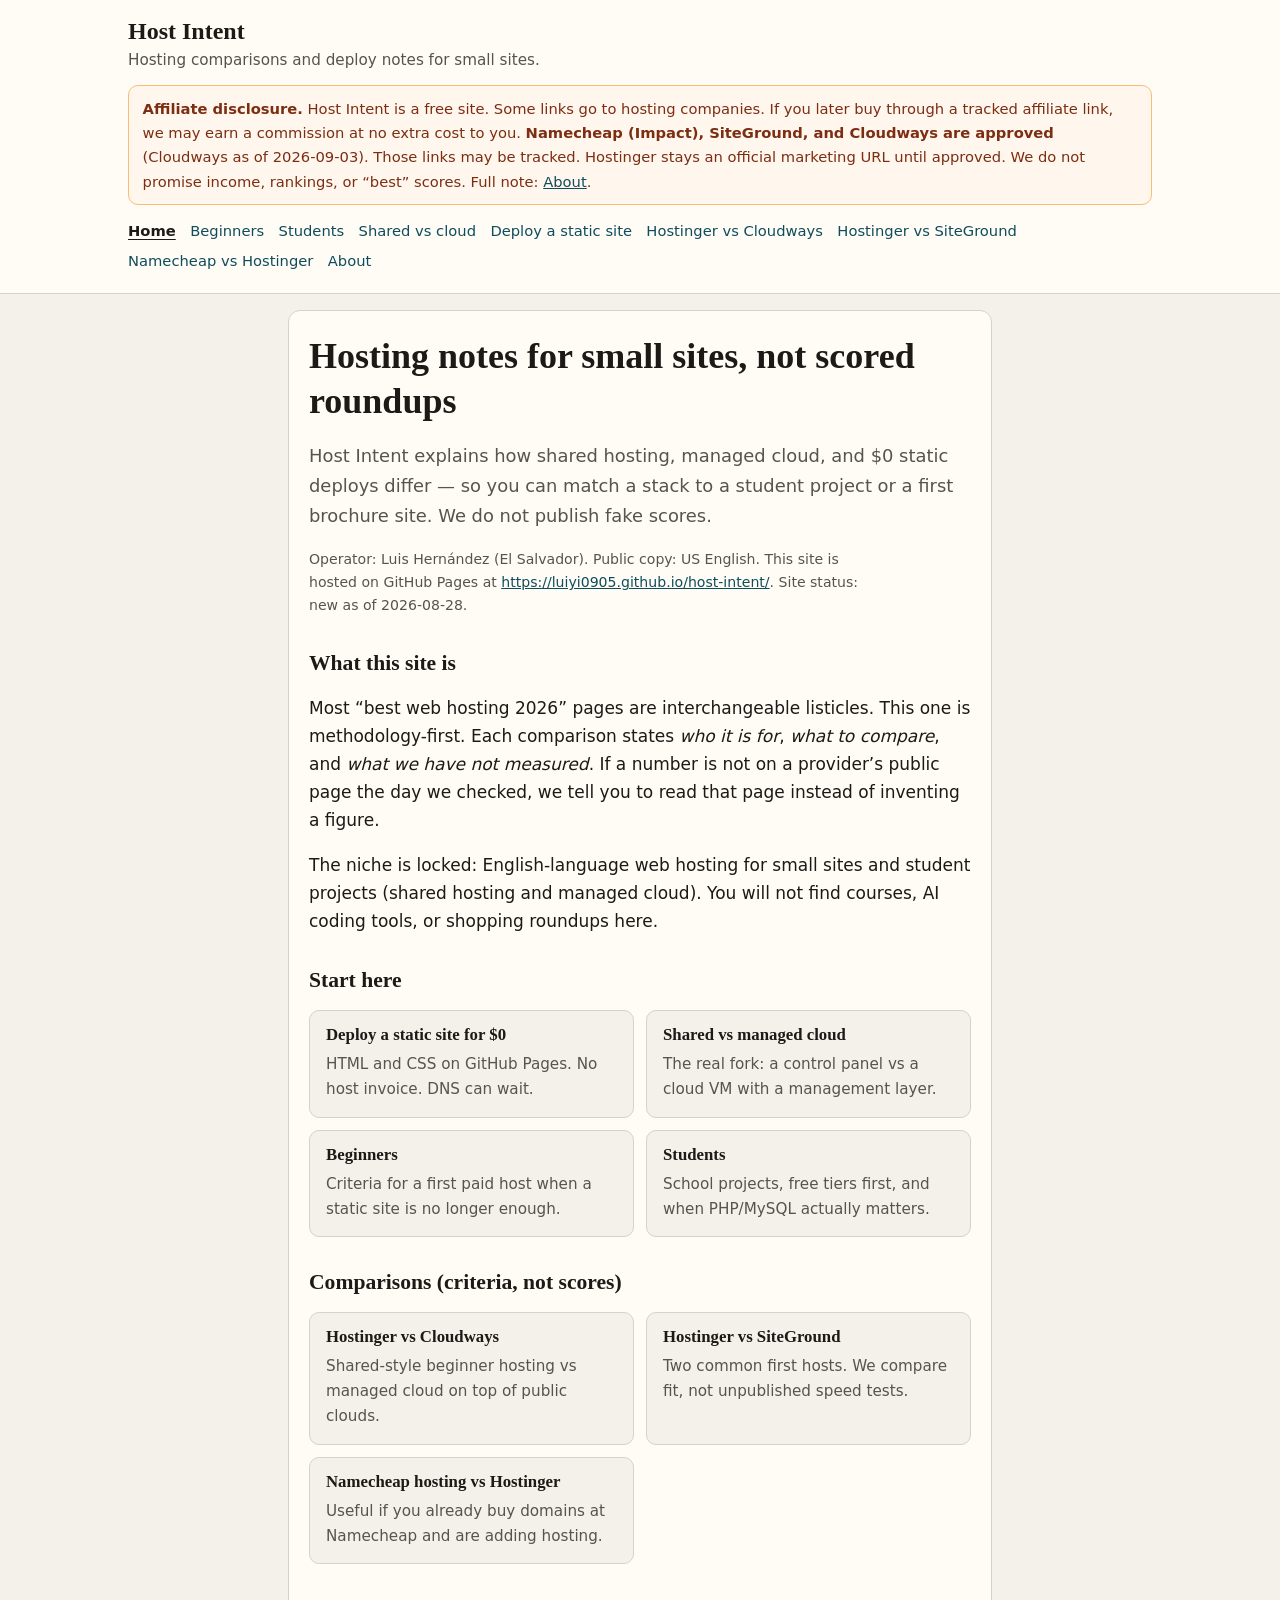
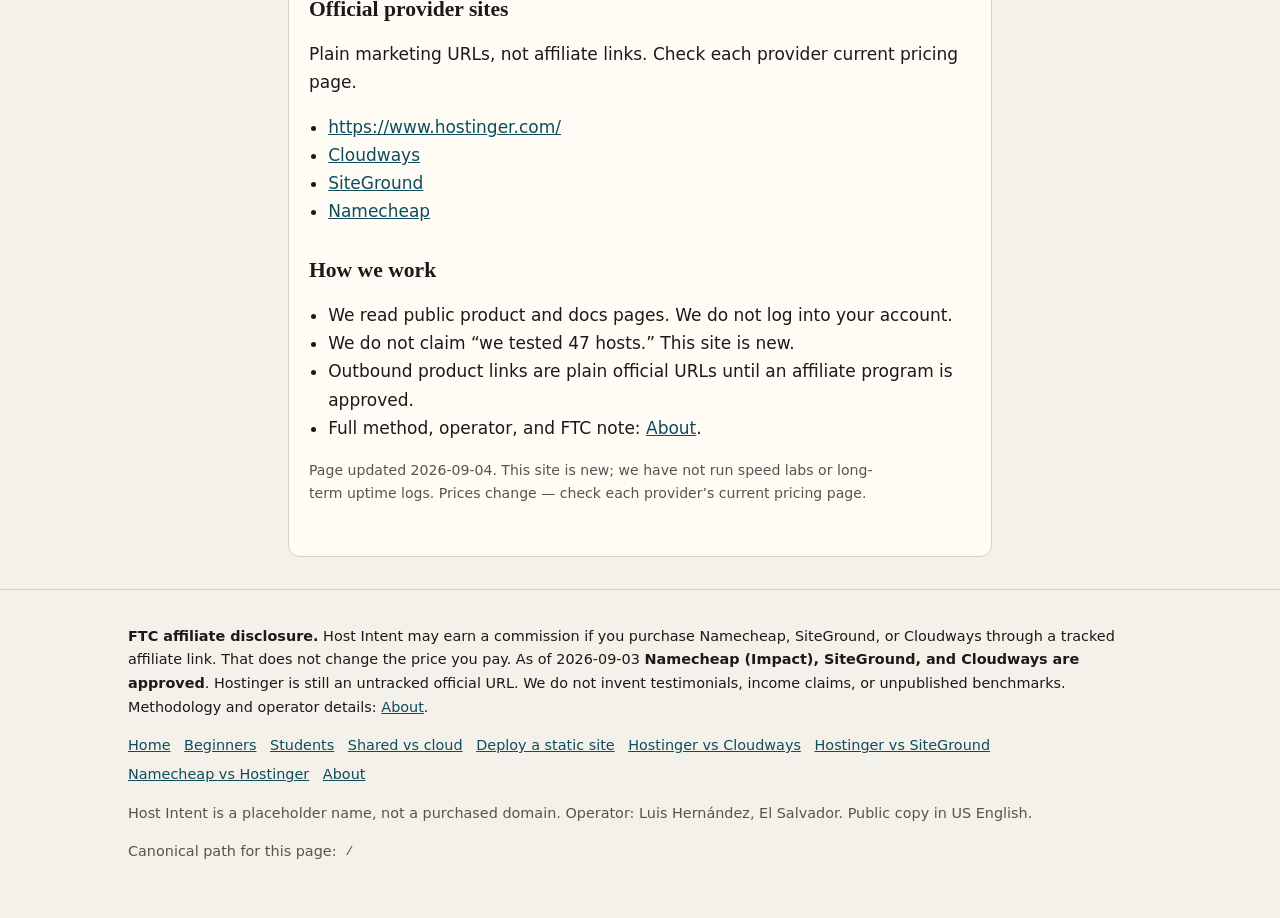
<file: index.html>
<!DOCTYPE html>
<html lang="en-US">
<head>
  <meta charset="utf-8">
  <meta name="viewport" content="width=device-width, initial-scale=1">
  <title>Host Intent — hosting comparisons for small sites</title>
  <meta name="description" content="Hosting comparisons and deploy notes for small sites. Methodology-first, no fake scores. Affiliate disclosure on every page.">
  <meta name="author" content="Luis Hernández">
  <meta name='impact-site-verification' value='98e50b40-ed8d-45e0-9923-0b306eca4242'>
  <link rel="icon" href="favicon.svg" type="image/svg+xml">
  <link rel="stylesheet" href="css/style.css">
</head>
<body>
  <a class="skip" href="#content">Skip to content</a>
  <header class="site">
    <div class="wrap">
      <p class="brand"><a href="./">Host Intent</a></p>
      <p class="tagline">Hosting comparisons and deploy notes for small sites.</p>
      <p class="ftc-banner"><strong>Affiliate disclosure.</strong> Host Intent is a free site. Some links go to hosting companies. If you later buy through a tracked affiliate link, we may earn a commission at no extra cost to you. <strong>Namecheap (Impact), SiteGround, and Cloudways are approved</strong> (Cloudways as of 2026-09-03). Those links may be tracked. Hostinger stays an official marketing URL until approved. We do not promise income, rankings, or “best” scores. Full note: <a href="about/">About</a>.</p>
      <nav class="primary" aria-label="Primary"><a href="./" aria-current="page">Home</a>
        <a href="best-web-hosting-for-beginners/">Beginners</a>
        <a href="best-hosting-for-students/">Students</a>
        <a href="shared-vs-managed-cloud-hosting/">Shared vs cloud</a>
        <a href="how-to-deploy-a-static-site/">Deploy a static site</a>
        <a href="hostinger-vs-cloudways/">Hostinger vs Cloudways</a>
        <a href="hostinger-vs-siteground/">Hostinger vs SiteGround</a>
        <a href="namecheap-hosting-vs-hostinger/">Namecheap vs Hostinger</a>
        <a href="about/">About</a>
      </nav>
    </div>
  </header>
  <main id="content">
    
    <h1>Hosting notes for small sites, not scored roundups</h1>
    <p class="lede">Host Intent explains how shared hosting, managed cloud, and $0 static deploys differ — so you can match a stack to a student project or a first brochure site. We do not publish fake scores.</p>
    <p class="meta">Operator: Luis Hernández (El Salvador). Public copy: US English. This site is hosted on GitHub Pages at <a href="https://luiyi0905.github.io/host-intent/">https://luiyi0905.github.io/host-intent/</a>. Site status: new as of 2026-08-28.</p>

    <h2>What this site is</h2>
    <p>Most “best web hosting 2026” pages are interchangeable listicles. This one is methodology-first. Each comparison states <em>who it is for</em>, <em>what to compare</em>, and <em>what we have not measured</em>. If a number is not on a provider’s public page the day we checked, we tell you to read that page instead of inventing a figure.</p>
    <p>The niche is locked: English-language web hosting for small sites and student projects (shared hosting and managed cloud). You will not find courses, AI coding tools, or shopping roundups here.</p>

    <h2>Start here</h2>
    <div class="cards">
      <a class="card" href="how-to-deploy-a-static-site/">
        <h3>Deploy a static site for $0</h3>
        <p>HTML and CSS on GitHub Pages. No host invoice. DNS can wait.</p>
      </a>
      <a class="card" href="shared-vs-managed-cloud-hosting/">
        <h3>Shared vs managed cloud</h3>
        <p>The real fork: a control panel vs a cloud VM with a management layer.</p>
      </a>
      <a class="card" href="best-web-hosting-for-beginners/">
        <h3>Beginners</h3>
        <p>Criteria for a first paid host when a static site is no longer enough.</p>
      </a>
      <a class="card" href="best-hosting-for-students/">
        <h3>Students</h3>
        <p>School projects, free tiers first, and when PHP/MySQL actually matters.</p>
      </a>
    </div>

    <h2>Comparisons (criteria, not scores)</h2>
    <div class="cards">
      <a class="card" href="hostinger-vs-cloudways/">
        <h3>Hostinger vs Cloudways</h3>
        <p>Shared-style beginner hosting vs managed cloud on top of public clouds.</p>
      </a>
      <a class="card" href="hostinger-vs-siteground/">
        <h3>Hostinger vs SiteGround</h3>
        <p>Two common first hosts. We compare fit, not unpublished speed tests.</p>
      </a>
      <a class="card" href="namecheap-hosting-vs-hostinger/">
        <h3>Namecheap hosting vs Hostinger</h3>
        <p>Useful if you already buy domains at Namecheap and are adding hosting.</p>
      </a>
    </div>

    <h2>Official provider sites</h2>
    <p>Plain marketing URLs, not affiliate links. Check each provider current pricing page.</p>
    <ul class="plain official">
      <li><a href="https://www.hostinger.com/">https://www.hostinger.com/</a></li>
      <li><a href="https://www.cloudways.com/en/?id=2203673" rel="sponsored">Cloudways</a></li>
      <li><a href="https://www.siteground.com/index.htm?afcode=ca3e5f79665051eeba53d5917cbd94e7" rel="sponsored">SiteGround</a></li>
      <li><a href="https://namecheap.pxf.io/c/7699650/1632743/5618?subId1=hi-hub&amp;subId2=host-intent" rel="sponsored">Namecheap</a></li>
    </ul>

    <h2>How we work</h2>
    <ul class="plain">
      <li>We read public product and docs pages. We do not log into your account.</li>
      <li>We do not claim “we tested 47 hosts.” This site is new.</li>
      <li>Outbound product links are plain official URLs until an affiliate program is approved.</li>
      <li>Full method, operator, and FTC note: <a href="about/">About</a>.</li>
    </ul>

    <p class="meta">Page updated 2026-09-04. This site is new; we have not run speed labs or long-term uptime logs. Prices change — check each provider’s current pricing page.</p>
  </main>
  <footer class="site">
    <div class="wrap">
      <p class="ftc-footer"><strong>FTC affiliate disclosure.</strong> Host Intent may earn a commission if you purchase Namecheap, SiteGround, or Cloudways through a tracked affiliate link. That does not change the price you pay. As of 2026-09-03 <strong>Namecheap (Impact), SiteGround, and Cloudways are approved</strong>. Hostinger is still an untracked official URL. We do not invent testimonials, income claims, or unpublished benchmarks. Methodology and operator details: <a href="about/">About</a>.</p>
      <nav aria-label="Footer"><a href="./" aria-current="page">Home</a>
        <a href="best-web-hosting-for-beginners/">Beginners</a>
        <a href="best-hosting-for-students/">Students</a>
        <a href="shared-vs-managed-cloud-hosting/">Shared vs cloud</a>
        <a href="how-to-deploy-a-static-site/">Deploy a static site</a>
        <a href="hostinger-vs-cloudways/">Hostinger vs Cloudways</a>
        <a href="hostinger-vs-siteground/">Hostinger vs SiteGround</a>
        <a href="namecheap-hosting-vs-hostinger/">Namecheap vs Hostinger</a>
        <a href="about/">About</a>
      </nav>
      <p>Host Intent is a placeholder name, not a purchased domain. Operator: Luis Hernández, El Salvador. Public copy in US English.</p>
      <p>Canonical path for this page: <code>/</code></p>
    </div>
  </footer>
</body>
</html>
</file>
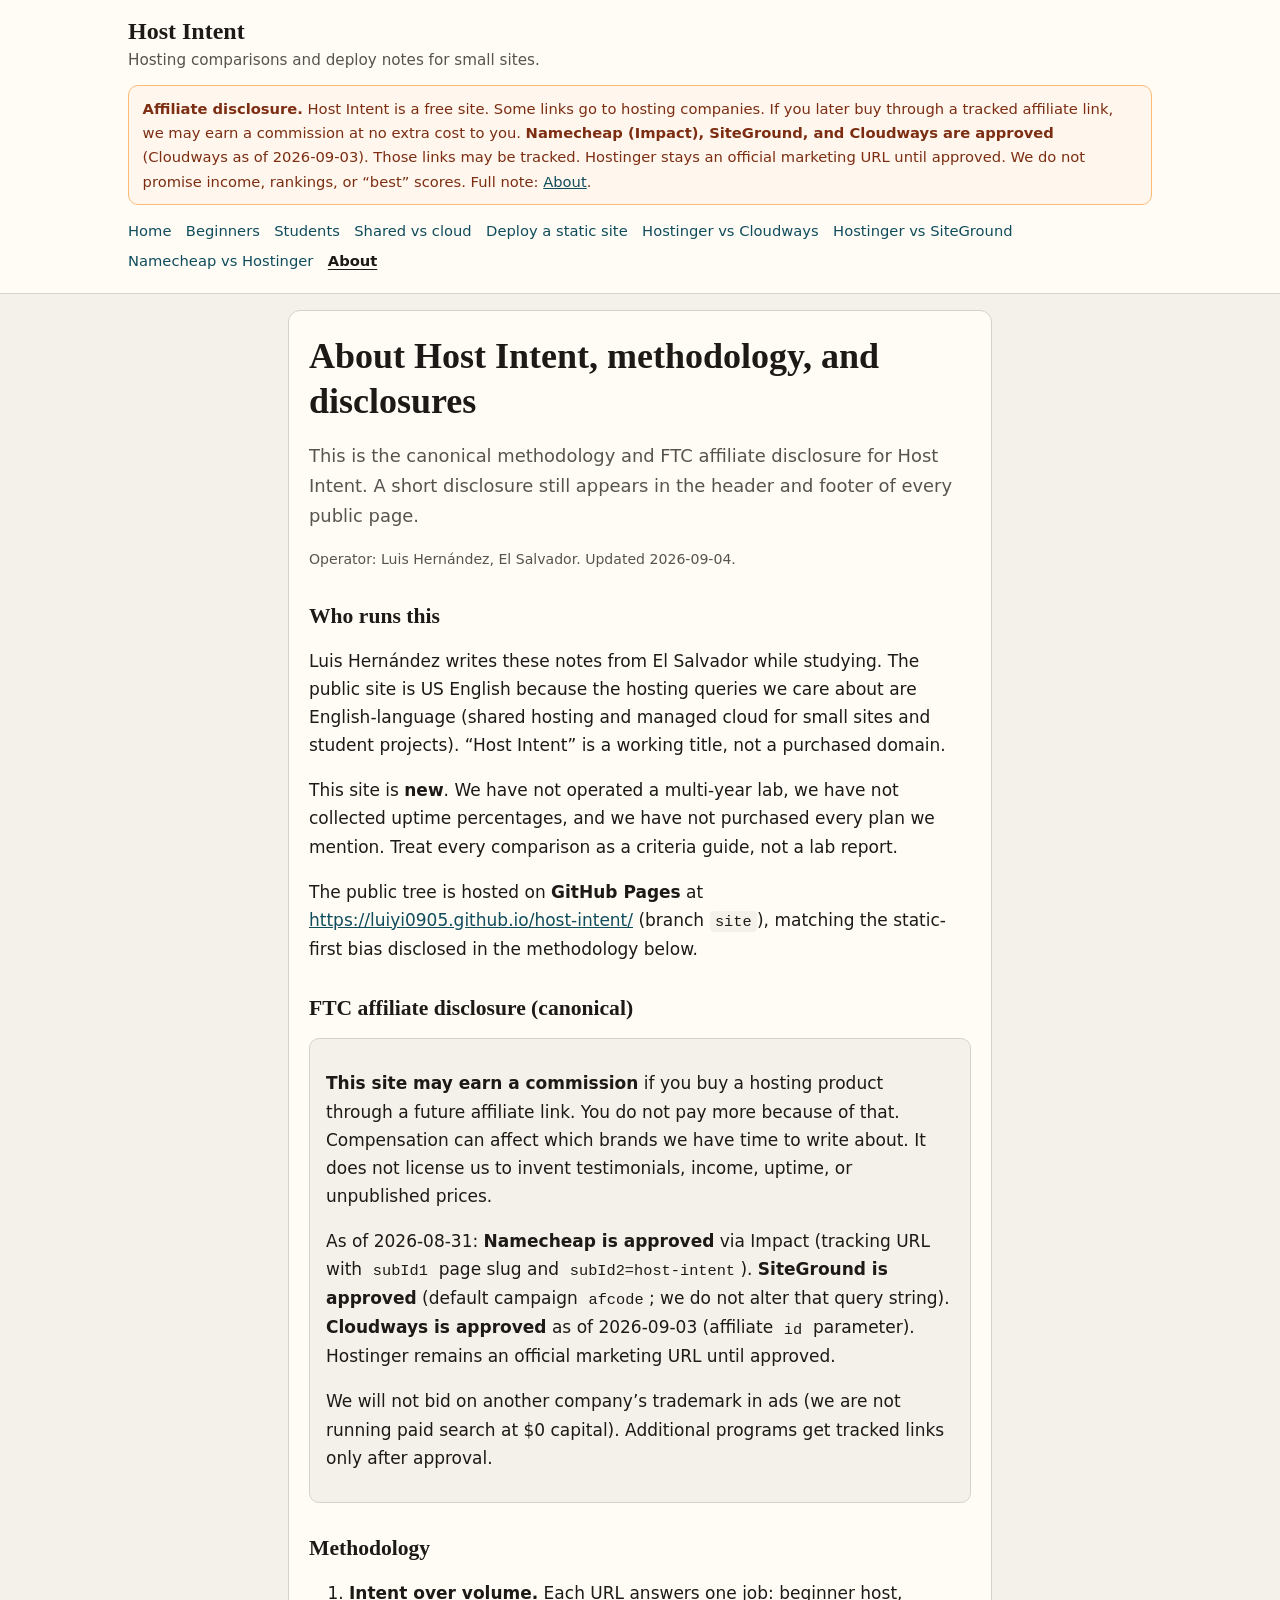
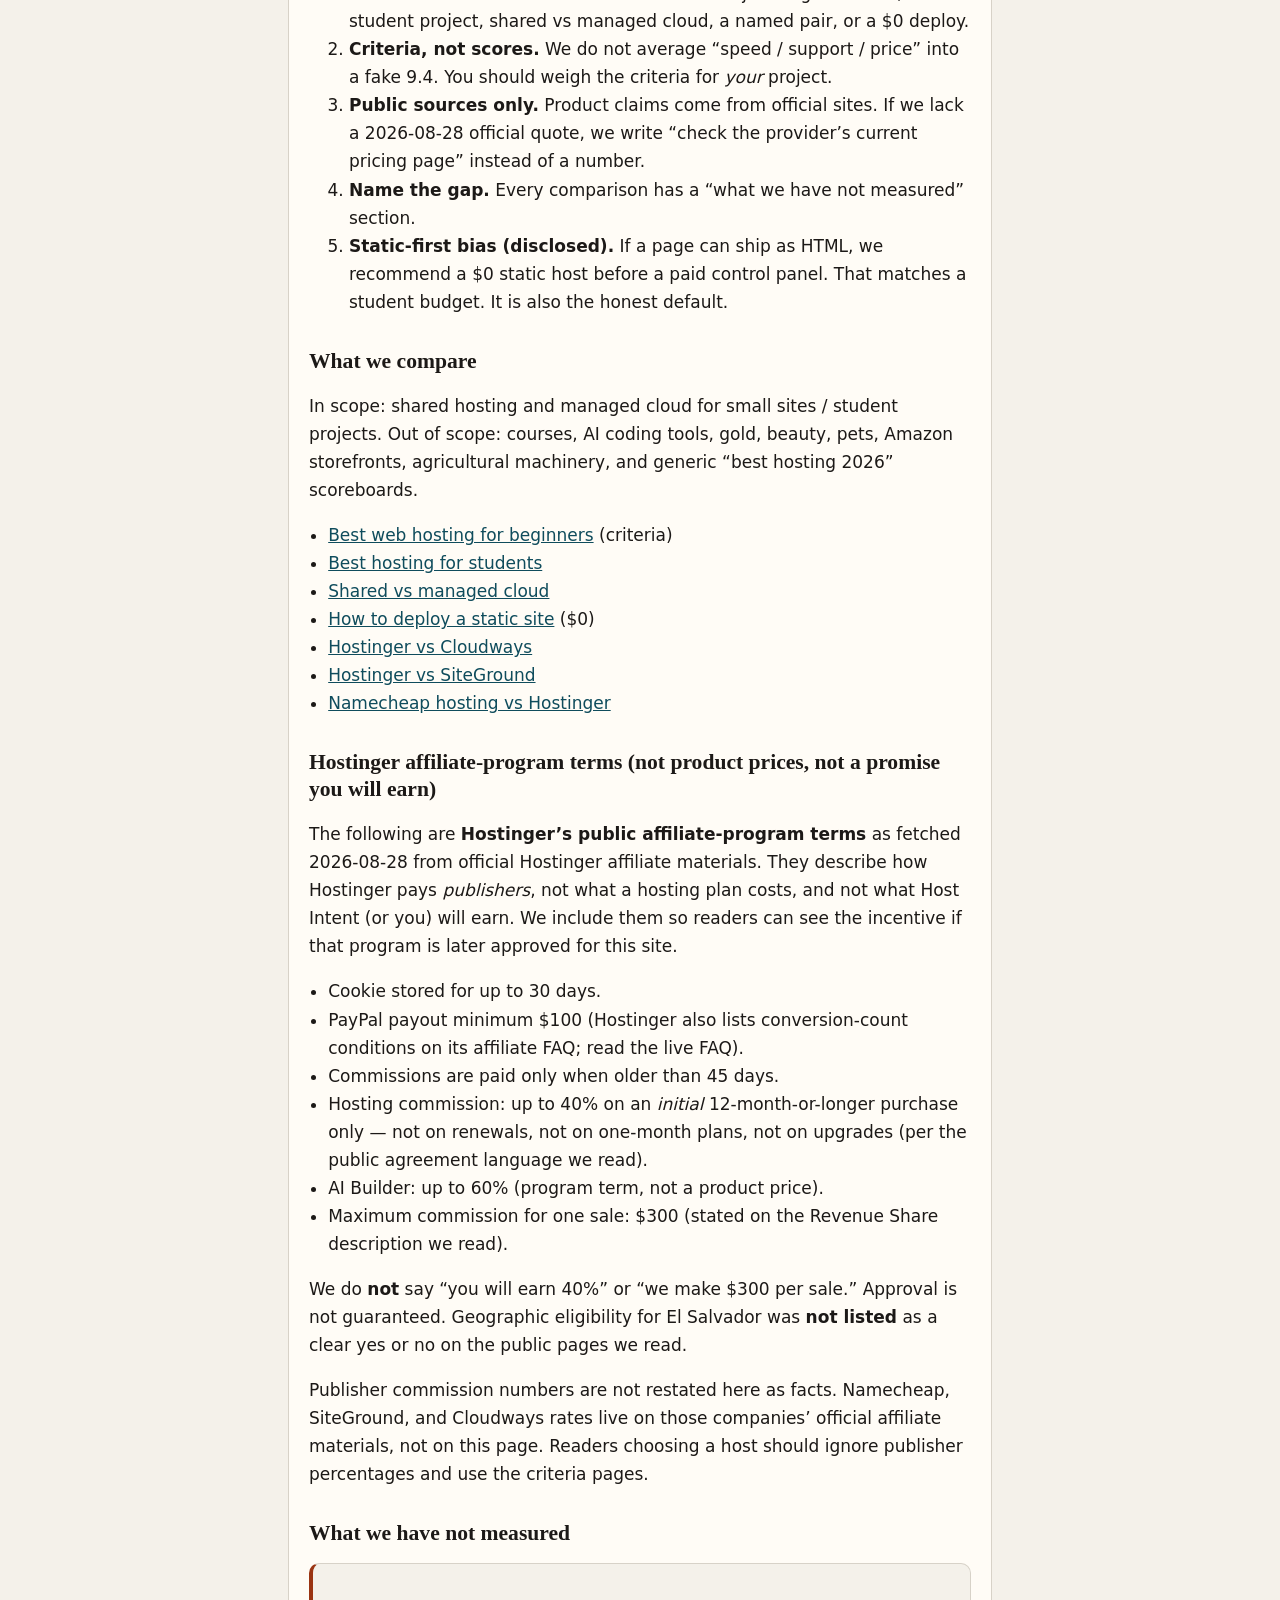
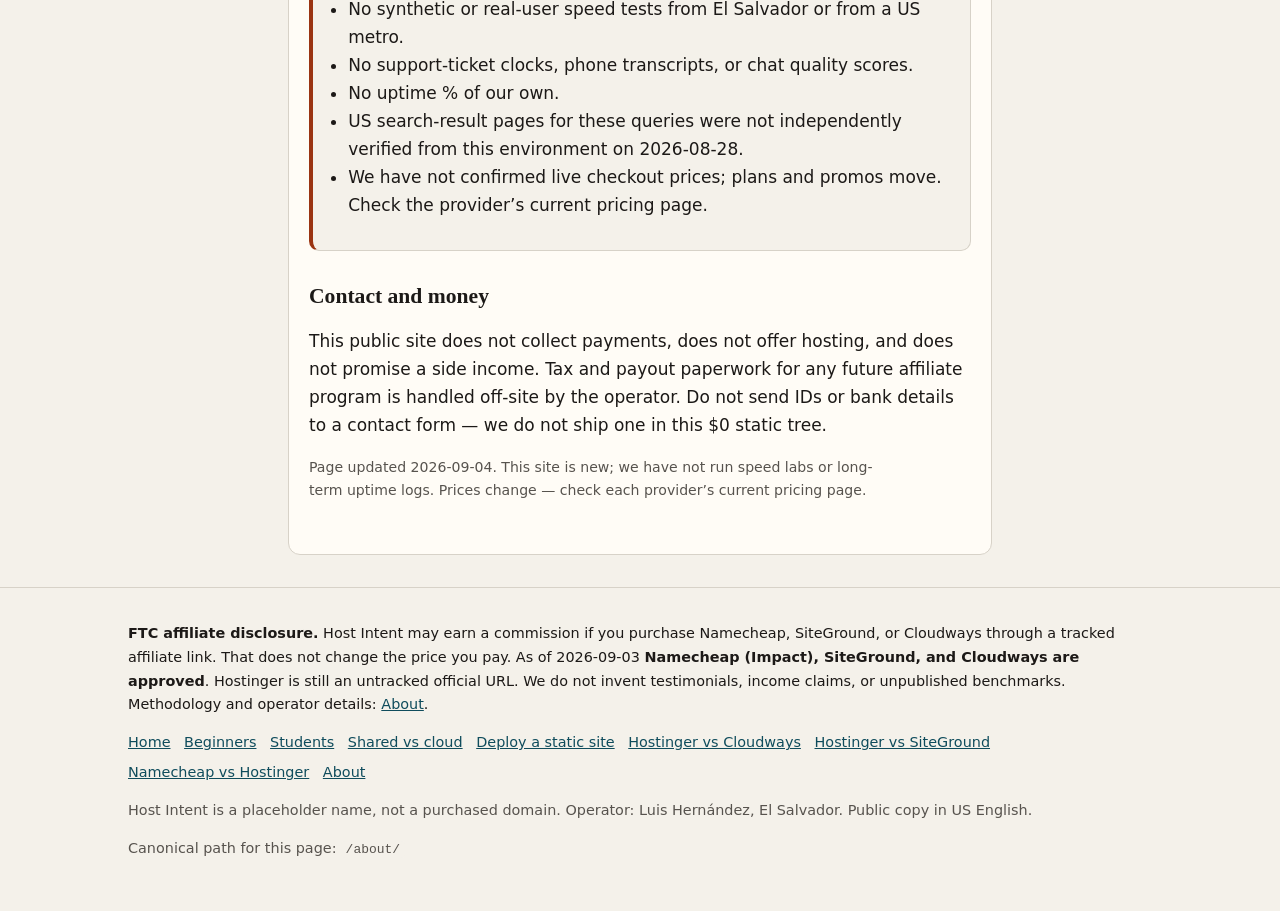
<file: about/index.html>
<!DOCTYPE html>
<html lang="en-US">
<head>
  <meta charset="utf-8">
  <meta name="viewport" content="width=device-width, initial-scale=1">
  <title>About, methodology, and FTC disclosure — Host Intent</title>
  <meta name="description" content="Who runs Host Intent, how comparisons are written, what we have not measured, and the canonical FTC affiliate disclosure.">
  <meta name="author" content="Luis Hernández">
  <link rel="icon" href="../favicon.svg" type="image/svg+xml">
  <link rel="stylesheet" href="../css/style.css">
</head>
<body>
  <a class="skip" href="#content">Skip to content</a>
  <header class="site">
    <div class="wrap">
      <p class="brand"><a href="../">Host Intent</a></p>
      <p class="tagline">Hosting comparisons and deploy notes for small sites.</p>
      <p class="ftc-banner"><strong>Affiliate disclosure.</strong> Host Intent is a free site. Some links go to hosting companies. If you later buy through a tracked affiliate link, we may earn a commission at no extra cost to you. <strong>Namecheap (Impact), SiteGround, and Cloudways are approved</strong> (Cloudways as of 2026-09-03). Those links may be tracked. Hostinger stays an official marketing URL until approved. We do not promise income, rankings, or “best” scores. Full note: <a href="../about/">About</a>.</p>
      <nav class="primary" aria-label="Primary"><a href="../">Home</a>
        <a href="../best-web-hosting-for-beginners/">Beginners</a>
        <a href="../best-hosting-for-students/">Students</a>
        <a href="../shared-vs-managed-cloud-hosting/">Shared vs cloud</a>
        <a href="../how-to-deploy-a-static-site/">Deploy a static site</a>
        <a href="../hostinger-vs-cloudways/">Hostinger vs Cloudways</a>
        <a href="../hostinger-vs-siteground/">Hostinger vs SiteGround</a>
        <a href="../namecheap-hosting-vs-hostinger/">Namecheap vs Hostinger</a>
        <a href="../about/" aria-current="page">About</a>
      </nav>
    </div>
  </header>
  <main id="content">
    
    <h1>About Host Intent, methodology, and disclosures</h1>
    <p class="lede">This is the canonical methodology and FTC affiliate disclosure for Host Intent. A short disclosure still appears in the header and footer of every public page.</p>
    <p class="meta">Operator: Luis Hernández, El Salvador. Updated 2026-09-04.</p>

    <h2>Who runs this</h2>
    <p>Luis Hernández writes these notes from El Salvador while studying. The public site is US English because the hosting queries we care about are English-language (shared hosting and managed cloud for small sites and student projects). “Host Intent” is a working title, not a purchased domain.</p>
    <p>This site is <strong>new</strong>. We have not operated a multi-year lab, we have not collected uptime percentages, and we have not purchased every plan we mention. Treat every comparison as a criteria guide, not a lab report.</p>
    <p>The public tree is hosted on <strong>GitHub Pages</strong> at <a href="https://luiyi0905.github.io/host-intent/">https://luiyi0905.github.io/host-intent/</a> (branch <code>site</code>), matching the static-first bias disclosed in the methodology below.</p>

    <h2>FTC affiliate disclosure (canonical)</h2>
    <div class="note">
      <p><strong>This site may earn a commission</strong> if you buy a hosting product through a future affiliate link. You do not pay more because of that. Compensation can affect which brands we have time to write about. It does not license us to invent testimonials, income, uptime, or unpublished prices.</p>
      <p>As of 2026-08-31: <strong>Namecheap is approved</strong> via Impact (tracking URL with <code>subId1</code> page slug and <code>subId2=host-intent</code>). <strong>SiteGround is approved</strong> (default campaign <code>afcode</code>; we do not alter that query string). <strong>Cloudways is approved</strong> as of 2026-09-03 (affiliate <code>id</code> parameter). Hostinger remains an official marketing URL until approved.</p>
      <p>We will not bid on another company’s trademark in ads (we are not running paid search at $0 capital). Additional programs get tracked links only after approval.</p>
    </div>

    <h2>Methodology</h2>
    <ol>
      <li><strong>Intent over volume.</strong> Each URL answers one job: beginner host, student project, shared vs managed cloud, a named pair, or a $0 deploy.</li>
      <li><strong>Criteria, not scores.</strong> We do not average “speed / support / price” into a fake 9.4. You should weigh the criteria for <em>your</em> project.</li>
      <li><strong>Public sources only.</strong> Product claims come from official sites. If we lack a 2026-08-28 official quote, we write “check the provider’s current pricing page” instead of a number.</li>
      <li><strong>Name the gap.</strong> Every comparison has a “what we have not measured” section.</li>
      <li><strong>Static-first bias (disclosed).</strong> If a page can ship as HTML, we recommend a $0 static host before a paid control panel. That matches a student budget. It is also the honest default.</li>
    </ol>

    <h2>What we compare</h2>
    <p>In scope: shared hosting and managed cloud for small sites / student projects. Out of scope: courses, AI coding tools, gold, beauty, pets, Amazon storefronts, agricultural machinery, and generic “best hosting 2026” scoreboards.</p>
    <ul class="plain">
      <li><a href="../best-web-hosting-for-beginners/">Best web hosting for beginners</a> (criteria)</li>
      <li><a href="../best-hosting-for-students/">Best hosting for students</a></li>
      <li><a href="../shared-vs-managed-cloud-hosting/">Shared vs managed cloud</a></li>
      <li><a href="../how-to-deploy-a-static-site/">How to deploy a static site</a> ($0)</li>
      <li><a href="../hostinger-vs-cloudways/">Hostinger vs Cloudways</a></li>
      <li><a href="../hostinger-vs-siteground/">Hostinger vs SiteGround</a></li>
      <li><a href="../namecheap-hosting-vs-hostinger/">Namecheap hosting vs Hostinger</a></li>
    </ul>

    <h2>Hostinger affiliate-program terms (not product prices, not a promise you will earn)</h2>
    <p>The following are <strong>Hostinger’s public affiliate-program terms</strong> as fetched 2026-08-28 from official Hostinger affiliate materials. They describe how Hostinger pays <em>publishers</em>, not what a hosting plan costs, and not what Host Intent (or you) will earn. We include them so readers can see the incentive if that program is later approved for this site.</p>
    <ul class="plain">
      <li>Cookie stored for up to 30 days.</li>
      <li>PayPal payout minimum $100 (Hostinger also lists conversion-count conditions on its affiliate FAQ; read the live FAQ).</li>
      <li>Commissions are paid only when older than 45 days.</li>
      <li>Hosting commission: up to 40% on an <em>initial</em> 12-month-or-longer purchase only — not on renewals, not on one-month plans, not on upgrades (per the public agreement language we read).</li>
      <li>AI Builder: up to 60% (program term, not a product price).</li>
      <li>Maximum commission for one sale: $300 (stated on the Revenue Share description we read).</li>
    </ul>
    <p>We do <strong>not</strong> say “you will earn 40%” or “we make $300 per sale.” Approval is not guaranteed. Geographic eligibility for El Salvador was <strong>not listed</strong> as a clear yes or no on the public pages we read.</p>
    <p>Publisher commission numbers are not restated here as facts. Namecheap, SiteGround, and Cloudways rates live on those companies’ official affiliate materials, not on this page. Readers choosing a host should ignore publisher percentages and use the criteria pages.</p>

    <h2>What we have not measured</h2>
    <div class="not-measured">
      <ul class="plain">
        <li>No synthetic or real-user speed tests from El Salvador or from a US metro.</li>
        <li>No support-ticket clocks, phone transcripts, or chat quality scores.</li>
        <li>No uptime % of our own.</li>
        <li>US search-result pages for these queries were not independently verified from this environment on 2026-08-28.</li>
        <li>We have not confirmed live checkout prices; plans and promos move. Check the provider’s current pricing page.</li>
      </ul>
    </div>

    <h2>Contact and money</h2>
    <p>This public site does not collect payments, does not offer hosting, and does not promise a side income. Tax and payout paperwork for any future affiliate program is handled off-site by the operator. Do not send IDs or bank details to a contact form — we do not ship one in this $0 static tree.</p>

    <p class="meta">Page updated 2026-09-04. This site is new; we have not run speed labs or long-term uptime logs. Prices change — check each provider’s current pricing page.</p>
  </main>
  <footer class="site">
    <div class="wrap">
      <p class="ftc-footer"><strong>FTC affiliate disclosure.</strong> Host Intent may earn a commission if you purchase Namecheap, SiteGround, or Cloudways through a tracked affiliate link. That does not change the price you pay. As of 2026-09-03 <strong>Namecheap (Impact), SiteGround, and Cloudways are approved</strong>. Hostinger is still an untracked official URL. We do not invent testimonials, income claims, or unpublished benchmarks. Methodology and operator details: <a href="../about/">About</a>.</p>
      <nav aria-label="Footer"><a href="../">Home</a>
        <a href="../best-web-hosting-for-beginners/">Beginners</a>
        <a href="../best-hosting-for-students/">Students</a>
        <a href="../shared-vs-managed-cloud-hosting/">Shared vs cloud</a>
        <a href="../how-to-deploy-a-static-site/">Deploy a static site</a>
        <a href="../hostinger-vs-cloudways/">Hostinger vs Cloudways</a>
        <a href="../hostinger-vs-siteground/">Hostinger vs SiteGround</a>
        <a href="../namecheap-hosting-vs-hostinger/">Namecheap vs Hostinger</a>
        <a href="../about/" aria-current="page">About</a>
      </nav>
      <p>Host Intent is a placeholder name, not a purchased domain. Operator: Luis Hernández, El Salvador. Public copy in US English.</p>
      <p>Canonical path for this page: <code>/about/</code></p>
    </div>
  </footer>
</body>
</html>
</file>
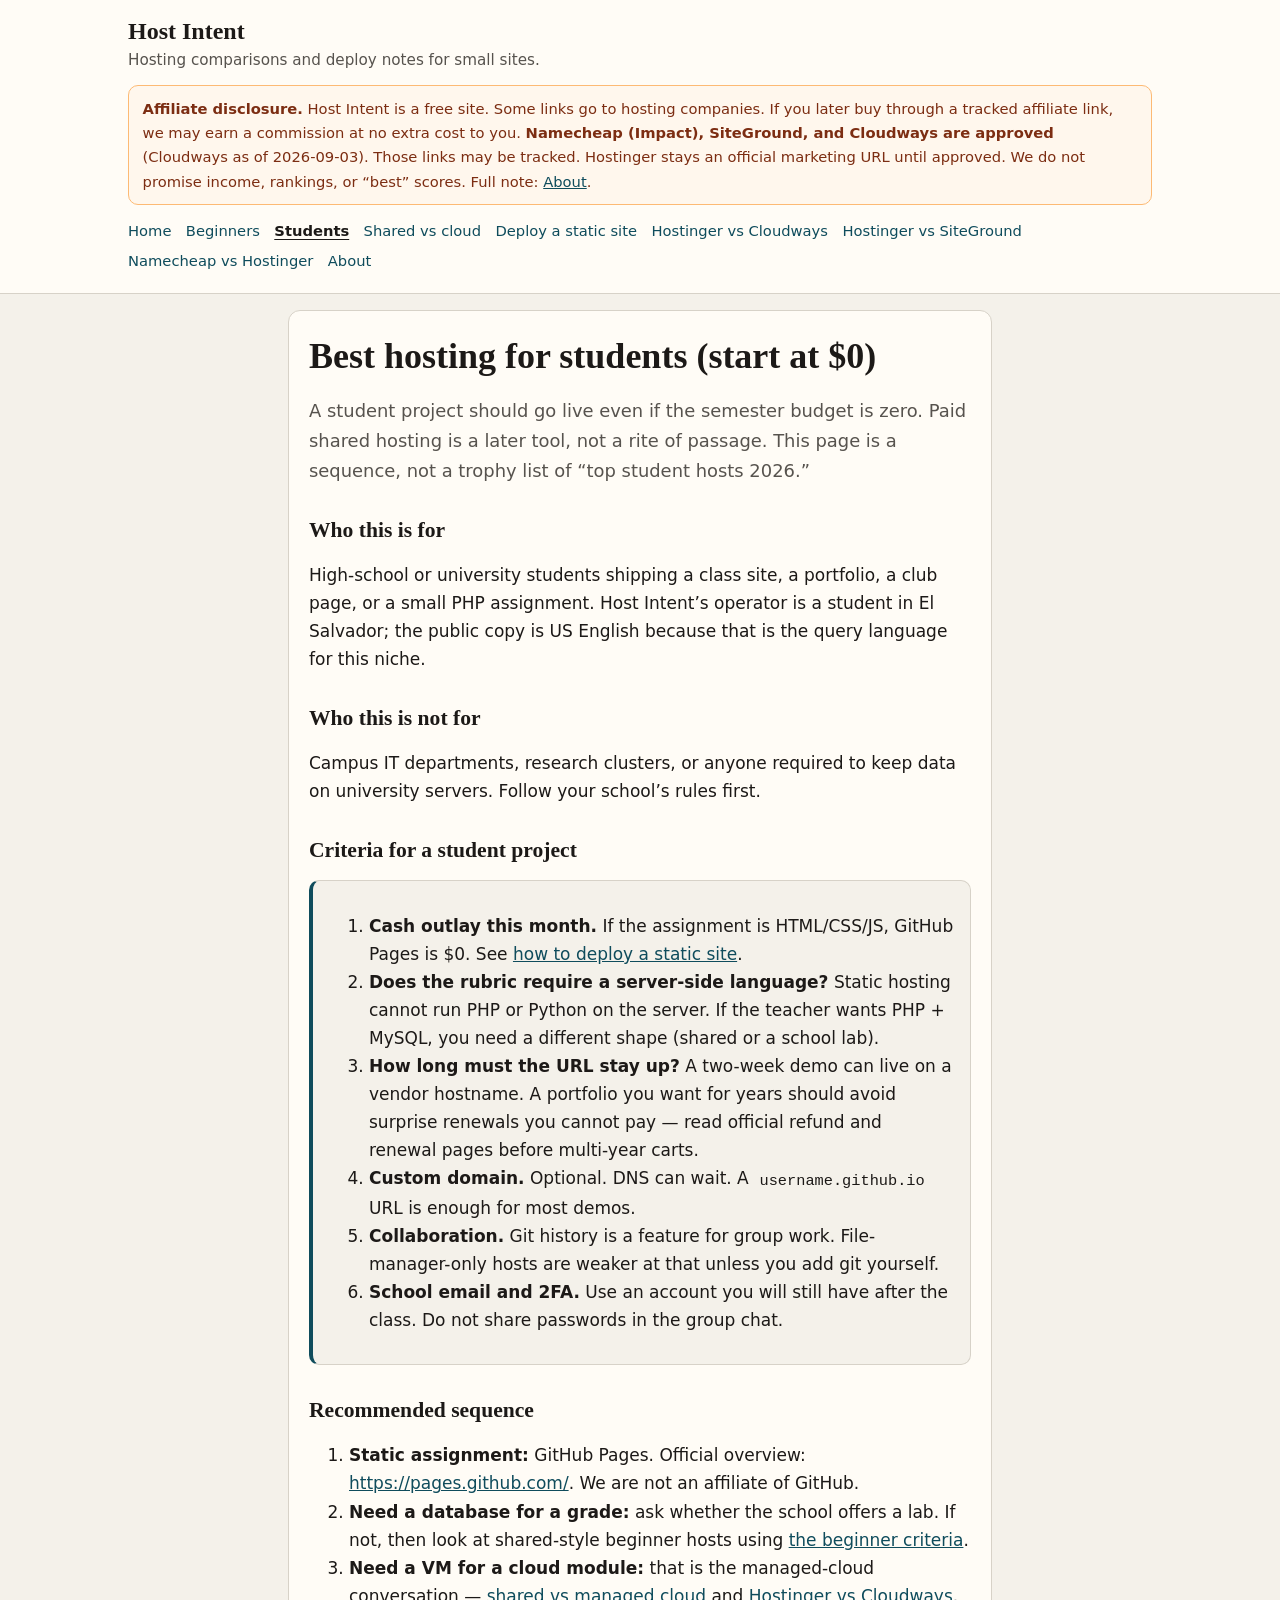
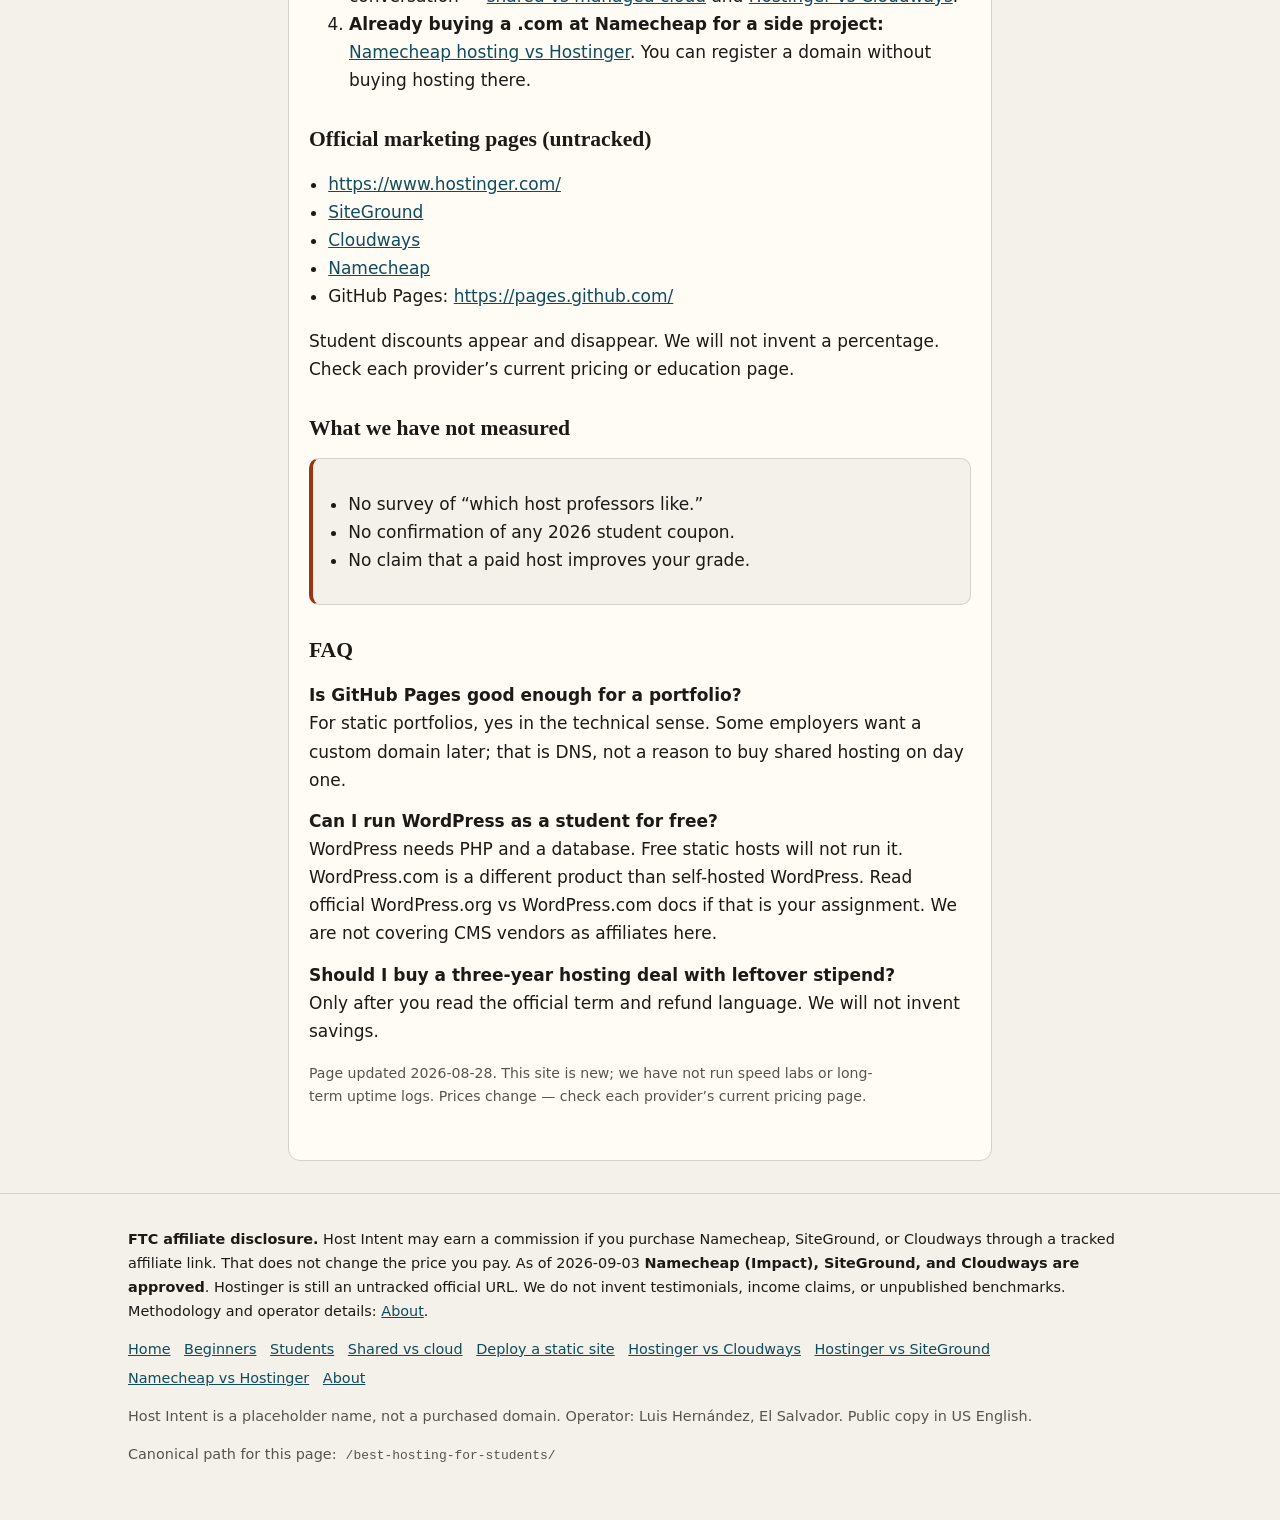
<file: best-hosting-for-students/index.html>
<!DOCTYPE html>
<html lang="en-US">
<head>
  <meta charset="utf-8">
  <meta name="viewport" content="width=device-width, initial-scale=1">
  <title>Best hosting for students — Host Intent</title>
  <meta name="description" content="Student projects should start at $0 with GitHub Pages. Paid shared or managed cloud only when the rubric needs a server. Criteria, not trophies.">
  <meta name="author" content="Luis Hernández">
  <link rel="icon" href="../favicon.svg" type="image/svg+xml">
  <link rel="stylesheet" href="../css/style.css">
</head>
<body>
  <a class="skip" href="#content">Skip to content</a>
  <header class="site">
    <div class="wrap">
      <p class="brand"><a href="../">Host Intent</a></p>
      <p class="tagline">Hosting comparisons and deploy notes for small sites.</p>
      <p class="ftc-banner"><strong>Affiliate disclosure.</strong> Host Intent is a free site. Some links go to hosting companies. If you later buy through a tracked affiliate link, we may earn a commission at no extra cost to you. <strong>Namecheap (Impact), SiteGround, and Cloudways are approved</strong> (Cloudways as of 2026-09-03). Those links may be tracked. Hostinger stays an official marketing URL until approved. We do not promise income, rankings, or “best” scores. Full note: <a href="../about/">About</a>.</p>
      <nav class="primary" aria-label="Primary"><a href="../">Home</a>
        <a href="../best-web-hosting-for-beginners/">Beginners</a>
        <a href="../best-hosting-for-students/" aria-current="page">Students</a>
        <a href="../shared-vs-managed-cloud-hosting/">Shared vs cloud</a>
        <a href="../how-to-deploy-a-static-site/">Deploy a static site</a>
        <a href="../hostinger-vs-cloudways/">Hostinger vs Cloudways</a>
        <a href="../hostinger-vs-siteground/">Hostinger vs SiteGround</a>
        <a href="../namecheap-hosting-vs-hostinger/">Namecheap vs Hostinger</a>
        <a href="../about/">About</a>
      </nav>
    </div>
  </header>
  <main id="content">
    
    <h1>Best hosting for students (start at $0)</h1>
    <p class="lede">A student project should go live even if the semester budget is zero. Paid shared hosting is a later tool, not a rite of passage. This page is a sequence, not a trophy list of “top student hosts 2026.”</p>

    <h2>Who this is for</h2>
    <p>High-school or university students shipping a class site, a portfolio, a club page, or a small PHP assignment. Host Intent’s operator is a student in El Salvador; the public copy is US English because that is the query language for this niche.</p>

    <h2>Who this is not for</h2>
    <p>Campus IT departments, research clusters, or anyone required to keep data on university servers. Follow your school’s rules first.</p>

    <h2>Criteria for a student project</h2>
    <div class="criteria">
      <ol>
        <li><strong>Cash outlay this month.</strong> If the assignment is HTML/CSS/JS, GitHub Pages is $0. See <a href="../how-to-deploy-a-static-site/">how to deploy a static site</a>.</li>
        <li><strong>Does the rubric require a server-side language?</strong> Static hosting cannot run PHP or Python on the server. If the teacher wants PHP + MySQL, you need a different shape (shared or a school lab).</li>
        <li><strong>How long must the URL stay up?</strong> A two-week demo can live on a vendor hostname. A portfolio you want for years should avoid surprise renewals you cannot pay — read official refund and renewal pages before multi-year carts.</li>
        <li><strong>Custom domain.</strong> Optional. DNS can wait. A <code>username.github.io</code> URL is enough for most demos.</li>
        <li><strong>Collaboration.</strong> Git history is a feature for group work. File-manager-only hosts are weaker at that unless you add git yourself.</li>
        <li><strong>School email and 2FA.</strong> Use an account you will still have after the class. Do not share passwords in the group chat.</li>
      </ol>
    </div>

    <h2>Recommended sequence</h2>
    <ol>
      <li><strong>Static assignment:</strong> GitHub Pages. Official overview: <a href="https://pages.github.com/">https://pages.github.com/</a>. We are not an affiliate of GitHub.</li>
      <li><strong>Need a database for a grade:</strong> ask whether the school offers a lab. If not, then look at shared-style beginner hosts using <a href="../best-web-hosting-for-beginners/">the beginner criteria</a>.</li>
      <li><strong>Need a VM for a cloud module:</strong> that is the managed-cloud conversation — <a href="../shared-vs-managed-cloud-hosting/">shared vs managed cloud</a> and <a href="../hostinger-vs-cloudways/">Hostinger vs Cloudways</a>.</li>
      <li><strong>Already buying a .com at Namecheap for a side project:</strong> <a href="../namecheap-hosting-vs-hostinger/">Namecheap hosting vs Hostinger</a>. You can register a domain without buying hosting there.</li>
    </ol>

    <h2>Official marketing pages (untracked)</h2>
    <ul class="plain official">
      <li><a href="https://www.hostinger.com/">https://www.hostinger.com/</a></li>
      <li><a href="https://www.siteground.com/index.htm?afcode=ca3e5f79665051eeba53d5917cbd94e7" rel="sponsored">SiteGround</a></li>
      <li><a href="https://www.cloudways.com/en/?id=2203673" rel="sponsored">Cloudways</a></li>
      <li><a href="https://namecheap.pxf.io/c/7699650/1632743/5618?subId1=hi-best-hosting-for-students&amp;subId2=host-intent" rel="sponsored">Namecheap</a></li>
      <li>GitHub Pages: <a href="https://pages.github.com/">https://pages.github.com/</a></li>
    </ul>
    <p>Student discounts appear and disappear. We will not invent a percentage. Check each provider’s current pricing or education page.</p>

    <h2>What we have not measured</h2>
    <div class="not-measured">
      <ul class="plain">
        <li>No survey of “which host professors like.”</li>
        <li>No confirmation of any 2026 student coupon.</li>
        <li>No claim that a paid host improves your grade.</li>
      </ul>
    </div>

    <h2>FAQ</h2>
    <dl>
      <dt>Is GitHub Pages good enough for a portfolio?</dt>
      <dd>For static portfolios, yes in the technical sense. Some employers want a custom domain later; that is DNS, not a reason to buy shared hosting on day one.</dd>
      <dt>Can I run WordPress as a student for free?</dt>
      <dd>WordPress needs PHP and a database. Free static hosts will not run it. WordPress.com is a different product than self-hosted WordPress. Read official WordPress.org vs WordPress.com docs if that is your assignment. We are not covering CMS vendors as affiliates here.</dd>
      <dt>Should I buy a three-year hosting deal with leftover stipend?</dt>
      <dd>Only after you read the official term and refund language. We will not invent savings.</dd>
    </dl>

    <p class="meta">Page updated 2026-08-28. This site is new; we have not run speed labs or long-term uptime logs. Prices change — check each provider’s current pricing page.</p>
  </main>
  <footer class="site">
    <div class="wrap">
      <p class="ftc-footer"><strong>FTC affiliate disclosure.</strong> Host Intent may earn a commission if you purchase Namecheap, SiteGround, or Cloudways through a tracked affiliate link. That does not change the price you pay. As of 2026-09-03 <strong>Namecheap (Impact), SiteGround, and Cloudways are approved</strong>. Hostinger is still an untracked official URL. We do not invent testimonials, income claims, or unpublished benchmarks. Methodology and operator details: <a href="../about/">About</a>.</p>
      <nav aria-label="Footer"><a href="../">Home</a>
        <a href="../best-web-hosting-for-beginners/">Beginners</a>
        <a href="../best-hosting-for-students/" aria-current="page">Students</a>
        <a href="../shared-vs-managed-cloud-hosting/">Shared vs cloud</a>
        <a href="../how-to-deploy-a-static-site/">Deploy a static site</a>
        <a href="../hostinger-vs-cloudways/">Hostinger vs Cloudways</a>
        <a href="../hostinger-vs-siteground/">Hostinger vs SiteGround</a>
        <a href="../namecheap-hosting-vs-hostinger/">Namecheap vs Hostinger</a>
        <a href="../about/">About</a>
      </nav>
      <p>Host Intent is a placeholder name, not a purchased domain. Operator: Luis Hernández, El Salvador. Public copy in US English.</p>
      <p>Canonical path for this page: <code>/best-hosting-for-students/</code></p>
    </div>
  </footer>
</body>
</html>
</file>
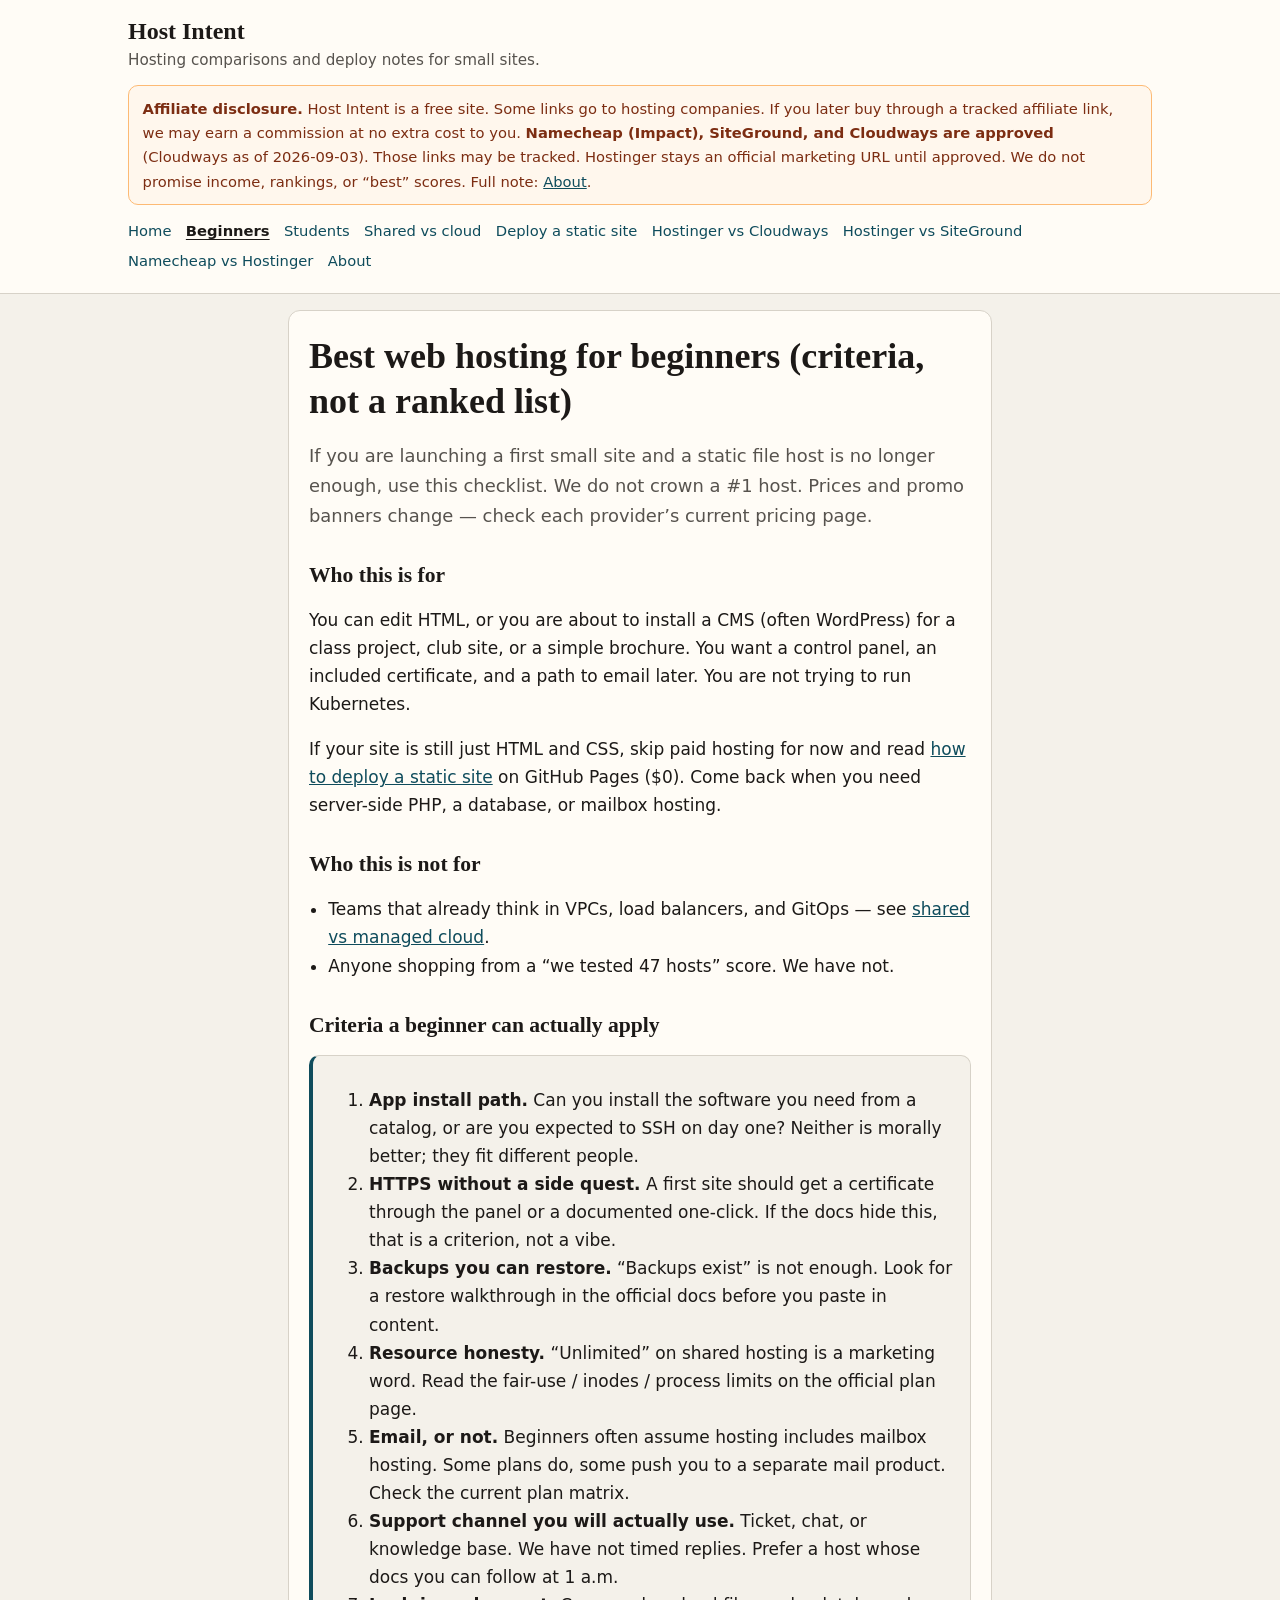
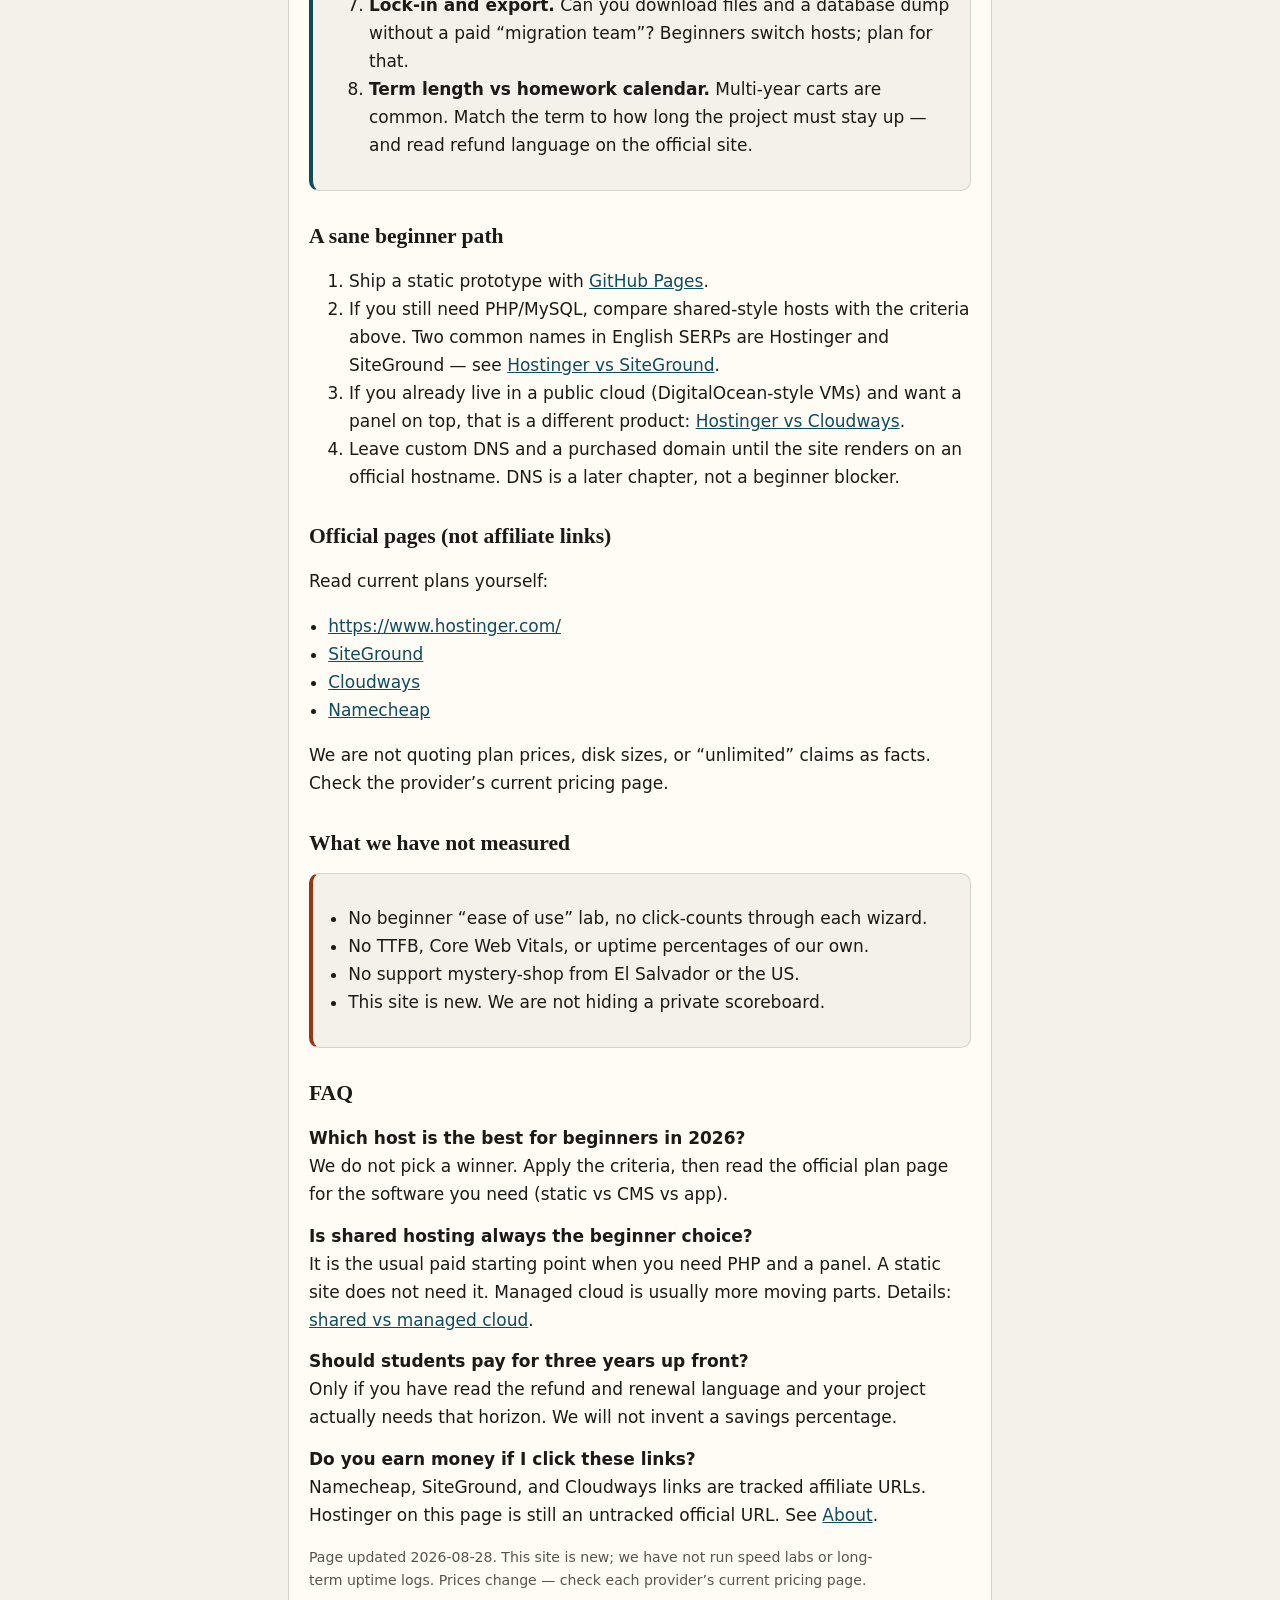
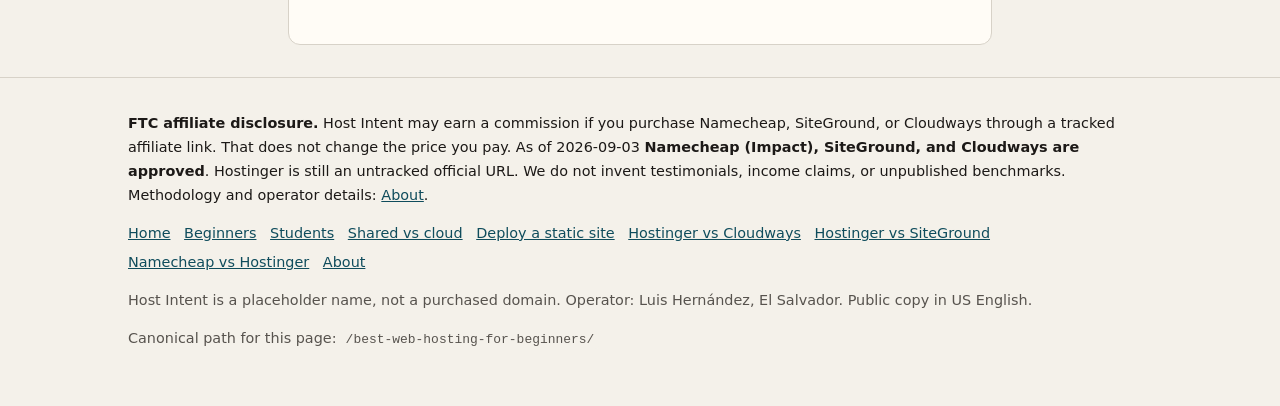
<file: best-web-hosting-for-beginners/index.html>
<!DOCTYPE html>
<html lang="en-US">
<head>
  <meta charset="utf-8">
  <meta name="viewport" content="width=device-width, initial-scale=1">
  <title>Best web hosting for beginners — Host Intent</title>
  <meta name="description" content="A criteria checklist for a first paid host. No fake scores, no invented prices. Static sites can stay on GitHub Pages for $0.">
  <meta name="author" content="Luis Hernández">
  <link rel="icon" href="../favicon.svg" type="image/svg+xml">
  <link rel="stylesheet" href="../css/style.css">
</head>
<body>
  <a class="skip" href="#content">Skip to content</a>
  <header class="site">
    <div class="wrap">
      <p class="brand"><a href="../">Host Intent</a></p>
      <p class="tagline">Hosting comparisons and deploy notes for small sites.</p>
      <p class="ftc-banner"><strong>Affiliate disclosure.</strong> Host Intent is a free site. Some links go to hosting companies. If you later buy through a tracked affiliate link, we may earn a commission at no extra cost to you. <strong>Namecheap (Impact), SiteGround, and Cloudways are approved</strong> (Cloudways as of 2026-09-03). Those links may be tracked. Hostinger stays an official marketing URL until approved. We do not promise income, rankings, or “best” scores. Full note: <a href="../about/">About</a>.</p>
      <nav class="primary" aria-label="Primary"><a href="../">Home</a>
        <a href="../best-web-hosting-for-beginners/" aria-current="page">Beginners</a>
        <a href="../best-hosting-for-students/">Students</a>
        <a href="../shared-vs-managed-cloud-hosting/">Shared vs cloud</a>
        <a href="../how-to-deploy-a-static-site/">Deploy a static site</a>
        <a href="../hostinger-vs-cloudways/">Hostinger vs Cloudways</a>
        <a href="../hostinger-vs-siteground/">Hostinger vs SiteGround</a>
        <a href="../namecheap-hosting-vs-hostinger/">Namecheap vs Hostinger</a>
        <a href="../about/">About</a>
      </nav>
    </div>
  </header>
  <main id="content">
    
    <h1>Best web hosting for beginners (criteria, not a ranked list)</h1>
    <p class="lede">If you are launching a first small site and a static file host is no longer enough, use this checklist. We do not crown a #1 host. Prices and promo banners change — check each provider’s current pricing page.</p>

    <h2>Who this is for</h2>
    <p>You can edit HTML, or you are about to install a CMS (often WordPress) for a class project, club site, or a simple brochure. You want a control panel, an included certificate, and a path to email later. You are not trying to run Kubernetes.</p>
    <p>If your site is still just HTML and CSS, skip paid hosting for now and read <a href="../how-to-deploy-a-static-site/">how to deploy a static site</a> on GitHub Pages ($0). Come back when you need server-side PHP, a database, or mailbox hosting.</p>

    <h2>Who this is not for</h2>
    <ul class="plain">
      <li>Teams that already think in VPCs, load balancers, and GitOps — see <a href="../shared-vs-managed-cloud-hosting/">shared vs managed cloud</a>.</li>
      <li>Anyone shopping from a “we tested 47 hosts” score. We have not.</li>
    </ul>

    <h2>Criteria a beginner can actually apply</h2>
    <div class="criteria">
      <ol>
        <li><strong>App install path.</strong> Can you install the software you need from a catalog, or are you expected to SSH on day one? Neither is morally better; they fit different people.</li>
        <li><strong>HTTPS without a side quest.</strong> A first site should get a certificate through the panel or a documented one-click. If the docs hide this, that is a criterion, not a vibe.</li>
        <li><strong>Backups you can restore.</strong> “Backups exist” is not enough. Look for a restore walkthrough in the official docs before you paste in content.</li>
        <li><strong>Resource honesty.</strong> “Unlimited” on shared hosting is a marketing word. Read the fair-use / inodes / process limits on the official plan page.</li>
        <li><strong>Email, or not.</strong> Beginners often assume hosting includes mailbox hosting. Some plans do, some push you to a separate mail product. Check the current plan matrix.</li>
        <li><strong>Support channel you will actually use.</strong> Ticket, chat, or knowledge base. We have not timed replies. Prefer a host whose docs you can follow at 1 a.m.</li>
        <li><strong>Lock-in and export.</strong> Can you download files and a database dump without a paid “migration team”? Beginners switch hosts; plan for that.</li>
        <li><strong>Term length vs homework calendar.</strong> Multi-year carts are common. Match the term to how long the project must stay up — and read refund language on the official site.</li>
      </ol>
    </div>

    <h2>A sane beginner path</h2>
    <ol>
      <li>Ship a static prototype with <a href="../how-to-deploy-a-static-site/">GitHub Pages</a>.</li>
      <li>If you still need PHP/MySQL, compare shared-style hosts with the criteria above. Two common names in English SERPs are Hostinger and SiteGround — see <a href="../hostinger-vs-siteground/">Hostinger vs SiteGround</a>.</li>
      <li>If you already live in a public cloud (DigitalOcean-style VMs) and want a panel on top, that is a different product: <a href="../hostinger-vs-cloudways/">Hostinger vs Cloudways</a>.</li>
      <li>Leave custom DNS and a purchased domain until the site renders on an official hostname. DNS is a later chapter, not a beginner blocker.</li>
    </ol>

    <h2>Official pages (not affiliate links)</h2>
    <p class="official">Read current plans yourself:</p>
    <ul class="plain official">
      <li><a href="https://www.hostinger.com/">https://www.hostinger.com/</a></li>
      <li><a href="https://www.siteground.com/index.htm?afcode=ca3e5f79665051eeba53d5917cbd94e7" rel="sponsored">SiteGround</a></li>
      <li><a href="https://www.cloudways.com/en/?id=2203673" rel="sponsored">Cloudways</a></li>
      <li><a href="https://namecheap.pxf.io/c/7699650/1632743/5618?subId1=hi-best-web-hosting-for-beginners&amp;subId2=host-intent" rel="sponsored">Namecheap</a></li>
    </ul>
    <p>We are not quoting plan prices, disk sizes, or “unlimited” claims as facts. Check the provider’s current pricing page.</p>

    <h2>What we have not measured</h2>
    <div class="not-measured">
      <ul class="plain">
        <li>No beginner “ease of use” lab, no click-counts through each wizard.</li>
        <li>No TTFB, Core Web Vitals, or uptime percentages of our own.</li>
        <li>No support mystery-shop from El Salvador or the US.</li>
        <li>This site is new. We are not hiding a private scoreboard.</li>
      </ul>
    </div>

    <h2>FAQ</h2>
    <dl>
      <dt>Which host is the best for beginners in 2026?</dt>
      <dd>We do not pick a winner. Apply the criteria, then read the official plan page for the software you need (static vs CMS vs app).</dd>
      <dt>Is shared hosting always the beginner choice?</dt>
      <dd>It is the usual paid starting point when you need PHP and a panel. A static site does not need it. Managed cloud is usually more moving parts. Details: <a href="../shared-vs-managed-cloud-hosting/">shared vs managed cloud</a>.</dd>
      <dt>Should students pay for three years up front?</dt>
      <dd>Only if you have read the refund and renewal language and your project actually needs that horizon. We will not invent a savings percentage.</dd>
      <dt>Do you earn money if I click these links?</dt>
      <dd>Namecheap, SiteGround, and Cloudways links are tracked affiliate URLs. Hostinger on this page is still an untracked official URL. See <a href="../about/">About</a>.</dd>
    </dl>

    <p class="meta">Page updated 2026-08-28. This site is new; we have not run speed labs or long-term uptime logs. Prices change — check each provider’s current pricing page.</p>
  </main>
  <footer class="site">
    <div class="wrap">
      <p class="ftc-footer"><strong>FTC affiliate disclosure.</strong> Host Intent may earn a commission if you purchase Namecheap, SiteGround, or Cloudways through a tracked affiliate link. That does not change the price you pay. As of 2026-09-03 <strong>Namecheap (Impact), SiteGround, and Cloudways are approved</strong>. Hostinger is still an untracked official URL. We do not invent testimonials, income claims, or unpublished benchmarks. Methodology and operator details: <a href="../about/">About</a>.</p>
      <nav aria-label="Footer"><a href="../">Home</a>
        <a href="../best-web-hosting-for-beginners/" aria-current="page">Beginners</a>
        <a href="../best-hosting-for-students/">Students</a>
        <a href="../shared-vs-managed-cloud-hosting/">Shared vs cloud</a>
        <a href="../how-to-deploy-a-static-site/">Deploy a static site</a>
        <a href="../hostinger-vs-cloudways/">Hostinger vs Cloudways</a>
        <a href="../hostinger-vs-siteground/">Hostinger vs SiteGround</a>
        <a href="../namecheap-hosting-vs-hostinger/">Namecheap vs Hostinger</a>
        <a href="../about/">About</a>
      </nav>
      <p>Host Intent is a placeholder name, not a purchased domain. Operator: Luis Hernández, El Salvador. Public copy in US English.</p>
      <p>Canonical path for this page: <code>/best-web-hosting-for-beginners/</code></p>
    </div>
  </footer>
</body>
</html>
</file>
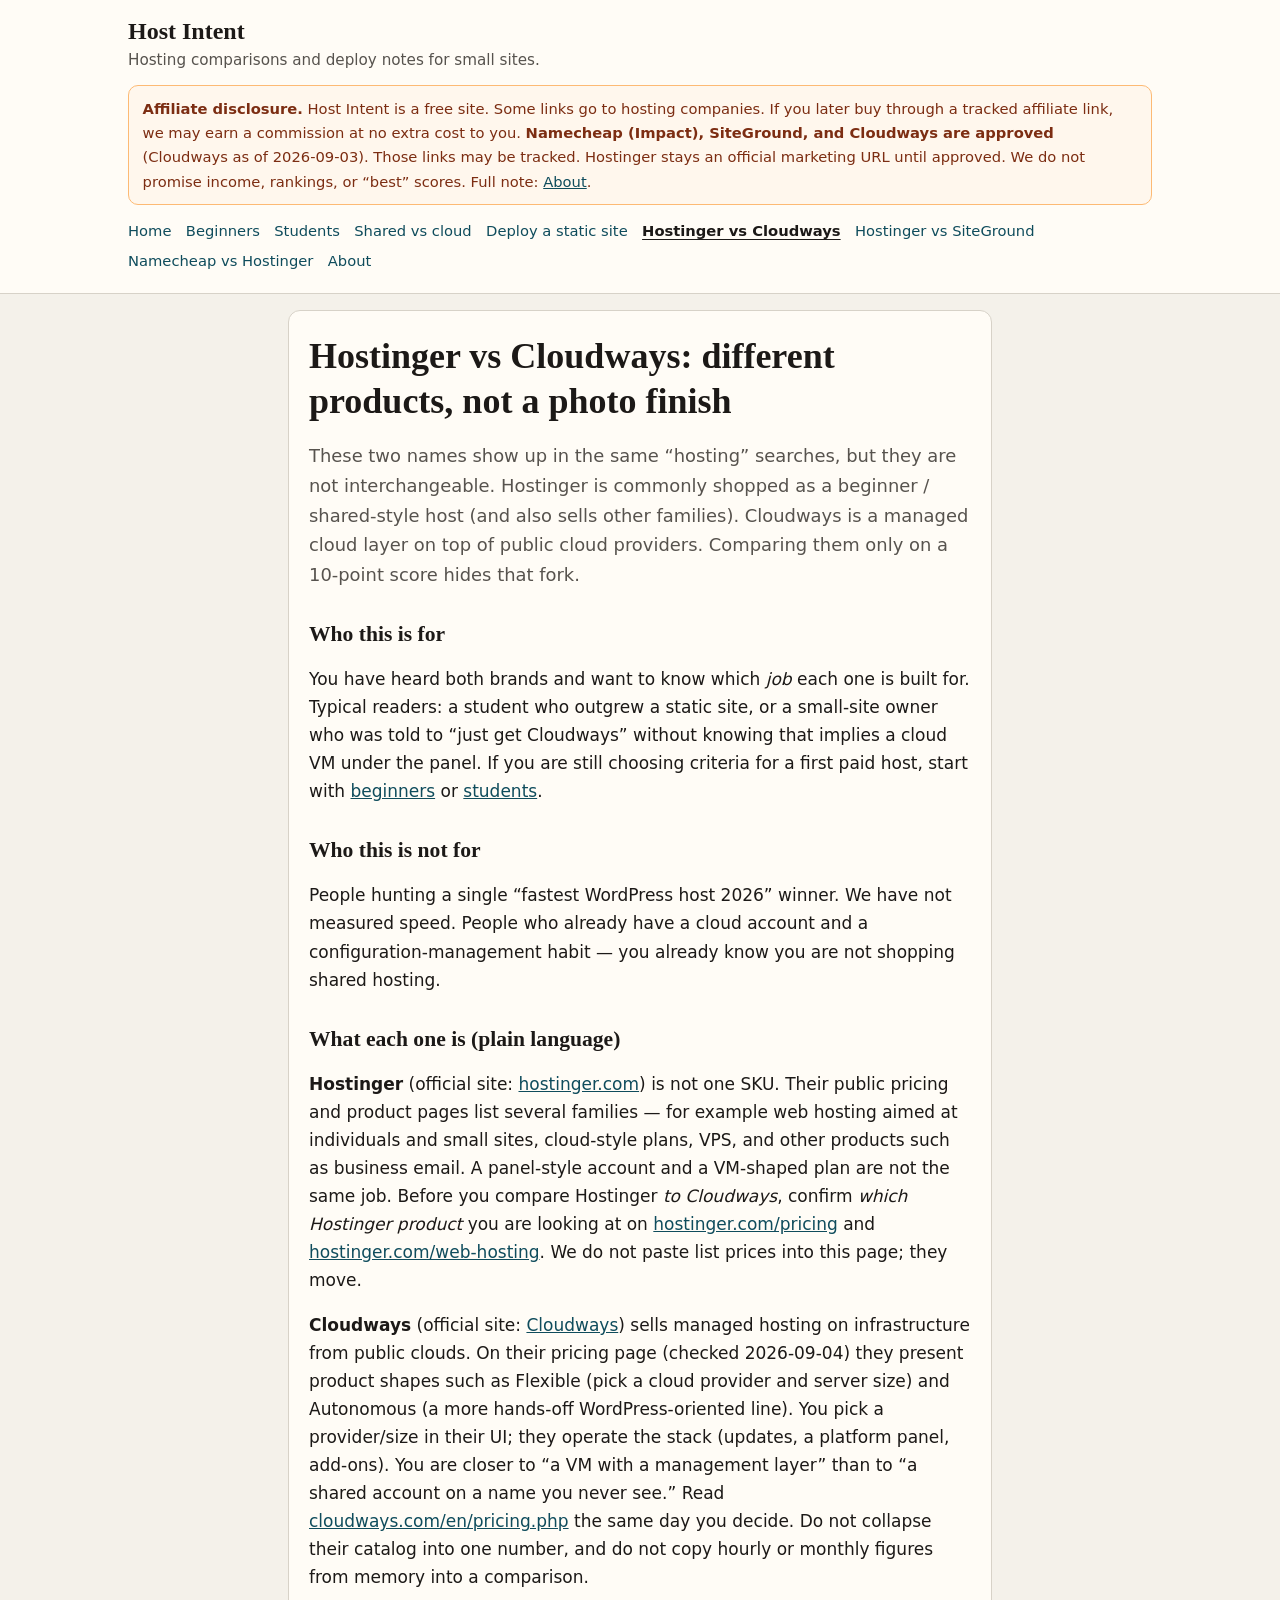
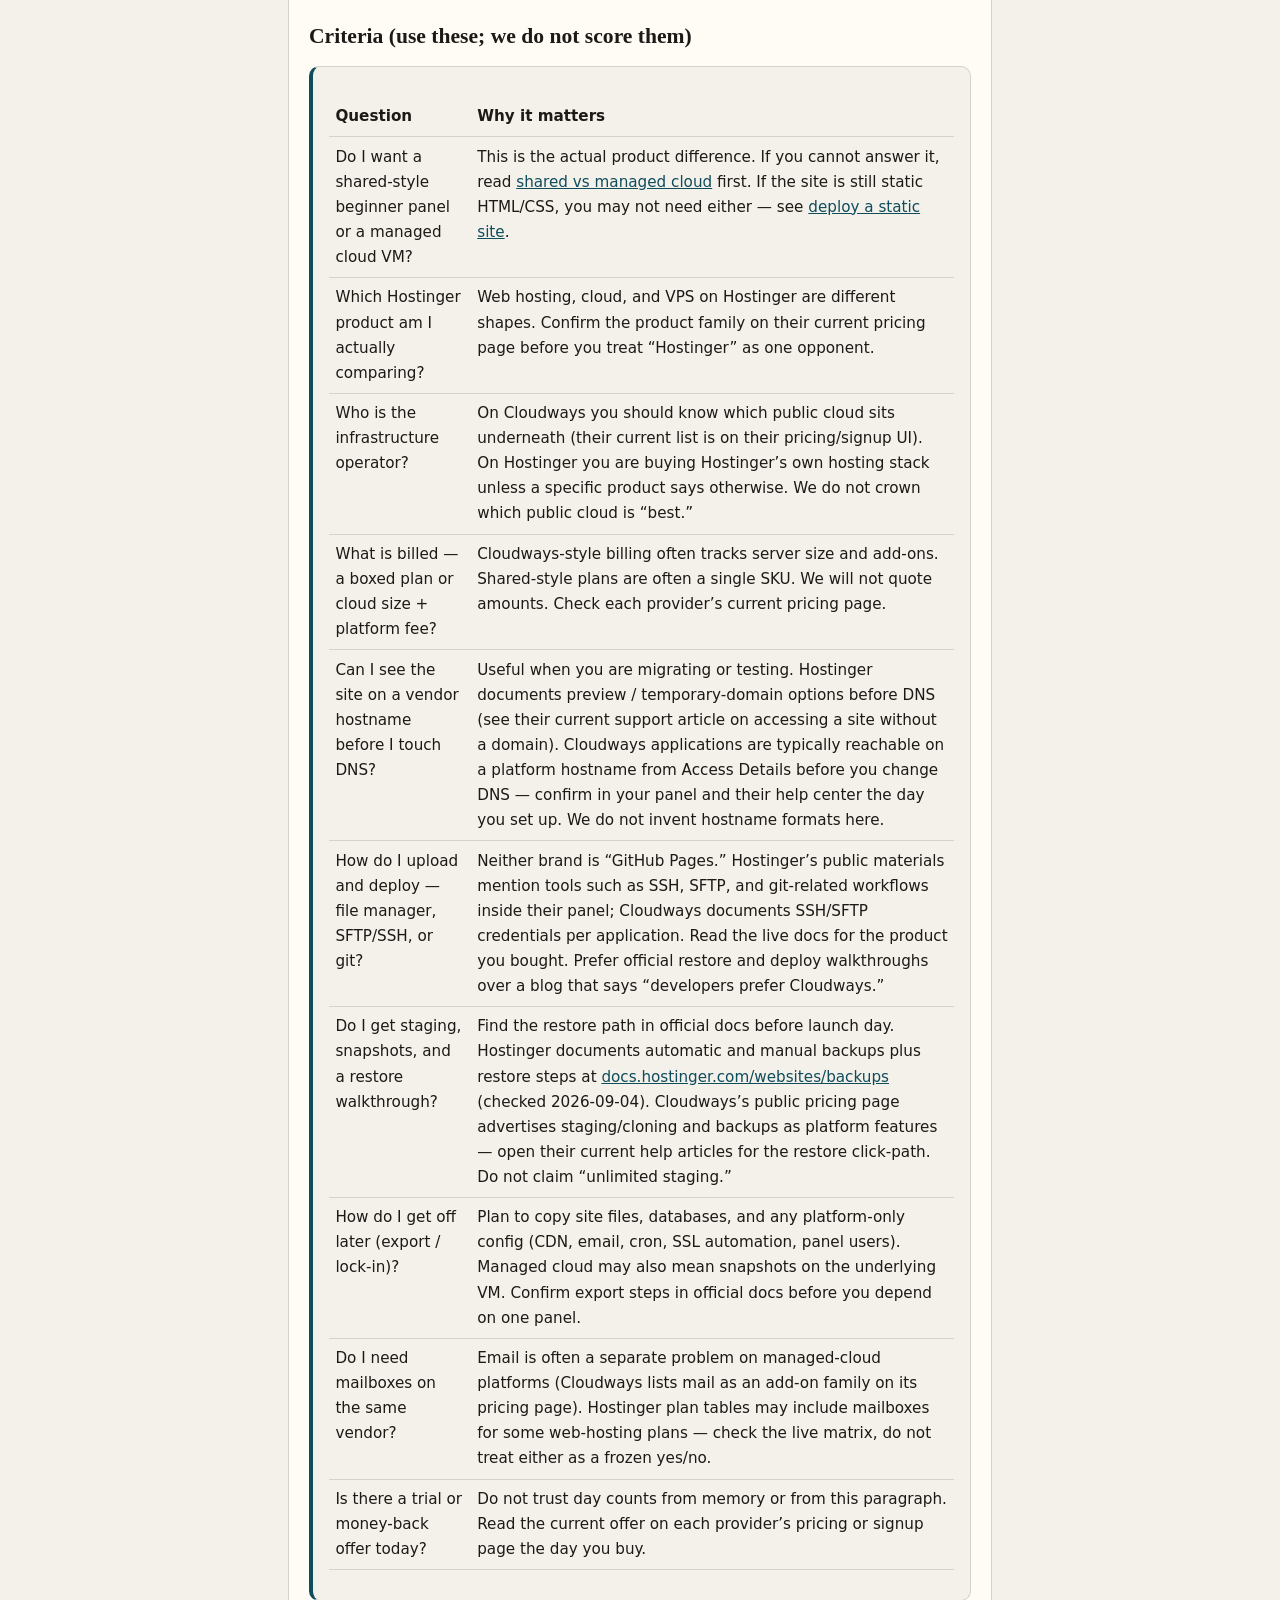
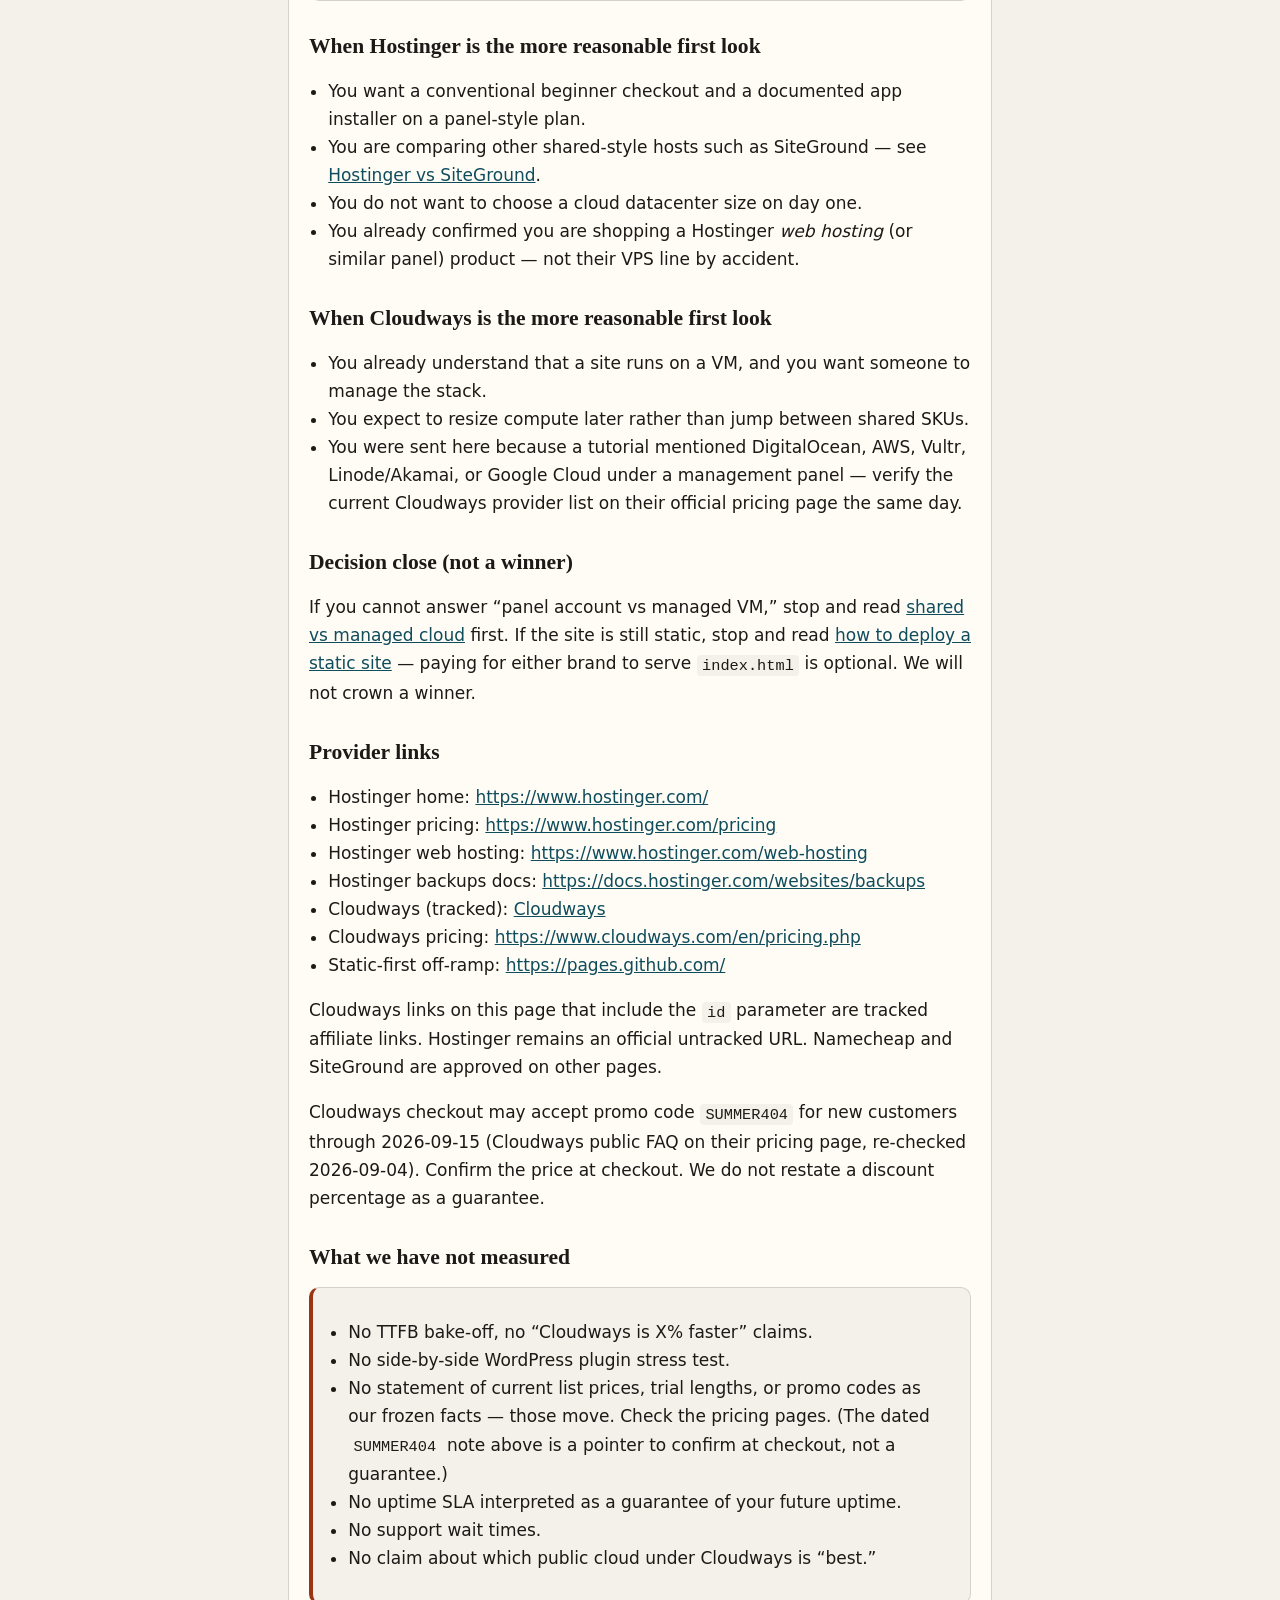
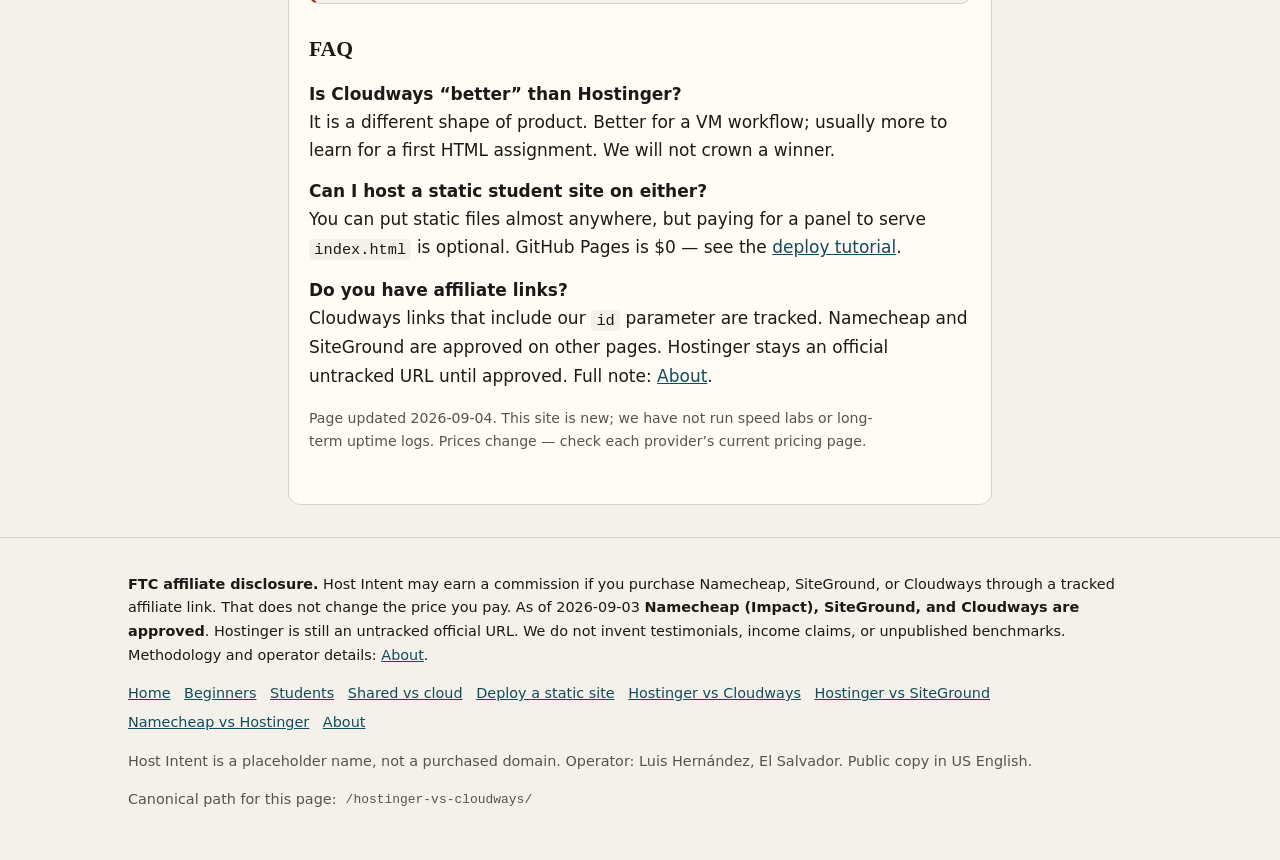
<file: hostinger-vs-cloudways/index.html>
<!DOCTYPE html>
<html lang="en-US">
<head>
  <meta charset="utf-8">
  <meta name="viewport" content="width=device-width, initial-scale=1">
  <title>Hostinger vs Cloudways: different products — Host Intent</title>
  <meta name="description" content="Hostinger and Cloudways are different shapes: beginner-style hosting vs managed cloud. Criteria, not scores. Check each provider’s current pricing page.">
  <meta name="author" content="Luis Hernández">
  <link rel="icon" href="../favicon.svg" type="image/svg+xml">
  <link rel="stylesheet" href="../css/style.css">
</head>
<body>
  <a class="skip" href="#content">Skip to content</a>
  <header class="site">
    <div class="wrap">
      <p class="brand"><a href="../">Host Intent</a></p>
      <p class="tagline">Hosting comparisons and deploy notes for small sites.</p>
      <p class="ftc-banner"><strong>Affiliate disclosure.</strong> Host Intent is a free site. Some links go to hosting companies. If you later buy through a tracked affiliate link, we may earn a commission at no extra cost to you. <strong>Namecheap (Impact), SiteGround, and Cloudways are approved</strong> (Cloudways as of 2026-09-03). Those links may be tracked. Hostinger stays an official marketing URL until approved. We do not promise income, rankings, or “best” scores. Full note: <a href="../about/">About</a>.</p>
      <nav class="primary" aria-label="Primary"><a href="../">Home</a>
        <a href="../best-web-hosting-for-beginners/">Beginners</a>
        <a href="../best-hosting-for-students/">Students</a>
        <a href="../shared-vs-managed-cloud-hosting/">Shared vs cloud</a>
        <a href="../how-to-deploy-a-static-site/">Deploy a static site</a>
        <a href="../hostinger-vs-cloudways/" aria-current="page">Hostinger vs Cloudways</a>
        <a href="../hostinger-vs-siteground/">Hostinger vs SiteGround</a>
        <a href="../namecheap-hosting-vs-hostinger/">Namecheap vs Hostinger</a>
        <a href="../about/">About</a>
      </nav>
    </div>
  </header>
  <main id="content">

    <h1>Hostinger vs Cloudways: different products, not a photo finish</h1>
    <p class="lede">These two names show up in the same “hosting” searches, but they are not interchangeable. Hostinger is commonly shopped as a beginner / shared-style host (and also sells other families). Cloudways is a managed cloud layer on top of public cloud providers. Comparing them only on a 10-point score hides that fork.</p>

    <h2>Who this is for</h2>
    <p>You have heard both brands and want to know which <em>job</em> each one is built for. Typical readers: a student who outgrew a static site, or a small-site owner who was told to “just get Cloudways” without knowing that implies a cloud VM under the panel. If you are still choosing criteria for a first paid host, start with <a href="../best-web-hosting-for-beginners/">beginners</a> or <a href="../best-hosting-for-students/">students</a>.</p>

    <h2>Who this is not for</h2>
    <p>People hunting a single “fastest WordPress host 2026” winner. We have not measured speed. People who already have a cloud account and a configuration-management habit — you already know you are not shopping shared hosting.</p>

    <h2>What each one is (plain language)</h2>
    <p><strong>Hostinger</strong> (official site: <a href="https://www.hostinger.com/">hostinger.com</a>) is not one SKU. Their public pricing and product pages list several families — for example web hosting aimed at individuals and small sites, cloud-style plans, VPS, and other products such as business email. A panel-style account and a VM-shaped plan are not the same job. Before you compare Hostinger <em>to Cloudways</em>, confirm <em>which Hostinger product</em> you are looking at on <a href="https://www.hostinger.com/pricing">hostinger.com/pricing</a> and <a href="https://www.hostinger.com/web-hosting">hostinger.com/web-hosting</a>. We do not paste list prices into this page; they move.</p>
    <p><strong>Cloudways</strong> (official site: <a href="https://www.cloudways.com/en/?id=2203673" rel="sponsored">Cloudways</a>) sells managed hosting on infrastructure from public clouds. On their pricing page (checked 2026-09-04) they present product shapes such as Flexible (pick a cloud provider and server size) and Autonomous (a more hands-off WordPress-oriented line). You pick a provider/size in their UI; they operate the stack (updates, a platform panel, add-ons). You are closer to “a VM with a management layer” than to “a shared account on a name you never see.” Read <a href="https://www.cloudways.com/en/pricing.php">cloudways.com/en/pricing.php</a> the same day you decide. Do not collapse their catalog into one number, and do not copy hourly or monthly figures from memory into a comparison.</p>

    <h2>Criteria (use these; we do not score them)</h2>
    <div class="criteria">
      <table>
        <thead>
          <tr><th>Question</th><th>Why it matters</th></tr>
        </thead>
        <tbody>
          <tr>
            <td>Do I want a shared-style beginner panel or a managed cloud VM?</td>
            <td>This is the actual product difference. If you cannot answer it, read <a href="../shared-vs-managed-cloud-hosting/">shared vs managed cloud</a> first. If the site is still static HTML/CSS, you may not need either — see <a href="../how-to-deploy-a-static-site/">deploy a static site</a>.</td>
          </tr>
          <tr>
            <td>Which Hostinger product am I actually comparing?</td>
            <td>Web hosting, cloud, and VPS on Hostinger are different shapes. Confirm the product family on their current pricing page before you treat “Hostinger” as one opponent.</td>
          </tr>
          <tr>
            <td>Who is the infrastructure operator?</td>
            <td>On Cloudways you should know which public cloud sits underneath (their current list is on their pricing/signup UI). On Hostinger you are buying Hostinger’s own hosting stack unless a specific product says otherwise. We do not crown which public cloud is “best.”</td>
          </tr>
          <tr>
            <td>What is billed — a boxed plan or cloud size + platform fee?</td>
            <td>Cloudways-style billing often tracks server size and add-ons. Shared-style plans are often a single SKU. We will not quote amounts. Check each provider’s current pricing page.</td>
          </tr>
          <tr>
            <td>Can I see the site on a vendor hostname before I touch DNS?</td>
            <td>Useful when you are migrating or testing. Hostinger documents preview / temporary-domain options before DNS (see their current support article on accessing a site without a domain). Cloudways applications are typically reachable on a platform hostname from Access Details before you change DNS — confirm in your panel and their help center the day you set up. We do not invent hostname formats here.</td>
          </tr>
          <tr>
            <td>How do I upload and deploy — file manager, SFTP/SSH, or git?</td>
            <td>Neither brand is “GitHub Pages.” Hostinger’s public materials mention tools such as SSH, SFTP, and git-related workflows inside their panel; Cloudways documents SSH/SFTP credentials per application. Read the live docs for the product you bought. Prefer official restore and deploy walkthroughs over a blog that says “developers prefer Cloudways.”</td>
          </tr>
          <tr>
            <td>Do I get staging, snapshots, and a restore walkthrough?</td>
            <td>Find the restore path in official docs before launch day. Hostinger documents automatic and manual backups plus restore steps at <a href="https://docs.hostinger.com/websites/backups">docs.hostinger.com/websites/backups</a> (checked 2026-09-04). Cloudways’s public pricing page advertises staging/cloning and backups as platform features — open their current help articles for the restore click-path. Do not claim “unlimited staging.”</td>
          </tr>
          <tr>
            <td>How do I get off later (export / lock-in)?</td>
            <td>Plan to copy site files, databases, and any platform-only config (CDN, email, cron, SSL automation, panel users). Managed cloud may also mean snapshots on the underlying VM. Confirm export steps in official docs before you depend on one panel.</td>
          </tr>
          <tr>
            <td>Do I need mailboxes on the same vendor?</td>
            <td>Email is often a separate problem on managed-cloud platforms (Cloudways lists mail as an add-on family on its pricing page). Hostinger plan tables may include mailboxes for some web-hosting plans — check the live matrix, do not treat either as a frozen yes/no.</td>
          </tr>
          <tr>
            <td>Is there a trial or money-back offer today?</td>
            <td>Do not trust day counts from memory or from this paragraph. Read the current offer on each provider’s pricing or signup page the day you buy.</td>
          </tr>
        </tbody>
      </table>
    </div>

    <h2>When Hostinger is the more reasonable first look</h2>
    <ul class="plain">
      <li>You want a conventional beginner checkout and a documented app installer on a panel-style plan.</li>
      <li>You are comparing other shared-style hosts such as SiteGround — see <a href="../hostinger-vs-siteground/">Hostinger vs SiteGround</a>.</li>
      <li>You do not want to choose a cloud datacenter size on day one.</li>
      <li>You already confirmed you are shopping a Hostinger <em>web hosting</em> (or similar panel) product — not their VPS line by accident.</li>
    </ul>

    <h2>When Cloudways is the more reasonable first look</h2>
    <ul class="plain">
      <li>You already understand that a site runs on a VM, and you want someone to manage the stack.</li>
      <li>You expect to resize compute later rather than jump between shared SKUs.</li>
      <li>You were sent here because a tutorial mentioned DigitalOcean, AWS, Vultr, Linode/Akamai, or Google Cloud under a management panel — verify the current Cloudways provider list on their official pricing page the same day.</li>
    </ul>

    <h2>Decision close (not a winner)</h2>
    <p>If you cannot answer “panel account vs managed VM,” stop and read <a href="../shared-vs-managed-cloud-hosting/">shared vs managed cloud</a> first. If the site is still static, stop and read <a href="../how-to-deploy-a-static-site/">how to deploy a static site</a> — paying for either brand to serve <code>index.html</code> is optional. We will not crown a winner.</p>

    <h2>Provider links</h2>
    <ul class="plain official">
      <li>Hostinger home: <a href="https://www.hostinger.com/">https://www.hostinger.com/</a></li>
      <li>Hostinger pricing: <a href="https://www.hostinger.com/pricing">https://www.hostinger.com/pricing</a></li>
      <li>Hostinger web hosting: <a href="https://www.hostinger.com/web-hosting">https://www.hostinger.com/web-hosting</a></li>
      <li>Hostinger backups docs: <a href="https://docs.hostinger.com/websites/backups">https://docs.hostinger.com/websites/backups</a></li>
      <li>Cloudways (tracked): <a href="https://www.cloudways.com/en/?id=2203673" rel="sponsored">Cloudways</a></li>
      <li>Cloudways pricing: <a href="https://www.cloudways.com/en/pricing.php">https://www.cloudways.com/en/pricing.php</a></li>
      <li>Static-first off-ramp: <a href="https://pages.github.com/">https://pages.github.com/</a></li>
    </ul>
    <p>Cloudways links on this page that include the <code>id</code> parameter are tracked affiliate links. Hostinger remains an official untracked URL. Namecheap and SiteGround are approved on other pages.</p>
    <p>Cloudways checkout may accept promo code <code>SUMMER404</code> for new customers through 2026-09-15 (Cloudways public FAQ on their pricing page, re-checked 2026-09-04). Confirm the price at checkout. We do not restate a discount percentage as a guarantee.</p>

    <h2>What we have not measured</h2>
    <div class="not-measured">
      <ul class="plain">
        <li>No TTFB bake-off, no “Cloudways is X% faster” claims.</li>
        <li>No side-by-side WordPress plugin stress test.</li>
        <li>No statement of current list prices, trial lengths, or promo codes as our frozen facts — those move. Check the pricing pages. (The dated <code>SUMMER404</code> note above is a pointer to confirm at checkout, not a guarantee.)</li>
        <li>No uptime SLA interpreted as a guarantee of your future uptime.</li>
        <li>No support wait times.</li>
        <li>No claim about which public cloud under Cloudways is “best.”</li>
      </ul>
    </div>

    <h2>FAQ</h2>
    <dl>
      <dt>Is Cloudways “better” than Hostinger?</dt>
      <dd>It is a different shape of product. Better for a VM workflow; usually more to learn for a first HTML assignment. We will not crown a winner.</dd>
      <dt>Can I host a static student site on either?</dt>
      <dd>You can put static files almost anywhere, but paying for a panel to serve <code>index.html</code> is optional. GitHub Pages is $0 — see the <a href="../how-to-deploy-a-static-site/">deploy tutorial</a>.</dd>
      <dt>Do you have affiliate links?</dt>
      <dd>Cloudways links that include our <code>id</code> parameter are tracked. Namecheap and SiteGround are approved on other pages. Hostinger stays an official untracked URL until approved. Full note: <a href="../about/">About</a>.</dd>
    </dl>

    <p class="meta">Page updated 2026-09-04. This site is new; we have not run speed labs or long-term uptime logs. Prices change — check each provider’s current pricing page.</p>
  </main>
  <footer class="site">
    <div class="wrap">
      <p class="ftc-footer"><strong>FTC affiliate disclosure.</strong> Host Intent may earn a commission if you purchase Namecheap, SiteGround, or Cloudways through a tracked affiliate link. That does not change the price you pay. As of 2026-09-03 <strong>Namecheap (Impact), SiteGround, and Cloudways are approved</strong>. Hostinger is still an untracked official URL. We do not invent testimonials, income claims, or unpublished benchmarks. Methodology and operator details: <a href="../about/">About</a>.</p>
      <nav aria-label="Footer"><a href="../">Home</a>
        <a href="../best-web-hosting-for-beginners/">Beginners</a>
        <a href="../best-hosting-for-students/">Students</a>
        <a href="../shared-vs-managed-cloud-hosting/">Shared vs cloud</a>
        <a href="../how-to-deploy-a-static-site/">Deploy a static site</a>
        <a href="../hostinger-vs-cloudways/" aria-current="page">Hostinger vs Cloudways</a>
        <a href="../hostinger-vs-siteground/">Hostinger vs SiteGround</a>
        <a href="../namecheap-hosting-vs-hostinger/">Namecheap vs Hostinger</a>
        <a href="../about/">About</a>
      </nav>
      <p>Host Intent is a placeholder name, not a purchased domain. Operator: Luis Hernández, El Salvador. Public copy in US English.</p>
      <p>Canonical path for this page: <code>/hostinger-vs-cloudways/</code></p>
    </div>
  </footer>
</body>
</html>
</file>
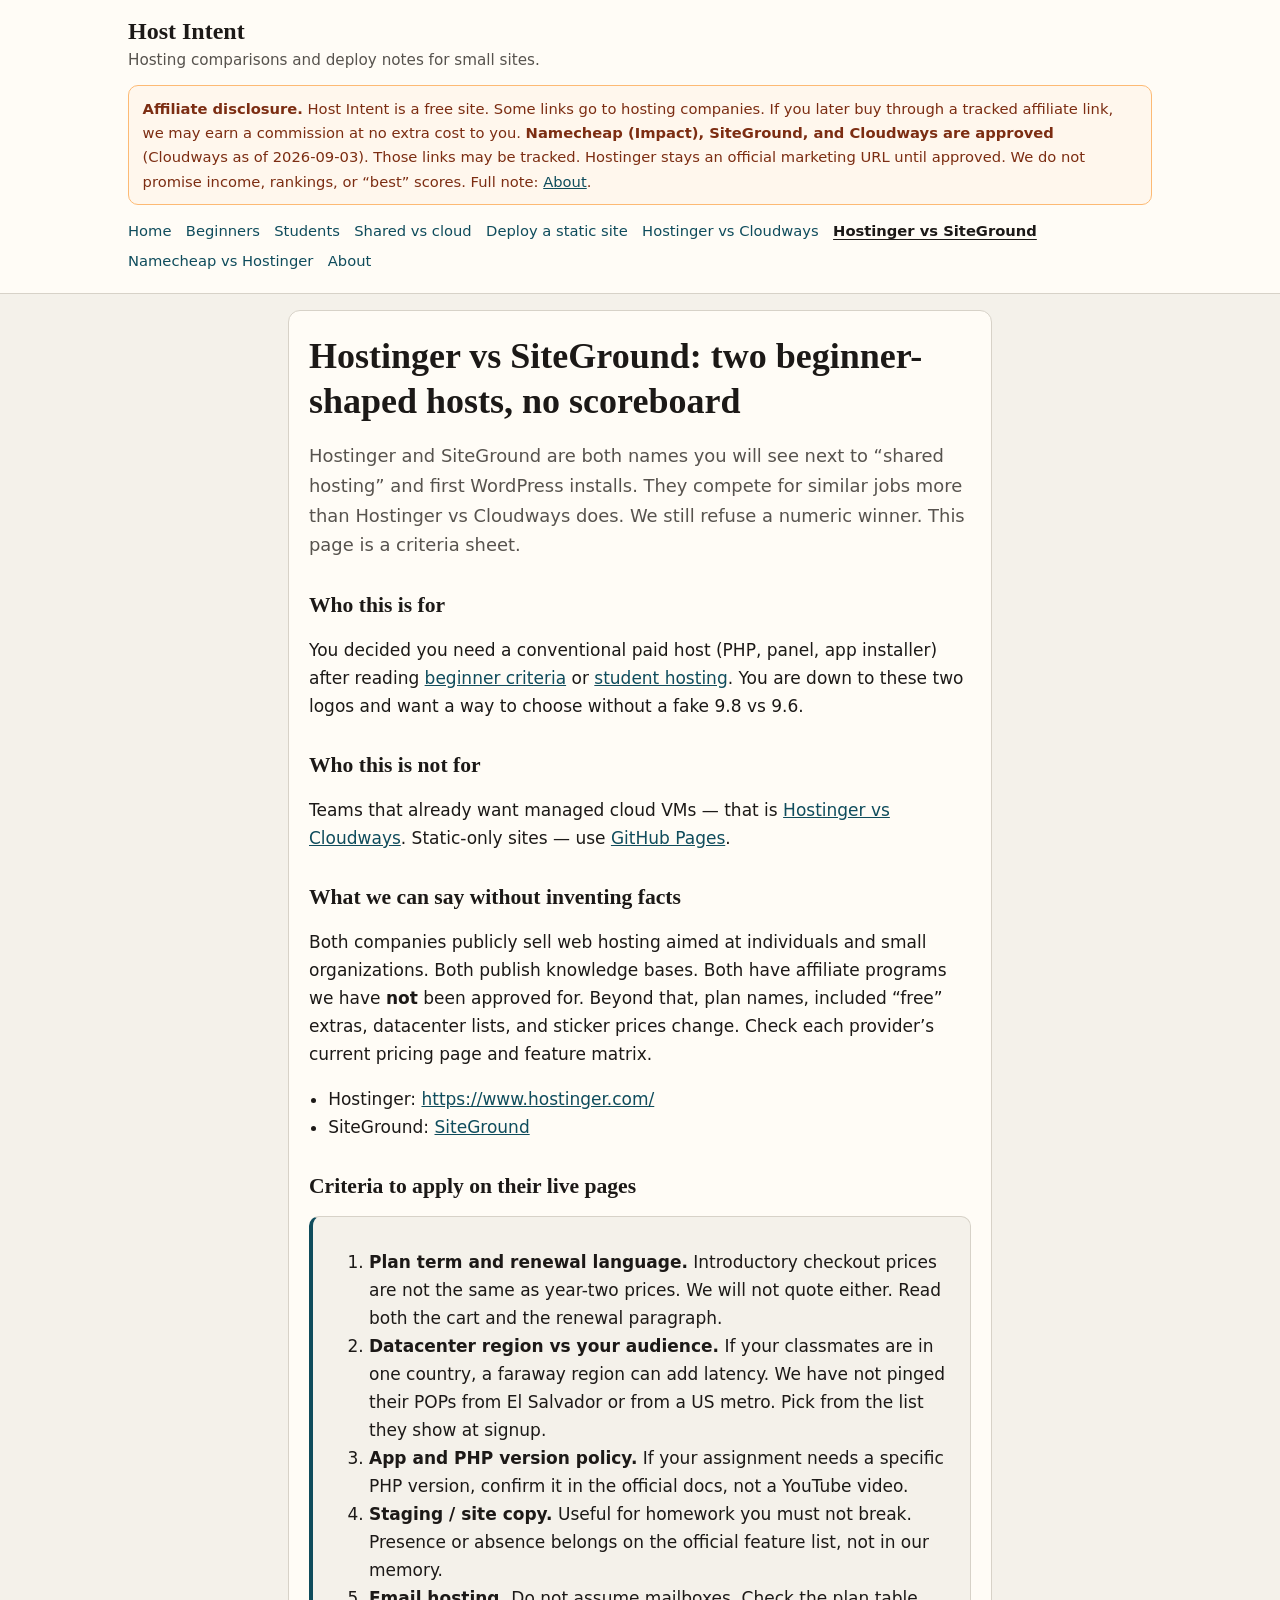
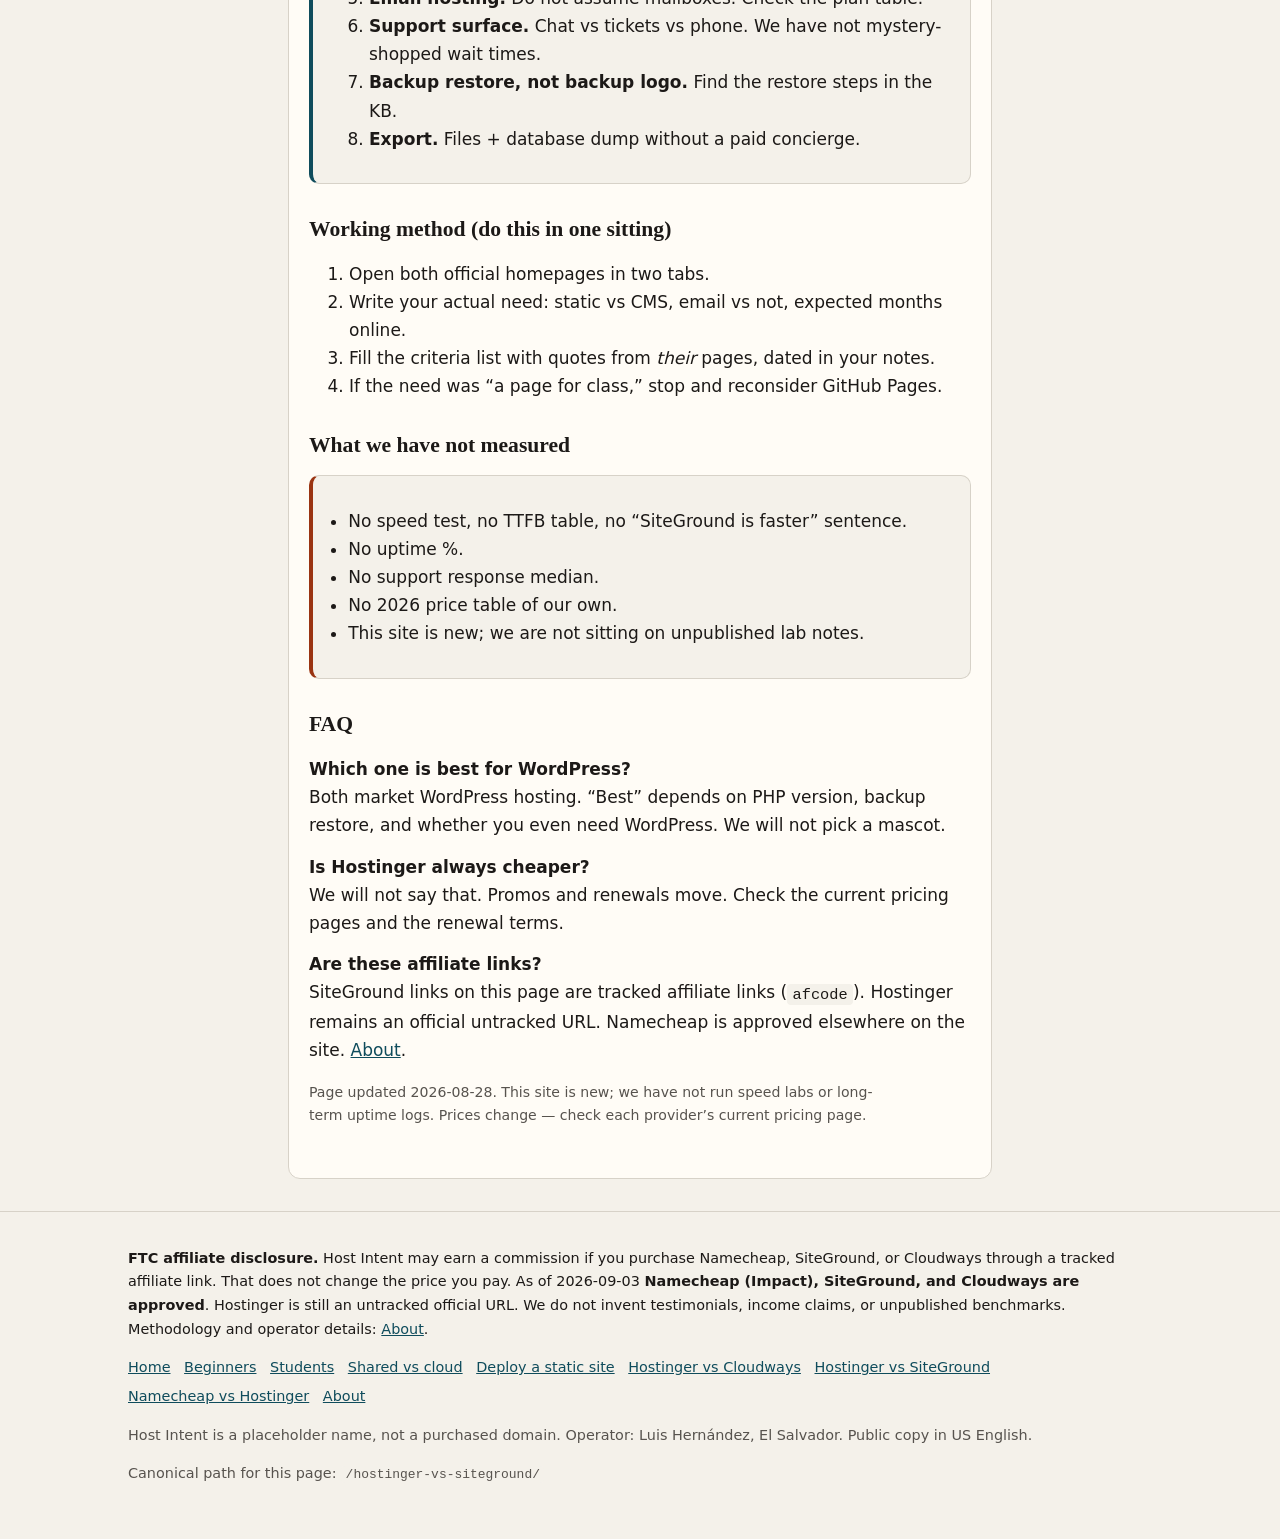
<file: hostinger-vs-siteground/index.html>
<!DOCTYPE html>
<html lang="en-US">
<head>
  <meta charset="utf-8">
  <meta name="viewport" content="width=device-width, initial-scale=1">
  <title>Hostinger vs SiteGround — Host Intent</title>
  <meta name="description" content="Hostinger vs SiteGround for a first paid host: a criteria sheet, not a scored roundup. Check live pricing pages.">
  <meta name="author" content="Luis Hernández">
  <link rel="icon" href="../favicon.svg" type="image/svg+xml">
  <link rel="stylesheet" href="../css/style.css">
</head>
<body>
  <a class="skip" href="#content">Skip to content</a>
  <header class="site">
    <div class="wrap">
      <p class="brand"><a href="../">Host Intent</a></p>
      <p class="tagline">Hosting comparisons and deploy notes for small sites.</p>
      <p class="ftc-banner"><strong>Affiliate disclosure.</strong> Host Intent is a free site. Some links go to hosting companies. If you later buy through a tracked affiliate link, we may earn a commission at no extra cost to you. <strong>Namecheap (Impact), SiteGround, and Cloudways are approved</strong> (Cloudways as of 2026-09-03). Those links may be tracked. Hostinger stays an official marketing URL until approved. We do not promise income, rankings, or “best” scores. Full note: <a href="../about/">About</a>.</p>
      <nav class="primary" aria-label="Primary"><a href="../">Home</a>
        <a href="../best-web-hosting-for-beginners/">Beginners</a>
        <a href="../best-hosting-for-students/">Students</a>
        <a href="../shared-vs-managed-cloud-hosting/">Shared vs cloud</a>
        <a href="../how-to-deploy-a-static-site/">Deploy a static site</a>
        <a href="../hostinger-vs-cloudways/">Hostinger vs Cloudways</a>
        <a href="../hostinger-vs-siteground/" aria-current="page">Hostinger vs SiteGround</a>
        <a href="../namecheap-hosting-vs-hostinger/">Namecheap vs Hostinger</a>
        <a href="../about/">About</a>
      </nav>
    </div>
  </header>
  <main id="content">
    
    <h1>Hostinger vs SiteGround: two beginner-shaped hosts, no scoreboard</h1>
    <p class="lede">Hostinger and SiteGround are both names you will see next to “shared hosting” and first WordPress installs. They compete for similar jobs more than Hostinger vs Cloudways does. We still refuse a numeric winner. This page is a criteria sheet.</p>

    <h2>Who this is for</h2>
    <p>You decided you need a conventional paid host (PHP, panel, app installer) after reading <a href="../best-web-hosting-for-beginners/">beginner criteria</a> or <a href="../best-hosting-for-students/">student hosting</a>. You are down to these two logos and want a way to choose without a fake 9.8 vs 9.6.</p>

    <h2>Who this is not for</h2>
    <p>Teams that already want managed cloud VMs — that is <a href="../hostinger-vs-cloudways/">Hostinger vs Cloudways</a>. Static-only sites — use <a href="../how-to-deploy-a-static-site/">GitHub Pages</a>.</p>

    <h2>What we can say without inventing facts</h2>
    <p>Both companies publicly sell web hosting aimed at individuals and small organizations. Both publish knowledge bases. Both have affiliate programs we have <strong>not</strong> been approved for. Beyond that, plan names, included “free” extras, datacenter lists, and sticker prices change. Check each provider’s current pricing page and feature matrix.</p>
    <ul class="plain official">
      <li>Hostinger: <a href="https://www.hostinger.com/">https://www.hostinger.com/</a></li>
      <li>SiteGround: <a href="https://www.siteground.com/index.htm?afcode=ca3e5f79665051eeba53d5917cbd94e7" rel="sponsored">SiteGround</a></li>
    </ul>

    <h2>Criteria to apply on their live pages</h2>
    <div class="criteria">
      <ol>
        <li><strong>Plan term and renewal language.</strong> Introductory checkout prices are not the same as year-two prices. We will not quote either. Read both the cart and the renewal paragraph.</li>
        <li><strong>Datacenter region vs your audience.</strong> If your classmates are in one country, a faraway region can add latency. We have not pinged their POPs from El Salvador or from a US metro. Pick from the list they show at signup.</li>
        <li><strong>App and PHP version policy.</strong> If your assignment needs a specific PHP version, confirm it in the official docs, not a YouTube video.</li>
        <li><strong>Staging / site copy.</strong> Useful for homework you must not break. Presence or absence belongs on the official feature list, not in our memory.</li>
        <li><strong>Email hosting.</strong> Do not assume mailboxes. Check the plan table.</li>
        <li><strong>Support surface.</strong> Chat vs tickets vs phone. We have not mystery-shopped wait times.</li>
        <li><strong>Backup restore, not backup logo.</strong> Find the restore steps in the KB.</li>
        <li><strong>Export.</strong> Files + database dump without a paid concierge.</li>
      </ol>
    </div>

    <h2>Working method (do this in one sitting)</h2>
    <ol>
      <li>Open both official homepages in two tabs.</li>
      <li>Write your actual need: static vs CMS, email vs not, expected months online.</li>
      <li>Fill the criteria list with quotes from <em>their</em> pages, dated in your notes.</li>
      <li>If the need was “a page for class,” stop and reconsider GitHub Pages.</li>
    </ol>

    <h2>What we have not measured</h2>
    <div class="not-measured">
      <ul class="plain">
        <li>No speed test, no TTFB table, no “SiteGround is faster” sentence.</li>
        <li>No uptime %.</li>
        <li>No support response median.</li>
        <li>No 2026 price table of our own.</li>
        <li>This site is new; we are not sitting on unpublished lab notes.</li>
      </ul>
    </div>

    <h2>FAQ</h2>
    <dl>
      <dt>Which one is best for WordPress?</dt>
      <dd>Both market WordPress hosting. “Best” depends on PHP version, backup restore, and whether you even need WordPress. We will not pick a mascot.</dd>
      <dt>Is Hostinger always cheaper?</dt>
      <dd>We will not say that. Promos and renewals move. Check the current pricing pages and the renewal terms.</dd>
      <dt>Are these affiliate links?</dt>
      <dd>SiteGround links on this page are tracked affiliate links (<code>afcode</code>). Hostinger remains an official untracked URL. Namecheap is approved elsewhere on the site. <a href="../about/">About</a>.</dd>
    </dl>

    <p class="meta">Page updated 2026-08-28. This site is new; we have not run speed labs or long-term uptime logs. Prices change — check each provider’s current pricing page.</p>
  </main>
  <footer class="site">
    <div class="wrap">
      <p class="ftc-footer"><strong>FTC affiliate disclosure.</strong> Host Intent may earn a commission if you purchase Namecheap, SiteGround, or Cloudways through a tracked affiliate link. That does not change the price you pay. As of 2026-09-03 <strong>Namecheap (Impact), SiteGround, and Cloudways are approved</strong>. Hostinger is still an untracked official URL. We do not invent testimonials, income claims, or unpublished benchmarks. Methodology and operator details: <a href="../about/">About</a>.</p>
      <nav aria-label="Footer"><a href="../">Home</a>
        <a href="../best-web-hosting-for-beginners/">Beginners</a>
        <a href="../best-hosting-for-students/">Students</a>
        <a href="../shared-vs-managed-cloud-hosting/">Shared vs cloud</a>
        <a href="../how-to-deploy-a-static-site/">Deploy a static site</a>
        <a href="../hostinger-vs-cloudways/">Hostinger vs Cloudways</a>
        <a href="../hostinger-vs-siteground/" aria-current="page">Hostinger vs SiteGround</a>
        <a href="../namecheap-hosting-vs-hostinger/">Namecheap vs Hostinger</a>
        <a href="../about/">About</a>
      </nav>
      <p>Host Intent is a placeholder name, not a purchased domain. Operator: Luis Hernández, El Salvador. Public copy in US English.</p>
      <p>Canonical path for this page: <code>/hostinger-vs-siteground/</code></p>
    </div>
  </footer>
</body>
</html>
</file>
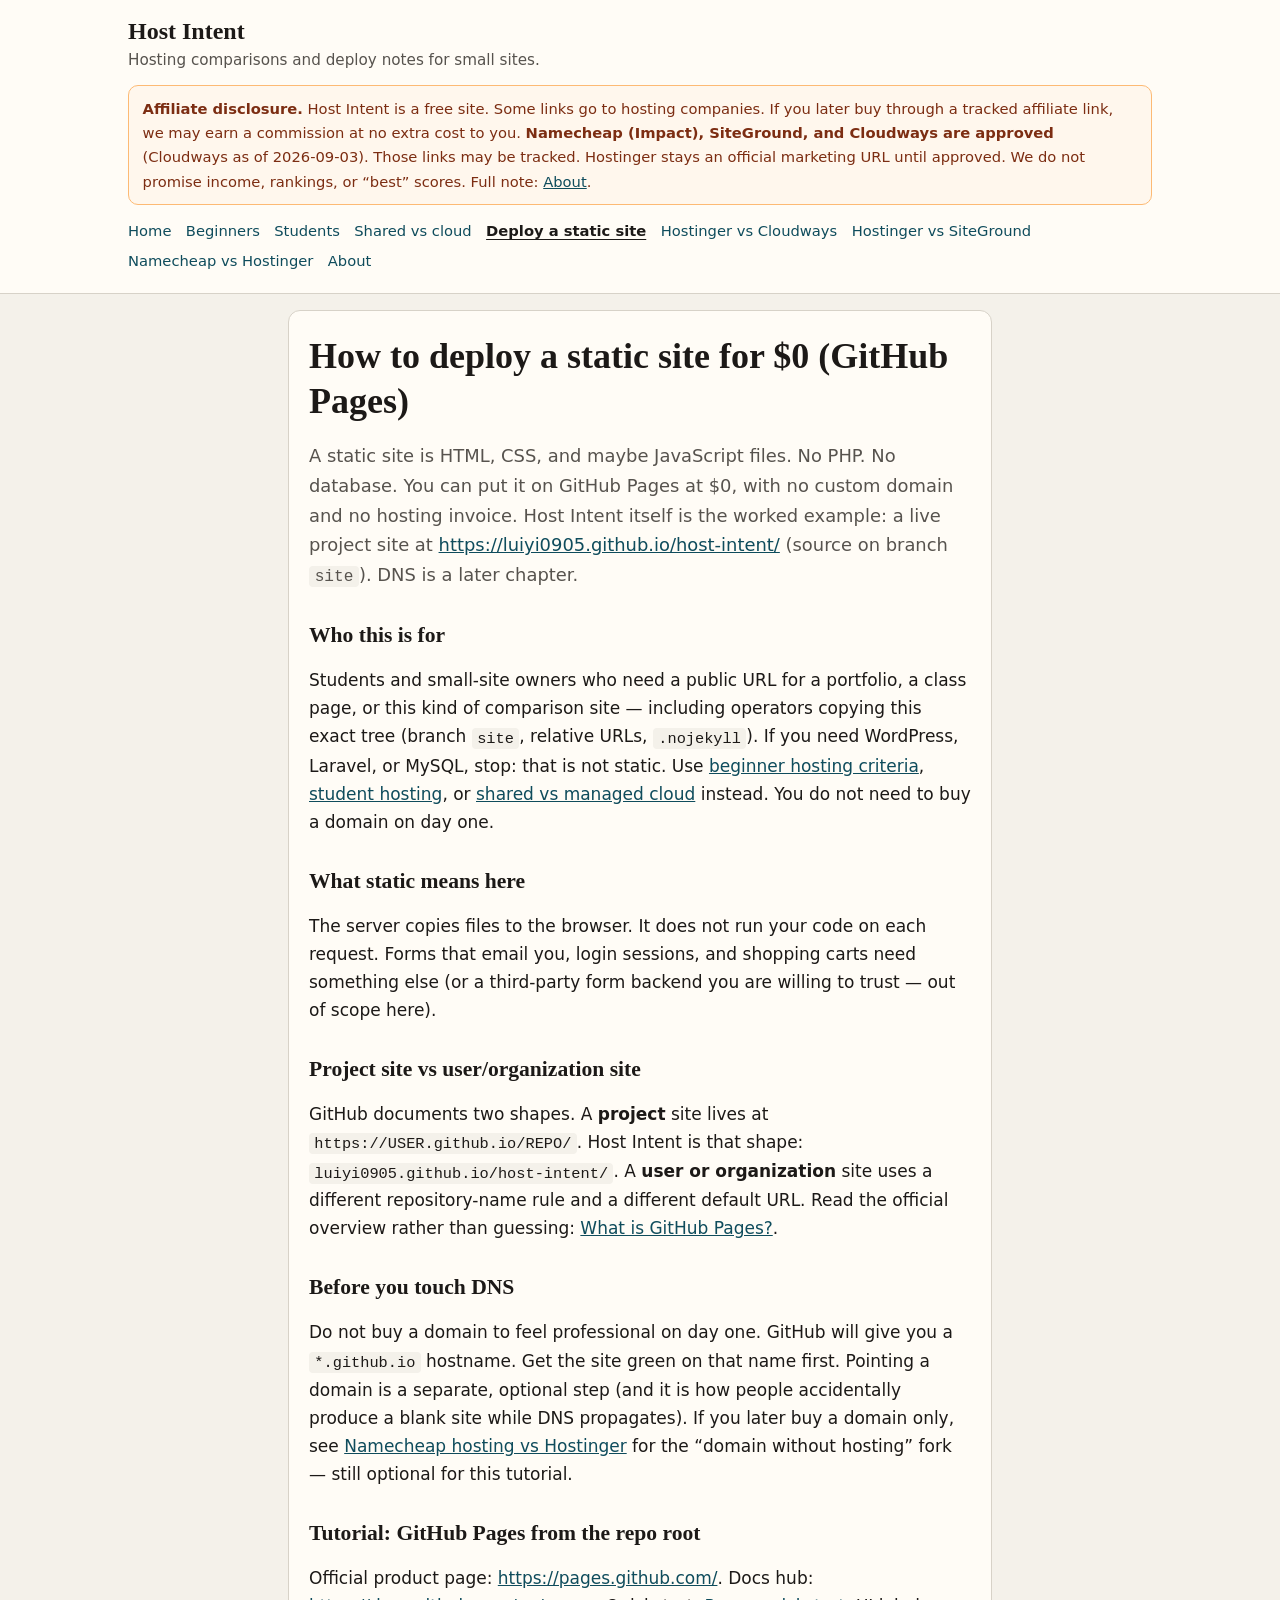
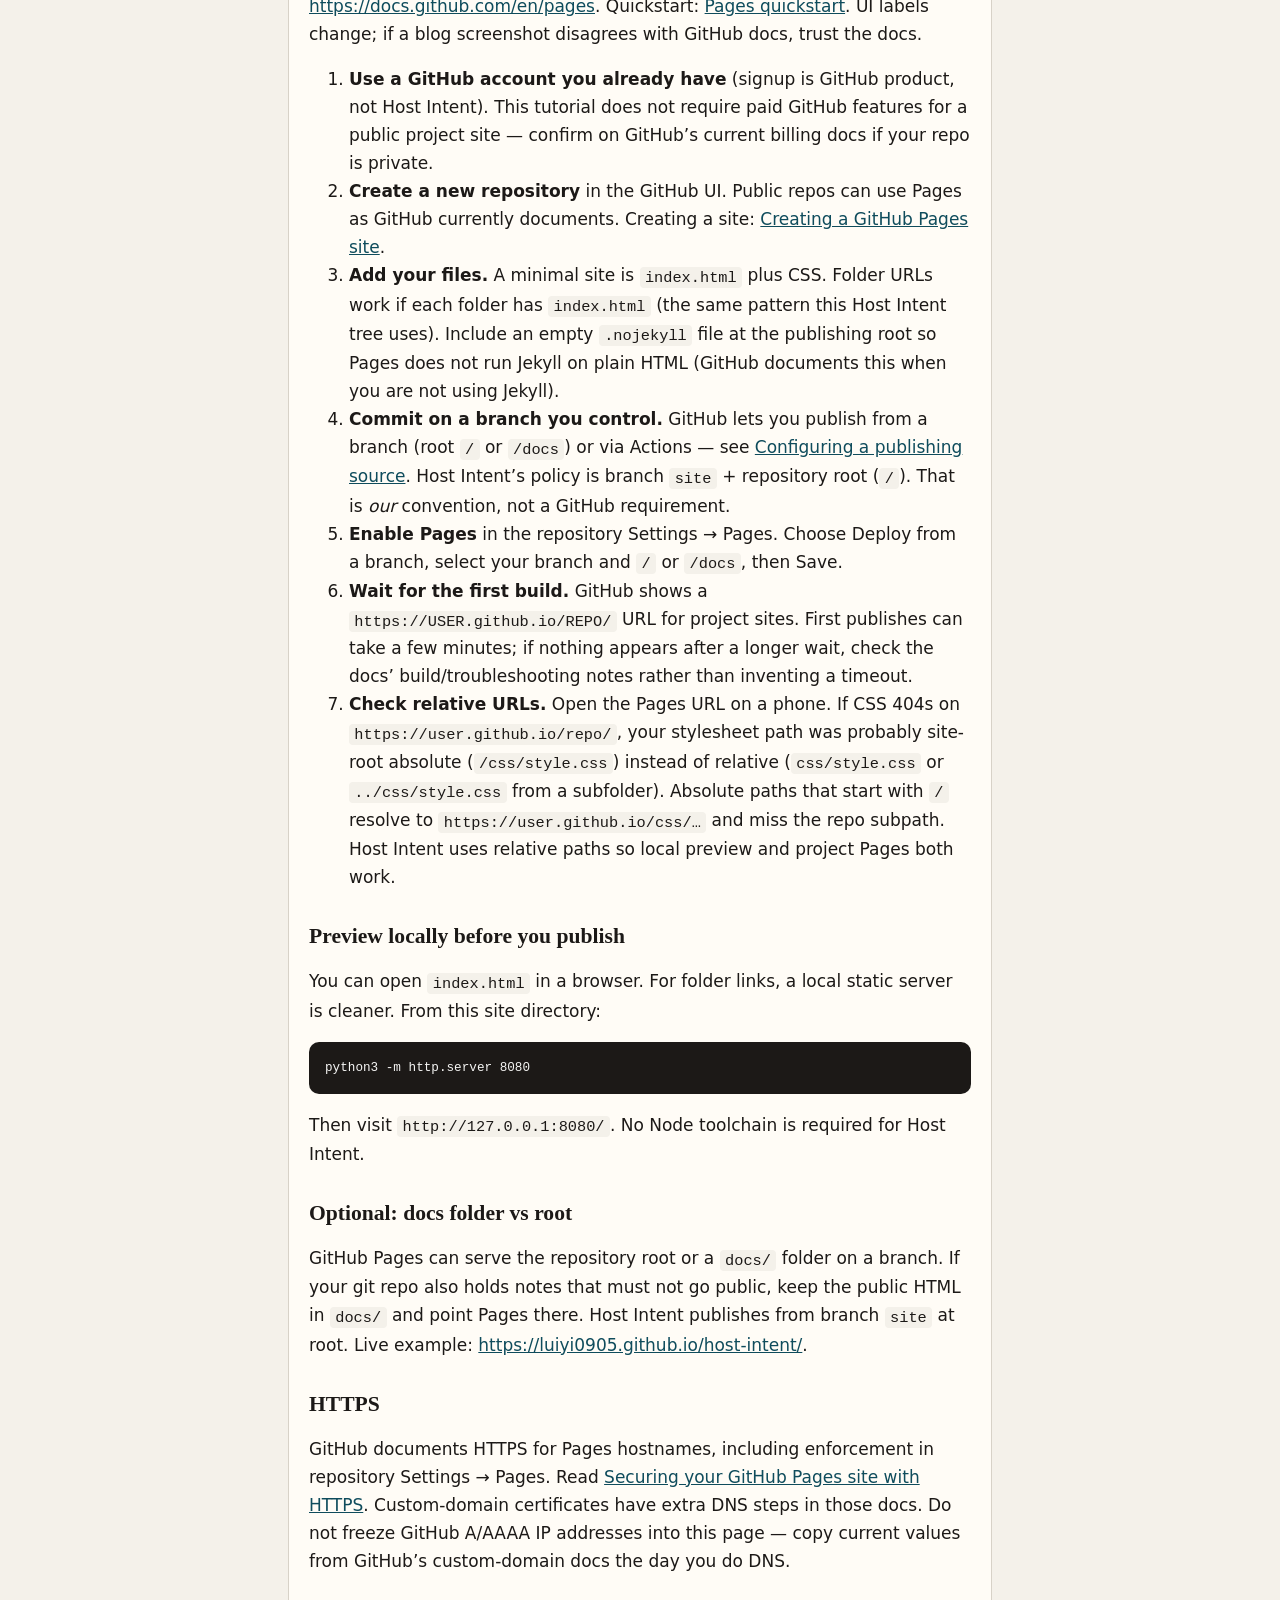
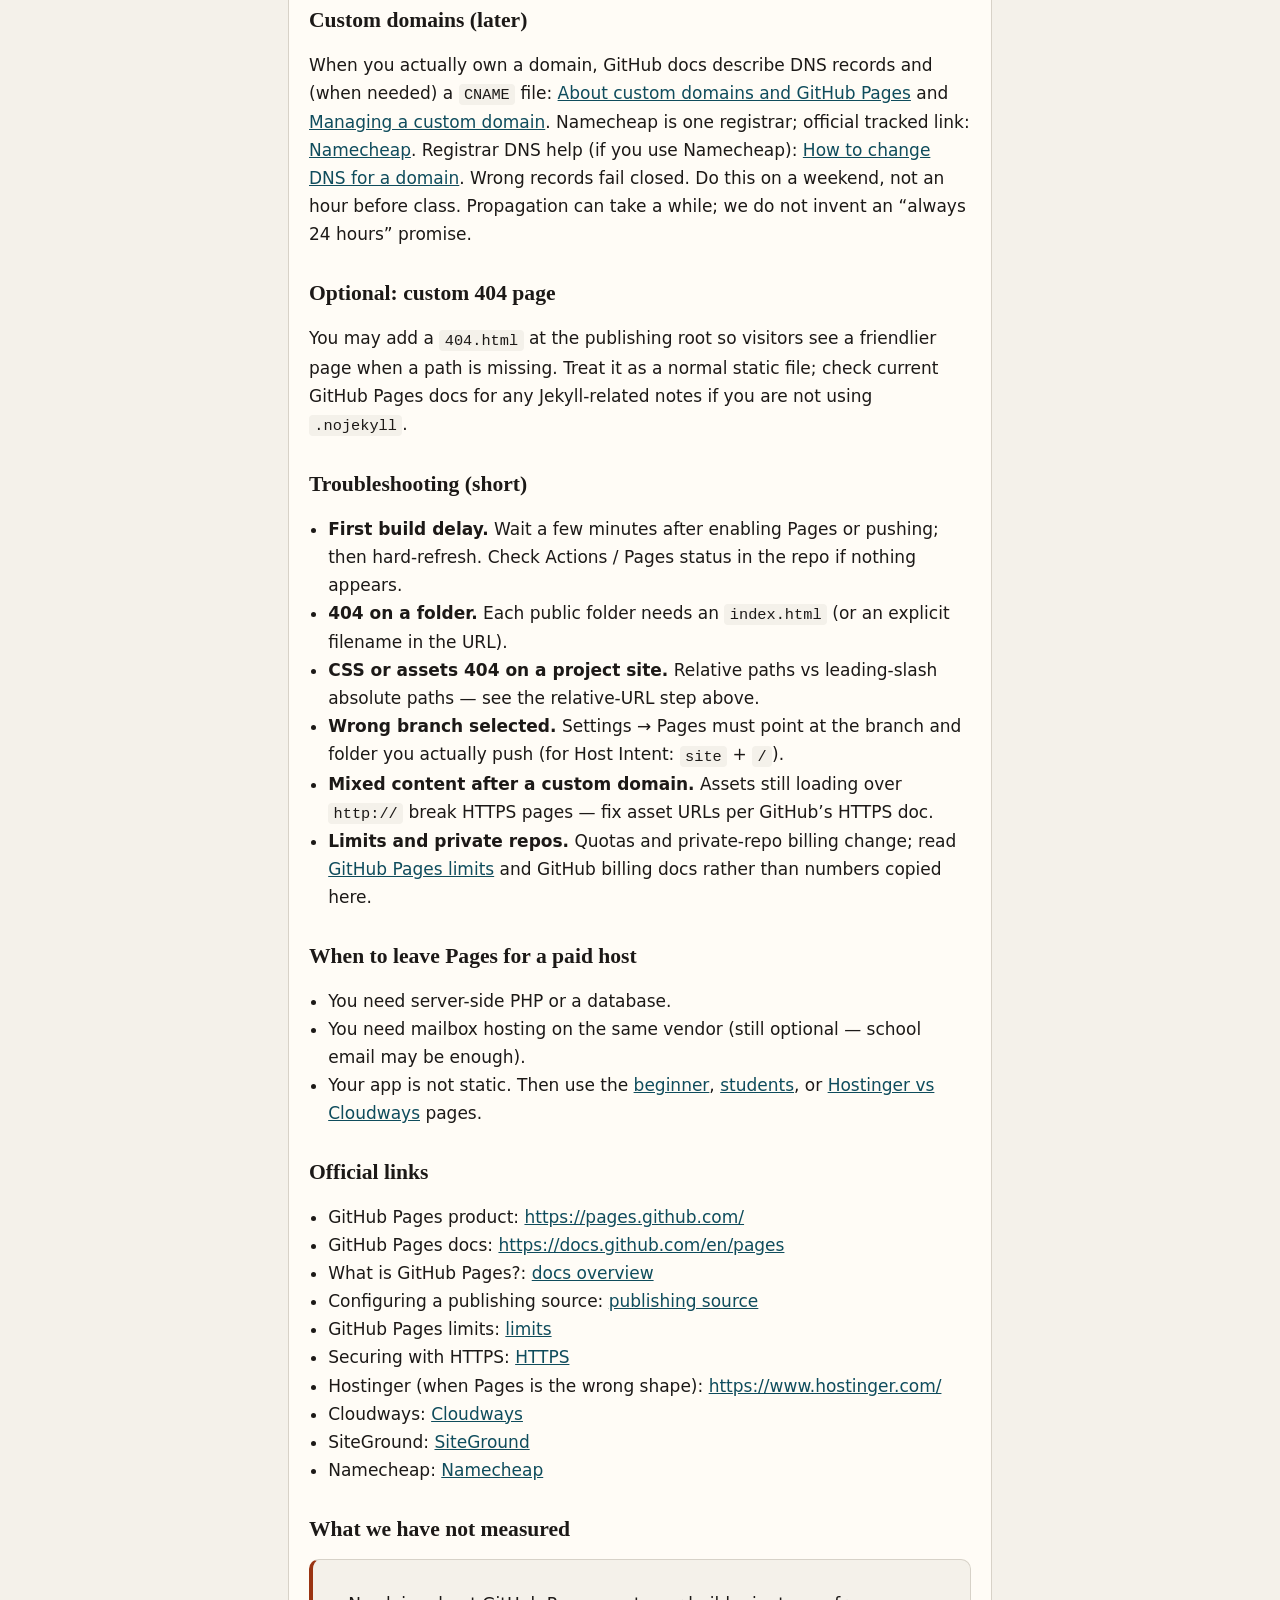
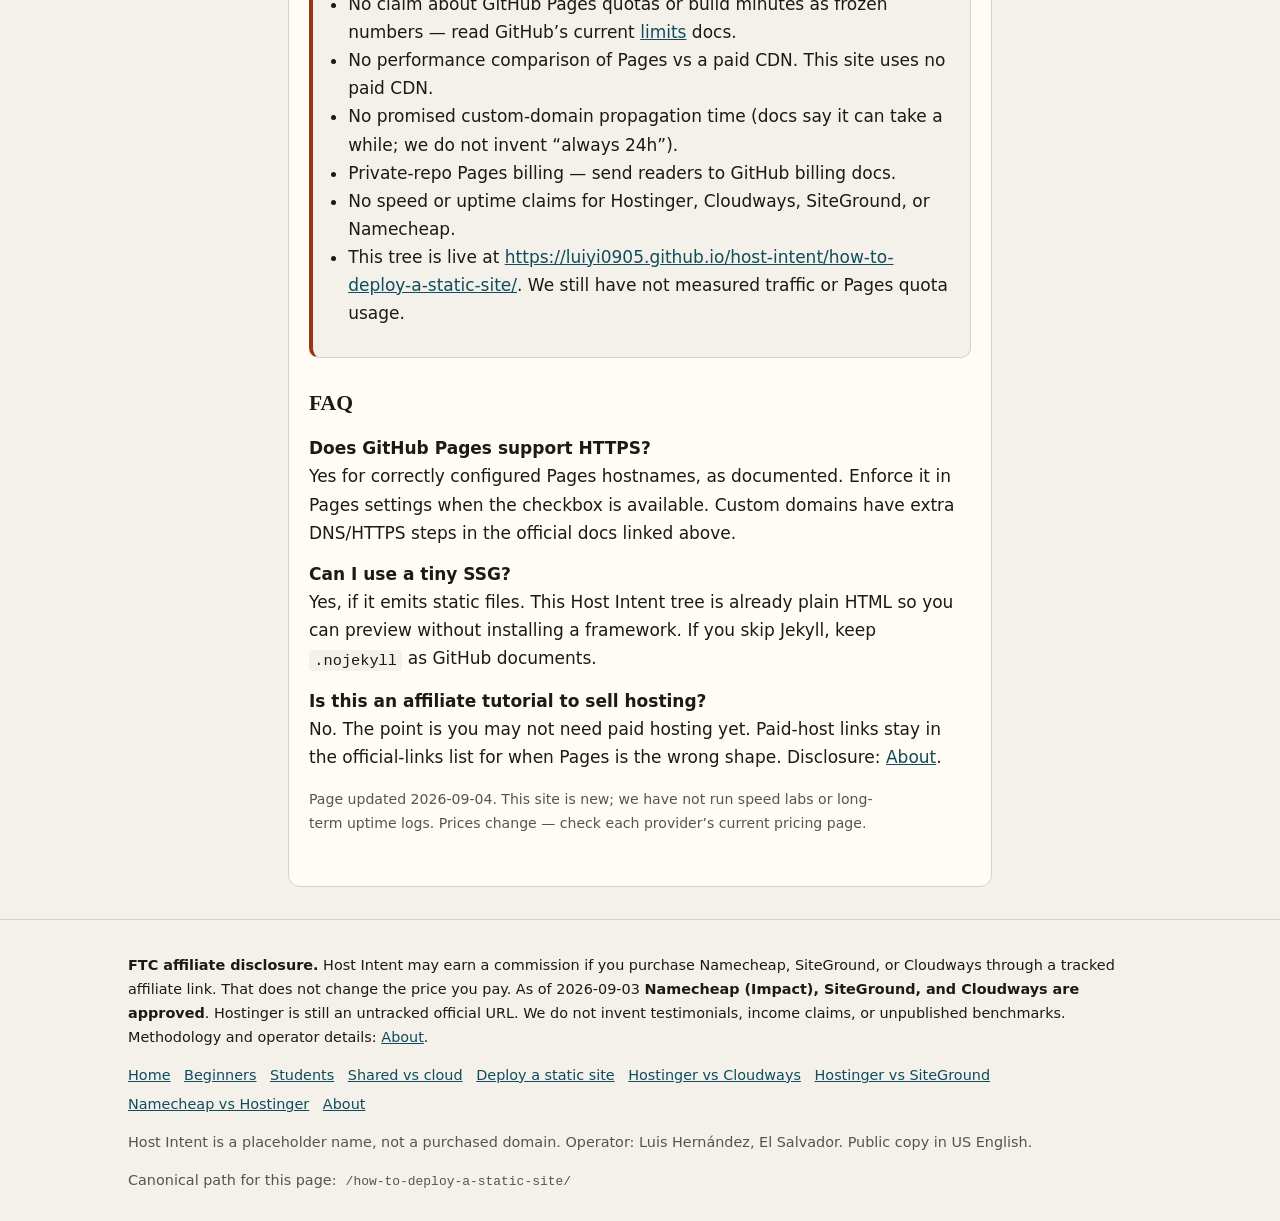
<file: how-to-deploy-a-static-site/index.html>
<!DOCTYPE html>
<html lang="en-US">
<head>
  <meta charset="utf-8">
  <meta name="viewport" content="width=device-width, initial-scale=1">
  <title>How to deploy a static site on GitHub Pages — Host Intent</title>
  <meta name="description" content="Deploy HTML and CSS on GitHub Pages for $0. Relative URLs, local preview, DNS later. Uses Host Intent’s live project site as the worked example.">
  <meta name="author" content="Luis Hernández">
  <link rel="icon" href="../favicon.svg" type="image/svg+xml">
  <link rel="stylesheet" href="../css/style.css">
</head>
<body>
  <a class="skip" href="#content">Skip to content</a>
  <header class="site">
    <div class="wrap">
      <p class="brand"><a href="../">Host Intent</a></p>
      <p class="tagline">Hosting comparisons and deploy notes for small sites.</p>
      <p class="ftc-banner"><strong>Affiliate disclosure.</strong> Host Intent is a free site. Some links go to hosting companies. If you later buy through a tracked affiliate link, we may earn a commission at no extra cost to you. <strong>Namecheap (Impact), SiteGround, and Cloudways are approved</strong> (Cloudways as of 2026-09-03). Those links may be tracked. Hostinger stays an official marketing URL until approved. We do not promise income, rankings, or “best” scores. Full note: <a href="../about/">About</a>.</p>
      <nav class="primary" aria-label="Primary"><a href="../">Home</a>
        <a href="../best-web-hosting-for-beginners/">Beginners</a>
        <a href="../best-hosting-for-students/">Students</a>
        <a href="../shared-vs-managed-cloud-hosting/">Shared vs cloud</a>
        <a href="../how-to-deploy-a-static-site/" aria-current="page">Deploy a static site</a>
        <a href="../hostinger-vs-cloudways/">Hostinger vs Cloudways</a>
        <a href="../hostinger-vs-siteground/">Hostinger vs SiteGround</a>
        <a href="../namecheap-hosting-vs-hostinger/">Namecheap vs Hostinger</a>
        <a href="../about/">About</a>
      </nav>
    </div>
  </header>
  <main id="content">
    <h1>How to deploy a static site for $0 (GitHub Pages)</h1>
    <p class="lede">A static site is HTML, CSS, and maybe JavaScript files. No PHP. No database. You can put it on GitHub Pages at $0, with no custom domain and no hosting invoice. Host Intent itself is the worked example: a live project site at <a href="https://luiyi0905.github.io/host-intent/">https://luiyi0905.github.io/host-intent/</a> (source on branch <code>site</code>). DNS is a later chapter.</p>

    <h2>Who this is for</h2>
    <p>Students and small-site owners who need a public URL for a portfolio, a class page, or this kind of comparison site — including operators copying this exact tree (branch <code>site</code>, relative URLs, <code>.nojekyll</code>). If you need WordPress, Laravel, or MySQL, stop: that is not static. Use <a href="../best-web-hosting-for-beginners/">beginner hosting criteria</a>, <a href="../best-hosting-for-students/">student hosting</a>, or <a href="../shared-vs-managed-cloud-hosting/">shared vs managed cloud</a> instead. You do not need to buy a domain on day one.</p>

    <h2>What static means here</h2>
    <p>The server copies files to the browser. It does not run your code on each request. Forms that email you, login sessions, and shopping carts need something else (or a third-party form backend you are willing to trust — out of scope here).</p>

    <h2>Project site vs user/organization site</h2>
    <p>GitHub documents two shapes. A <strong>project</strong> site lives at <code>https://USER.github.io/REPO/</code>. Host Intent is that shape: <code>luiyi0905.github.io/host-intent/</code>. A <strong>user or organization</strong> site uses a different repository-name rule and a different default URL. Read the official overview rather than guessing: <a href="https://docs.github.com/en/pages/getting-started-with-github-pages/what-is-github-pages">What is GitHub Pages?</a>.</p>

    <h2>Before you touch DNS</h2>
    <p>Do not buy a domain to feel professional on day one. GitHub will give you a <code>*.github.io</code> hostname. Get the site green on that name first. Pointing a domain is a separate, optional step (and it is how people accidentally produce a blank site while DNS propagates). If you later buy a domain only, see <a href="../namecheap-hosting-vs-hostinger/">Namecheap hosting vs Hostinger</a> for the “domain without hosting” fork — still optional for this tutorial.</p>

    <h2>Tutorial: GitHub Pages from the repo root</h2>
    <p>Official product page: <a href="https://pages.github.com/">https://pages.github.com/</a>. Docs hub: <a href="https://docs.github.com/en/pages">https://docs.github.com/en/pages</a>. Quickstart: <a href="https://docs.github.com/en/pages/quickstart">Pages quickstart</a>. UI labels change; if a blog screenshot disagrees with GitHub docs, trust the docs.</p>
    <ol>
      <li><strong>Use a GitHub account you already have</strong> (signup is GitHub product, not Host Intent). This tutorial does not require paid GitHub features for a public project site — confirm on GitHub’s current billing docs if your repo is private.</li>
      <li><strong>Create a new repository</strong> in the GitHub UI. Public repos can use Pages as GitHub currently documents. Creating a site: <a href="https://docs.github.com/en/pages/getting-started-with-github-pages/creating-a-github-pages-site">Creating a GitHub Pages site</a>.</li>
      <li><strong>Add your files.</strong> A minimal site is <code>index.html</code> plus CSS. Folder URLs work if each folder has <code>index.html</code> (the same pattern this Host Intent tree uses). Include an empty <code>.nojekyll</code> file at the publishing root so Pages does not run Jekyll on plain HTML (GitHub documents this when you are not using Jekyll).</li>
      <li><strong>Commit on a branch you control.</strong> GitHub lets you publish from a branch (root <code>/</code> or <code>/docs</code>) or via Actions — see <a href="https://docs.github.com/en/pages/getting-started-with-github-pages/configuring-a-publishing-source-for-your-github-pages-site">Configuring a publishing source</a>. Host Intent’s policy is branch <code>site</code> + repository root (<code>/</code>). That is <em>our</em> convention, not a GitHub requirement.</li>
      <li><strong>Enable Pages</strong> in the repository Settings → Pages. Choose Deploy from a branch, select your branch and <code>/</code> or <code>/docs</code>, then Save.</li>
      <li><strong>Wait for the first build.</strong> GitHub shows a <code>https://USER.github.io/REPO/</code> URL for project sites. First publishes can take a few minutes; if nothing appears after a longer wait, check the docs’ build/troubleshooting notes rather than inventing a timeout.</li>
      <li><strong>Check relative URLs.</strong> Open the Pages URL on a phone. If CSS 404s on <code>https://user.github.io/repo/</code>, your stylesheet path was probably site-root absolute (<code>/css/style.css</code>) instead of relative (<code>css/style.css</code> or <code>../css/style.css</code> from a subfolder). Absolute paths that start with <code>/</code> resolve to <code>https://user.github.io/css/…</code> and miss the repo subpath. Host Intent uses relative paths so local preview and project Pages both work.</li>
    </ol>

    <h2>Preview locally before you publish</h2>
    <p>You can open <code>index.html</code> in a browser. For folder links, a local static server is cleaner. From this site directory:</p>
<pre><code>python3 -m http.server 8080</code></pre>
    <p>Then visit <code>http://127.0.0.1:8080/</code>. No Node toolchain is required for Host Intent.</p>

    <h2>Optional: docs folder vs root</h2>
    <p>GitHub Pages can serve the repository root or a <code>docs/</code> folder on a branch. If your git repo also holds notes that must not go public, keep the public HTML in <code>docs/</code> and point Pages there. Host Intent publishes from branch <code>site</code> at root. Live example: <a href="https://luiyi0905.github.io/host-intent/">https://luiyi0905.github.io/host-intent/</a>.</p>

    <h2>HTTPS</h2>
    <p>GitHub documents HTTPS for Pages hostnames, including enforcement in repository Settings → Pages. Read <a href="https://docs.github.com/en/pages/getting-started-with-github-pages/securing-your-github-pages-site-with-https">Securing your GitHub Pages site with HTTPS</a>. Custom-domain certificates have extra DNS steps in those docs. Do not freeze GitHub A/AAAA IP addresses into this page — copy current values from GitHub’s custom-domain docs the day you do DNS.</p>

    <h2>Custom domains (later)</h2>
    <p>When you actually own a domain, GitHub docs describe DNS records and (when needed) a <code>CNAME</code> file: <a href="https://docs.github.com/en/pages/configuring-a-custom-domain-for-your-github-pages-site/about-custom-domains-and-github-pages">About custom domains and GitHub Pages</a> and <a href="https://docs.github.com/en/pages/configuring-a-custom-domain-for-your-github-pages-site/managing-a-custom-domain-for-your-github-pages-site">Managing a custom domain</a>. Namecheap is one registrar; official tracked link: <a href="https://namecheap.pxf.io/c/7699650/1632743/5618?subId1=hi-how-to-deploy-a-static-site&amp;subId2=host-intent" rel="sponsored">Namecheap</a>. Registrar DNS help (if you use Namecheap): <a href="https://www.namecheap.com/support/knowledgebase/article.aspx/767/10/how-to-change-dns-for-a-domain/">How to change DNS for a domain</a>. Wrong records fail closed. Do this on a weekend, not an hour before class. Propagation can take a while; we do not invent an “always 24 hours” promise.</p>

    <h2>Optional: custom 404 page</h2>
    <p>You may add a <code>404.html</code> at the publishing root so visitors see a friendlier page when a path is missing. Treat it as a normal static file; check current GitHub Pages docs for any Jekyll-related notes if you are not using <code>.nojekyll</code>.</p>

    <h2>Troubleshooting (short)</h2>
    <ul class="plain">
      <li><strong>First build delay.</strong> Wait a few minutes after enabling Pages or pushing; then hard-refresh. Check Actions / Pages status in the repo if nothing appears.</li>
      <li><strong>404 on a folder.</strong> Each public folder needs an <code>index.html</code> (or an explicit filename in the URL).</li>
      <li><strong>CSS or assets 404 on a project site.</strong> Relative paths vs leading-slash absolute paths — see the relative-URL step above.</li>
      <li><strong>Wrong branch selected.</strong> Settings → Pages must point at the branch and folder you actually push (for Host Intent: <code>site</code> + <code>/</code>).</li>
      <li><strong>Mixed content after a custom domain.</strong> Assets still loading over <code>http://</code> break HTTPS pages — fix asset URLs per GitHub’s HTTPS doc.</li>
      <li><strong>Limits and private repos.</strong> Quotas and private-repo billing change; read <a href="https://docs.github.com/en/pages/getting-started-with-github-pages/github-pages-limits">GitHub Pages limits</a> and GitHub billing docs rather than numbers copied here.</li>
    </ul>

    <h2>When to leave Pages for a paid host</h2>
    <ul class="plain">
      <li>You need server-side PHP or a database.</li>
      <li>You need mailbox hosting on the same vendor (still optional — school email may be enough).</li>
      <li>Your app is not static. Then use the <a href="../best-web-hosting-for-beginners/">beginner</a>, <a href="../best-hosting-for-students/">students</a>, or <a href="../hostinger-vs-cloudways/">Hostinger vs Cloudways</a> pages.</li>
    </ul>

    <h2>Official links</h2>
    <ul class="plain official">
      <li>GitHub Pages product: <a href="https://pages.github.com/">https://pages.github.com/</a></li>
      <li>GitHub Pages docs: <a href="https://docs.github.com/en/pages">https://docs.github.com/en/pages</a></li>
      <li>What is GitHub Pages?: <a href="https://docs.github.com/en/pages/getting-started-with-github-pages/what-is-github-pages">docs overview</a></li>
      <li>Configuring a publishing source: <a href="https://docs.github.com/en/pages/getting-started-with-github-pages/configuring-a-publishing-source-for-your-github-pages-site">publishing source</a></li>
      <li>GitHub Pages limits: <a href="https://docs.github.com/en/pages/getting-started-with-github-pages/github-pages-limits">limits</a></li>
      <li>Securing with HTTPS: <a href="https://docs.github.com/en/pages/getting-started-with-github-pages/securing-your-github-pages-site-with-https">HTTPS</a></li>
      <li>Hostinger (when Pages is the wrong shape): <a href="https://www.hostinger.com/">https://www.hostinger.com/</a></li>
      <li>Cloudways: <a href="https://www.cloudways.com/en/?id=2203673" rel="sponsored">Cloudways</a></li>
      <li>SiteGround: <a href="https://www.siteground.com/index.htm?afcode=ca3e5f79665051eeba53d5917cbd94e7" rel="sponsored">SiteGround</a></li>
      <li>Namecheap: <a href="https://namecheap.pxf.io/c/7699650/1632743/5618?subId1=hi-how-to-deploy-a-static-site&amp;subId2=host-intent" rel="sponsored">Namecheap</a></li>
    </ul>

    <h2>What we have not measured</h2>
    <div class="not-measured">
      <ul class="plain">
        <li>No claim about GitHub Pages quotas or build minutes as frozen numbers — read GitHub’s current <a href="https://docs.github.com/en/pages/getting-started-with-github-pages/github-pages-limits">limits</a> docs.</li>
        <li>No performance comparison of Pages vs a paid CDN. This site uses no paid CDN.</li>
        <li>No promised custom-domain propagation time (docs say it can take a while; we do not invent “always 24h”).</li>
        <li>Private-repo Pages billing — send readers to GitHub billing docs.</li>
        <li>No speed or uptime claims for Hostinger, Cloudways, SiteGround, or Namecheap.</li>
        <li>This tree is live at <a href="https://luiyi0905.github.io/host-intent/how-to-deploy-a-static-site/">https://luiyi0905.github.io/host-intent/how-to-deploy-a-static-site/</a>. We still have not measured traffic or Pages quota usage.</li>
      </ul>
    </div>

    <h2>FAQ</h2>
    <dl>
      <dt>Does GitHub Pages support HTTPS?</dt>
      <dd>Yes for correctly configured Pages hostnames, as documented. Enforce it in Pages settings when the checkbox is available. Custom domains have extra DNS/HTTPS steps in the official docs linked above.</dd>
      <dt>Can I use a tiny SSG?</dt>
      <dd>Yes, if it emits static files. This Host Intent tree is already plain HTML so you can preview without installing a framework. If you skip Jekyll, keep <code>.nojekyll</code> as GitHub documents.</dd>
      <dt>Is this an affiliate tutorial to sell hosting?</dt>
      <dd>No. The point is you may not need paid hosting yet. Paid-host links stay in the official-links list for when Pages is the wrong shape. Disclosure: <a href="../about/">About</a>.</dd>
    </dl>

    <p class="meta">Page updated 2026-09-04. This site is new; we have not run speed labs or long-term uptime logs. Prices change — check each provider’s current pricing page.</p>
  </main>
  <footer class="site">
    <div class="wrap">
      <p class="ftc-footer"><strong>FTC affiliate disclosure.</strong> Host Intent may earn a commission if you purchase Namecheap, SiteGround, or Cloudways through a tracked affiliate link. That does not change the price you pay. As of 2026-09-03 <strong>Namecheap (Impact), SiteGround, and Cloudways are approved</strong>. Hostinger is still an untracked official URL. We do not invent testimonials, income claims, or unpublished benchmarks. Methodology and operator details: <a href="../about/">About</a>.</p>
      <nav aria-label="Footer"><a href="../">Home</a>
        <a href="../best-web-hosting-for-beginners/">Beginners</a>
        <a href="../best-hosting-for-students/">Students</a>
        <a href="../shared-vs-managed-cloud-hosting/">Shared vs cloud</a>
        <a href="../how-to-deploy-a-static-site/" aria-current="page">Deploy a static site</a>
        <a href="../hostinger-vs-cloudways/">Hostinger vs Cloudways</a>
        <a href="../hostinger-vs-siteground/">Hostinger vs SiteGround</a>
        <a href="../namecheap-hosting-vs-hostinger/">Namecheap vs Hostinger</a>
        <a href="../about/">About</a>
      </nav>
      <p>Host Intent is a placeholder name, not a purchased domain. Operator: Luis Hernández, El Salvador. Public copy in US English.</p>
      <p>Canonical path for this page: <code>/how-to-deploy-a-static-site/</code></p>
    </div>
  </footer>
</body>
</html>
</file>
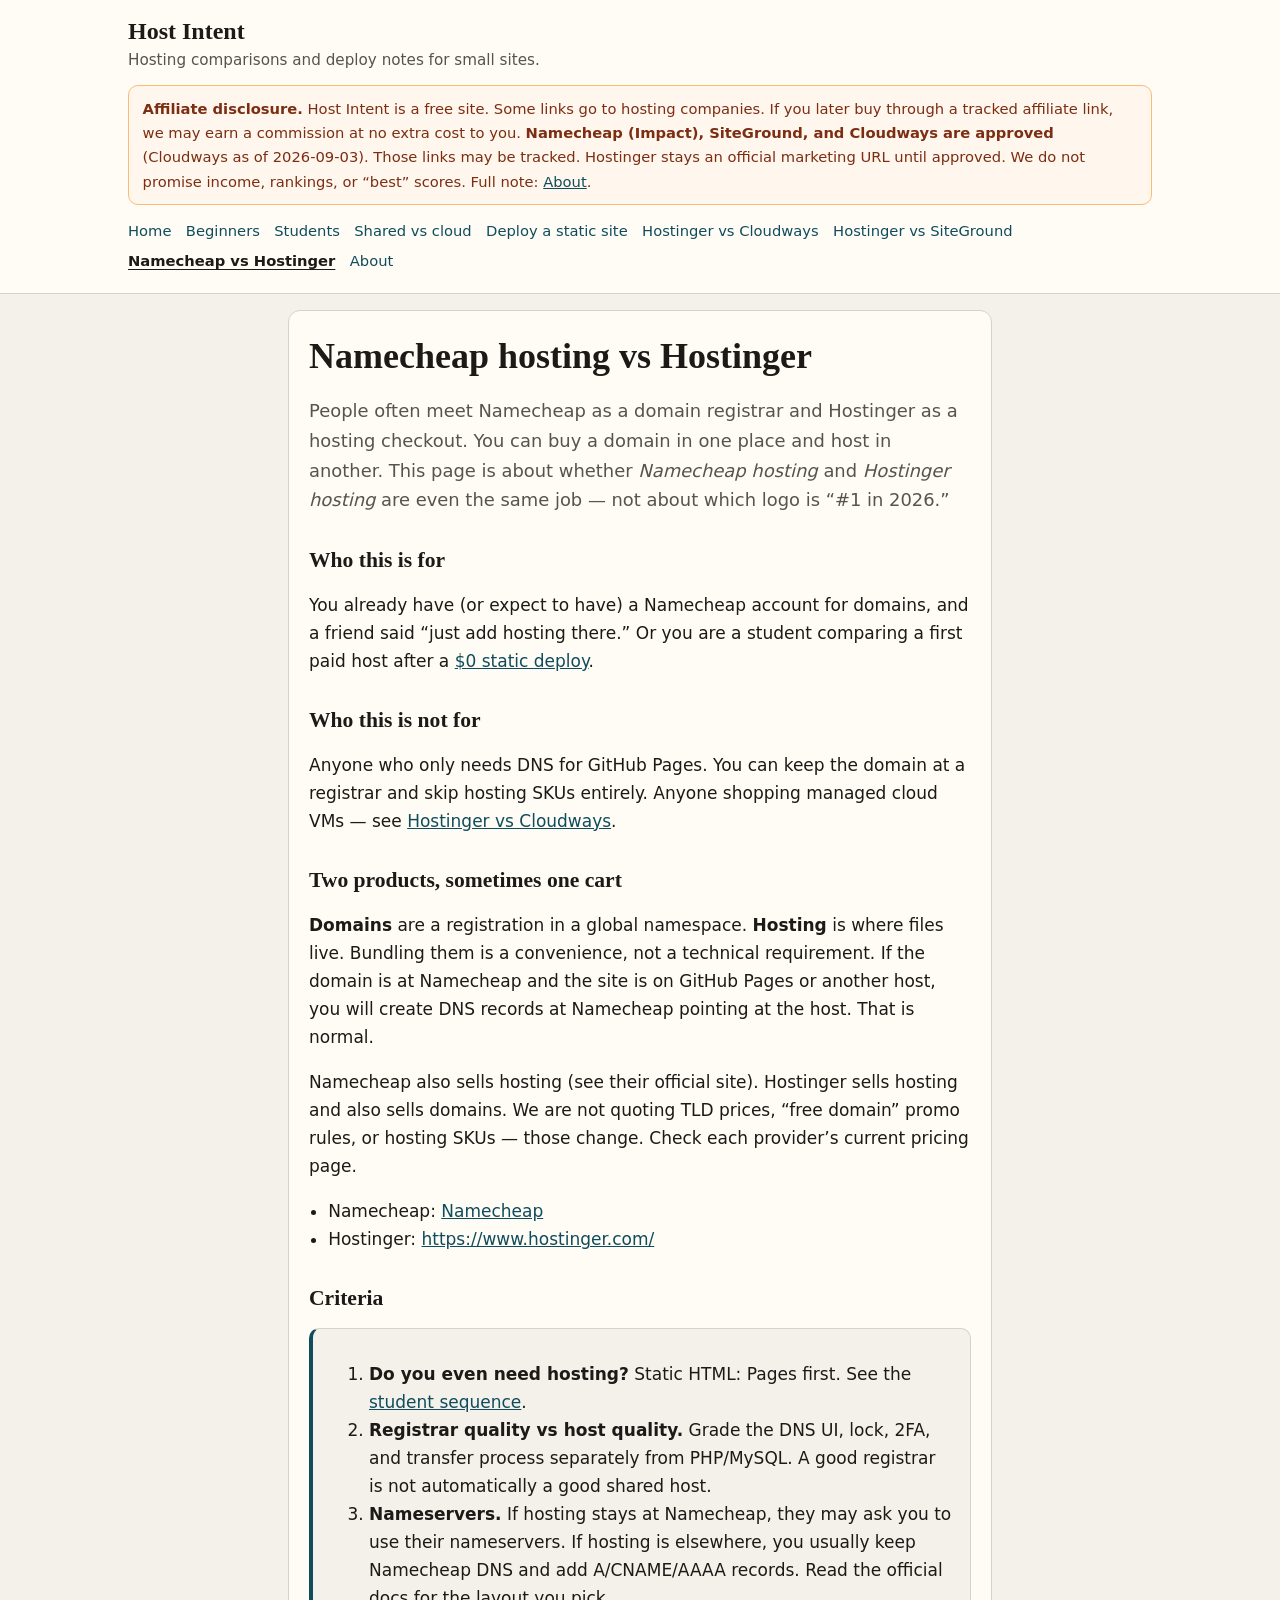
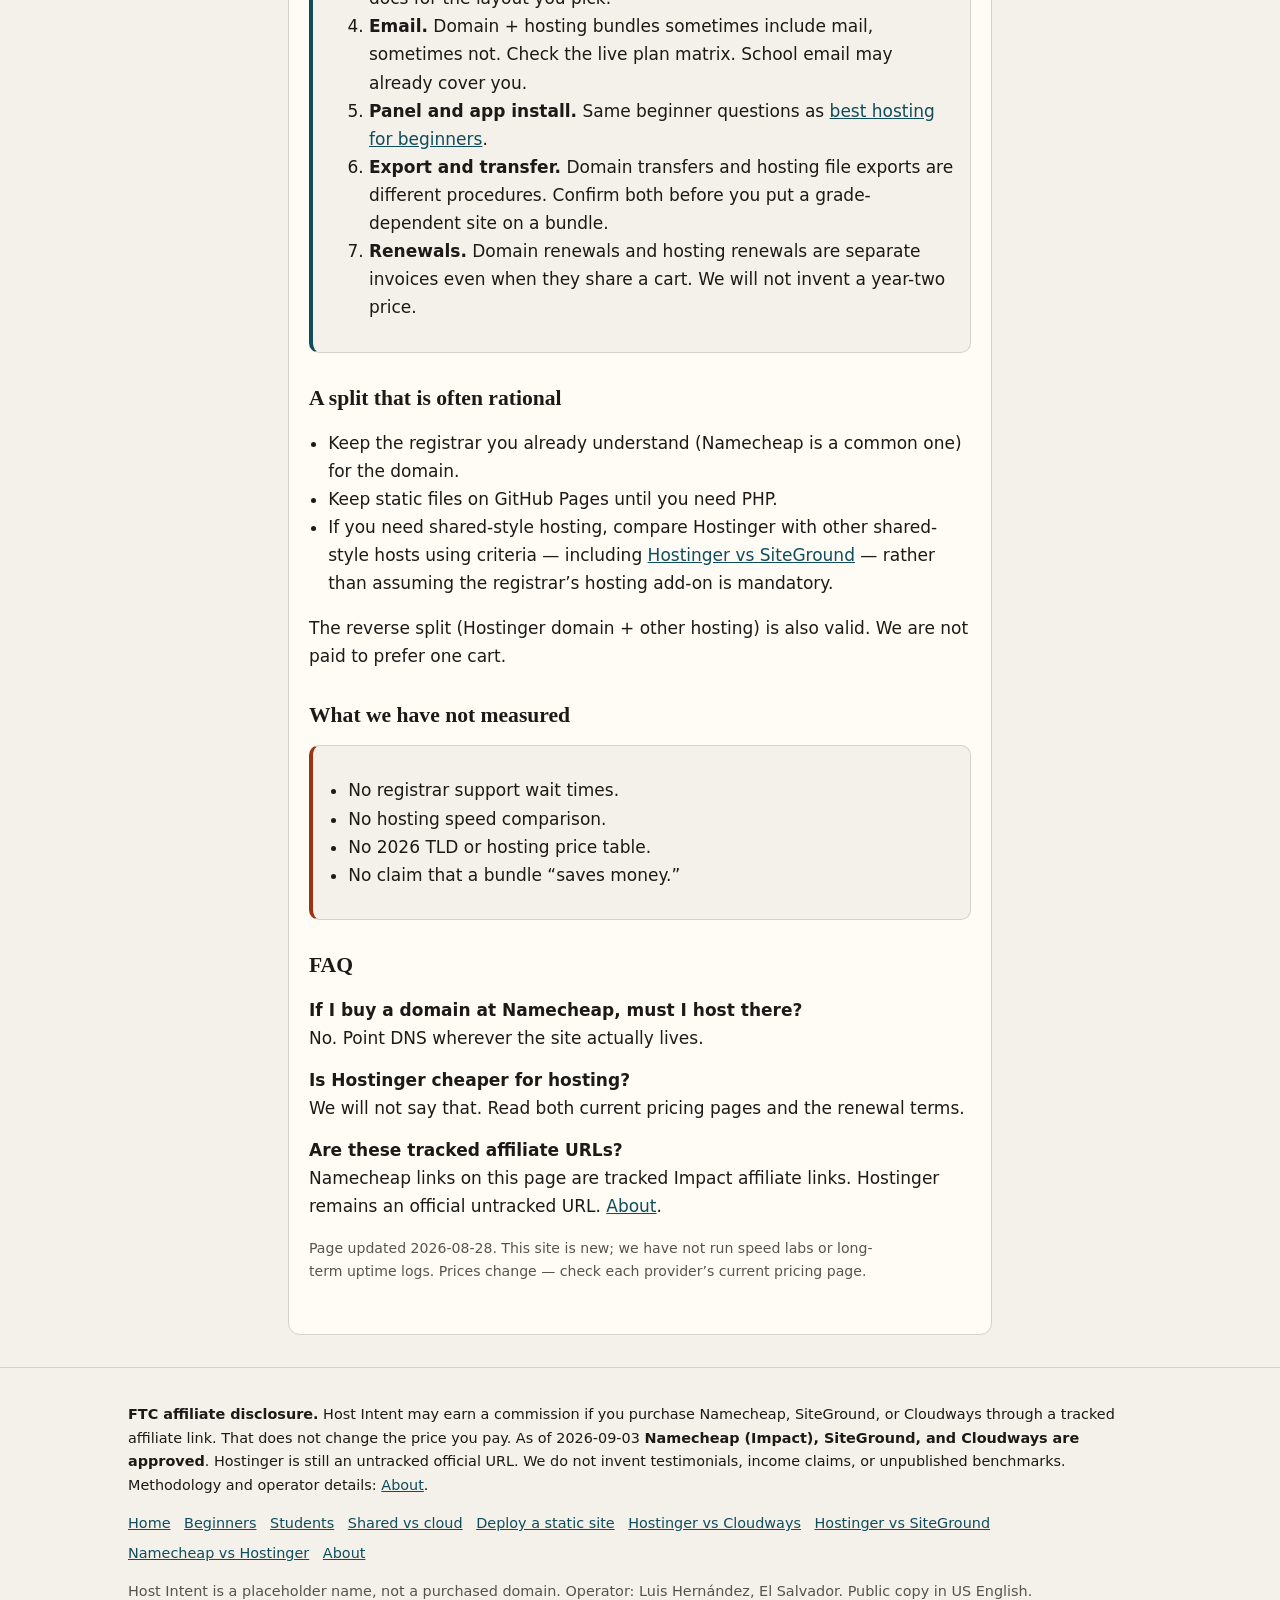
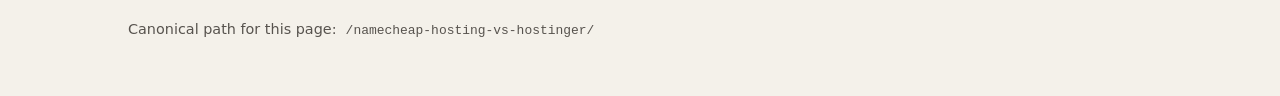
<file: namecheap-hosting-vs-hostinger/index.html>
<!DOCTYPE html>
<html lang="en-US">
<head>
  <meta charset="utf-8">
  <meta name="viewport" content="width=device-width, initial-scale=1">
  <title>Namecheap hosting vs Hostinger — Host Intent</title>
  <meta name="description" content="Namecheap vs Hostinger: domain registrar vs hosting are different jobs. Criteria for bundles, DNS later, no invented prices.">
  <meta name="author" content="Luis Hernández">
  <link rel="icon" href="../favicon.svg" type="image/svg+xml">
  <link rel="stylesheet" href="../css/style.css">
</head>
<body>
  <a class="skip" href="#content">Skip to content</a>
  <header class="site">
    <div class="wrap">
      <p class="brand"><a href="../">Host Intent</a></p>
      <p class="tagline">Hosting comparisons and deploy notes for small sites.</p>
      <p class="ftc-banner"><strong>Affiliate disclosure.</strong> Host Intent is a free site. Some links go to hosting companies. If you later buy through a tracked affiliate link, we may earn a commission at no extra cost to you. <strong>Namecheap (Impact), SiteGround, and Cloudways are approved</strong> (Cloudways as of 2026-09-03). Those links may be tracked. Hostinger stays an official marketing URL until approved. We do not promise income, rankings, or “best” scores. Full note: <a href="../about/">About</a>.</p>
      <nav class="primary" aria-label="Primary"><a href="../">Home</a>
        <a href="../best-web-hosting-for-beginners/">Beginners</a>
        <a href="../best-hosting-for-students/">Students</a>
        <a href="../shared-vs-managed-cloud-hosting/">Shared vs cloud</a>
        <a href="../how-to-deploy-a-static-site/">Deploy a static site</a>
        <a href="../hostinger-vs-cloudways/">Hostinger vs Cloudways</a>
        <a href="../hostinger-vs-siteground/">Hostinger vs SiteGround</a>
        <a href="../namecheap-hosting-vs-hostinger/" aria-current="page">Namecheap vs Hostinger</a>
        <a href="../about/">About</a>
      </nav>
    </div>
  </header>
  <main id="content">
        <h1>Namecheap hosting vs Hostinger</h1>
    <p class="lede">People often meet Namecheap as a domain registrar and Hostinger as a hosting checkout. You can buy a domain in one place and host in another. This page is about whether <em>Namecheap hosting</em> and <em>Hostinger hosting</em> are even the same job — not about which logo is “#1 in 2026.”</p>

    <h2>Who this is for</h2>
    <p>You already have (or expect to have) a Namecheap account for domains, and a friend said “just add hosting there.” Or you are a student comparing a first paid host after a <a href="../how-to-deploy-a-static-site/">$0 static deploy</a>.</p>

    <h2>Who this is not for</h2>
    <p>Anyone who only needs DNS for GitHub Pages. You can keep the domain at a registrar and skip hosting SKUs entirely. Anyone shopping managed cloud VMs — see <a href="../hostinger-vs-cloudways/">Hostinger vs Cloudways</a>.</p>

    <h2>Two products, sometimes one cart</h2>
    <p><strong>Domains</strong> are a registration in a global namespace. <strong>Hosting</strong> is where files live. Bundling them is a convenience, not a technical requirement. If the domain is at Namecheap and the site is on GitHub Pages or another host, you will create DNS records at Namecheap pointing at the host. That is normal.</p>
    <p>Namecheap also sells hosting (see their official site). Hostinger sells hosting and also sells domains. We are not quoting TLD prices, “free domain” promo rules, or hosting SKUs — those change. Check each provider’s current pricing page.</p>
    <ul class="plain official">
      <li>Namecheap: <a href="https://namecheap.pxf.io/c/7699650/1632743/5618?subId1=hi-namecheap-hosting-vs-hostinger&amp;subId2=host-intent" rel="sponsored">Namecheap</a></li>
      <li>Hostinger: <a href="https://www.hostinger.com/">https://www.hostinger.com/</a></li>
    </ul>

    <h2>Criteria</h2>
    <div class="criteria">
      <ol>
        <li><strong>Do you even need hosting?</strong> Static HTML: Pages first. See the <a href="../best-hosting-for-students/">student sequence</a>.</li>
        <li><strong>Registrar quality vs host quality.</strong> Grade the DNS UI, lock, 2FA, and transfer process separately from PHP/MySQL. A good registrar is not automatically a good shared host.</li>
        <li><strong>Nameservers.</strong> If hosting stays at Namecheap, they may ask you to use their nameservers. If hosting is elsewhere, you usually keep Namecheap DNS and add A/CNAME/AAAA records. Read the official docs for the layout you pick.</li>
        <li><strong>Email.</strong> Domain + hosting bundles sometimes include mail, sometimes not. Check the live plan matrix. School email may already cover you.</li>
        <li><strong>Panel and app install.</strong> Same beginner questions as <a href="../best-web-hosting-for-beginners/">best hosting for beginners</a>.</li>
        <li><strong>Export and transfer.</strong> Domain transfers and hosting file exports are different procedures. Confirm both before you put a grade-dependent site on a bundle.</li>
        <li><strong>Renewals.</strong> Domain renewals and hosting renewals are separate invoices even when they share a cart. We will not invent a year-two price.</li>
      </ol>
    </div>

    <h2>A split that is often rational</h2>
    <ul class="plain">
      <li>Keep the registrar you already understand (Namecheap is a common one) for the domain.</li>
      <li>Keep static files on GitHub Pages until you need PHP.</li>
      <li>If you need shared-style hosting, compare Hostinger with other shared-style hosts using criteria — including <a href="../hostinger-vs-siteground/">Hostinger vs SiteGround</a> — rather than assuming the registrar’s hosting add-on is mandatory.</li>
    </ul>
    <p>The reverse split (Hostinger domain + other hosting) is also valid. We are not paid to prefer one cart.</p>

    <h2>What we have not measured</h2>
    <div class="not-measured">
      <ul class="plain">
        <li>No registrar support wait times.</li>
        <li>No hosting speed comparison.</li>
        <li>No 2026 TLD or hosting price table.</li>
        <li>No claim that a bundle “saves money.”</li>
      </ul>
    </div>

    <h2>FAQ</h2>
    <dl>
      <dt>If I buy a domain at Namecheap, must I host there?</dt>
      <dd>No. Point DNS wherever the site actually lives.</dd>
      <dt>Is Hostinger cheaper for hosting?</dt>
      <dd>We will not say that. Read both current pricing pages and the renewal terms.</dd>
      <dt>Are these tracked affiliate URLs?</dt>
      <dd>Namecheap links on this page are tracked Impact affiliate links. Hostinger remains an official untracked URL. <a href="../about/">About</a>.</dd>
    </dl>

    <p class="meta">Page updated 2026-08-28. This site is new; we have not run speed labs or long-term uptime logs. Prices change — check each provider’s current pricing page.</p>
  </main>
  <footer class="site">
    <div class="wrap">
      <p class="ftc-footer"><strong>FTC affiliate disclosure.</strong> Host Intent may earn a commission if you purchase Namecheap, SiteGround, or Cloudways through a tracked affiliate link. That does not change the price you pay. As of 2026-09-03 <strong>Namecheap (Impact), SiteGround, and Cloudways are approved</strong>. Hostinger is still an untracked official URL. We do not invent testimonials, income claims, or unpublished benchmarks. Methodology and operator details: <a href="../about/">About</a>.</p>
      <nav aria-label="Footer"><a href="../">Home</a>
        <a href="../best-web-hosting-for-beginners/">Beginners</a>
        <a href="../best-hosting-for-students/">Students</a>
        <a href="../shared-vs-managed-cloud-hosting/">Shared vs cloud</a>
        <a href="../how-to-deploy-a-static-site/">Deploy a static site</a>
        <a href="../hostinger-vs-cloudways/">Hostinger vs Cloudways</a>
        <a href="../hostinger-vs-siteground/">Hostinger vs SiteGround</a>
        <a href="../namecheap-hosting-vs-hostinger/" aria-current="page">Namecheap vs Hostinger</a>
        <a href="../about/">About</a>
      </nav>
      <p>Host Intent is a placeholder name, not a purchased domain. Operator: Luis Hernández, El Salvador. Public copy in US English.</p>
      <p>Canonical path for this page: <code>/namecheap-hosting-vs-hostinger/</code></p>
    </div>
  </footer>
</body>
</html>
</file>
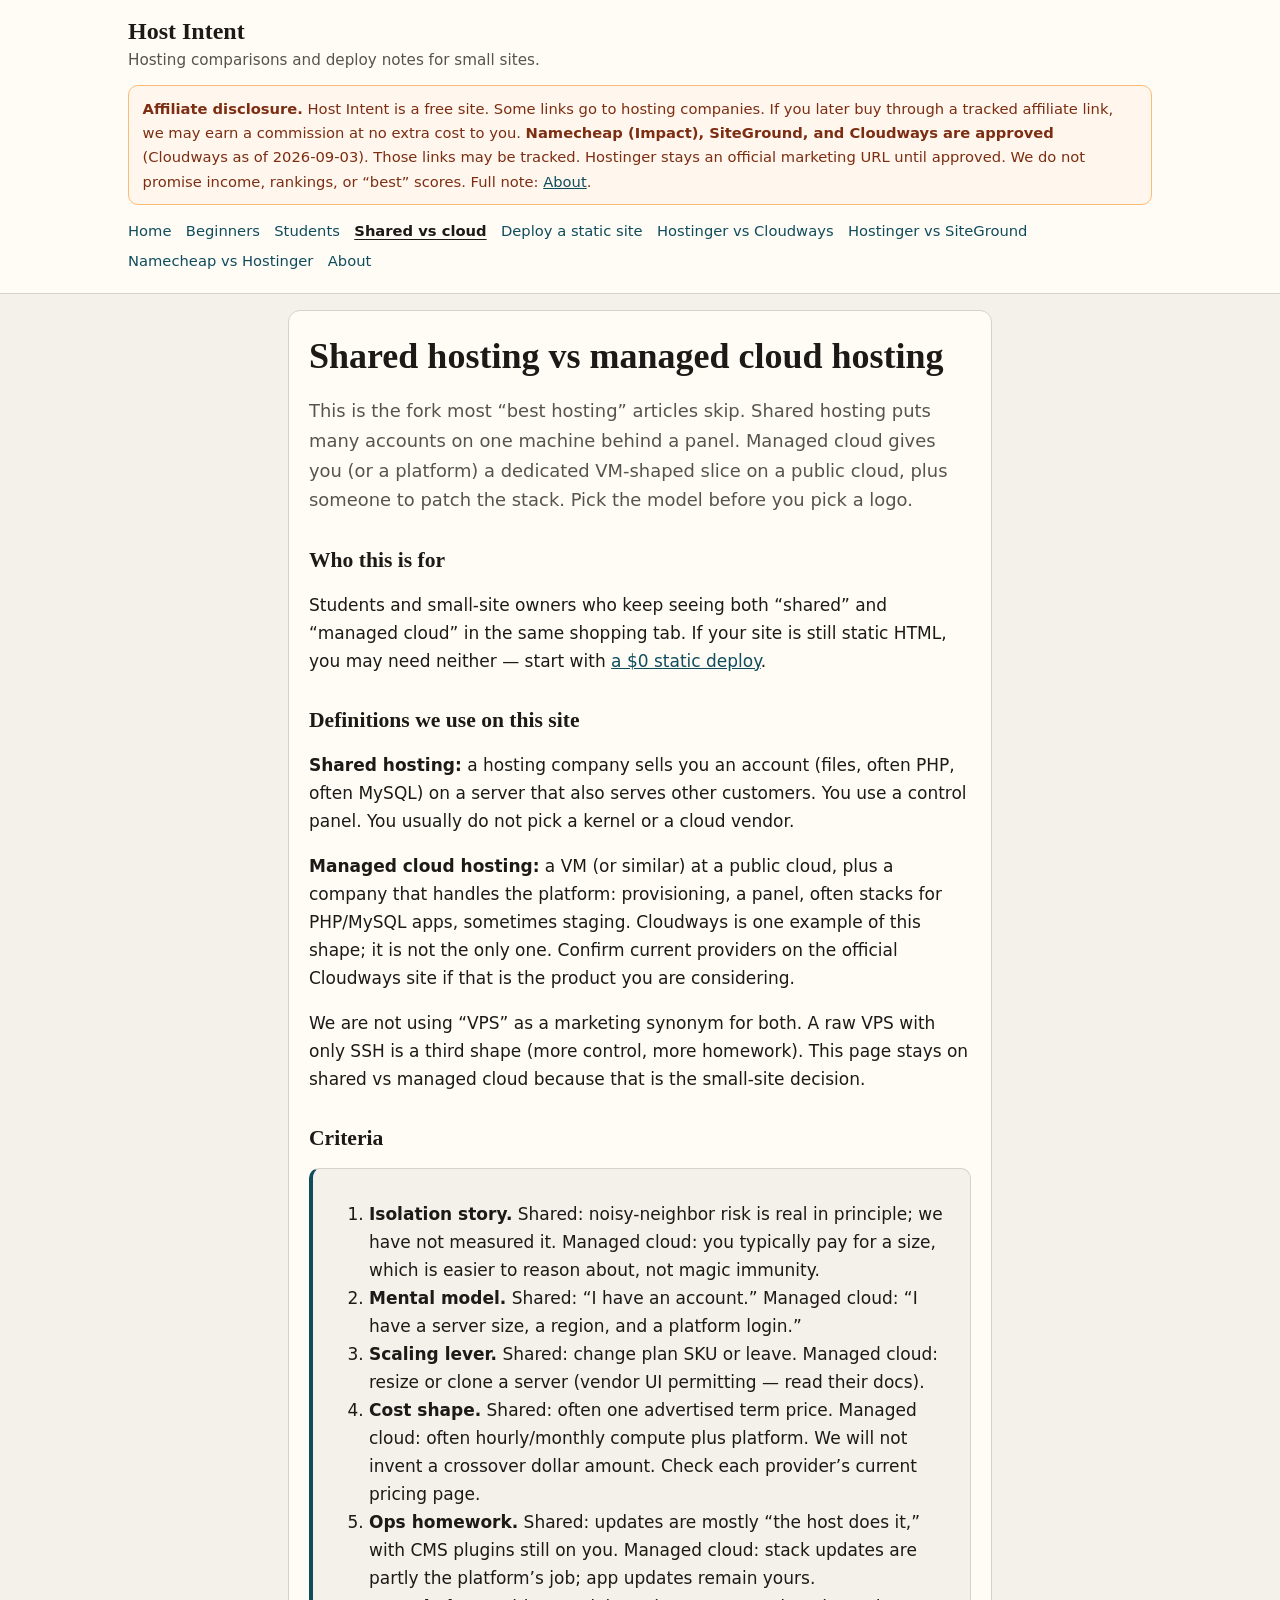
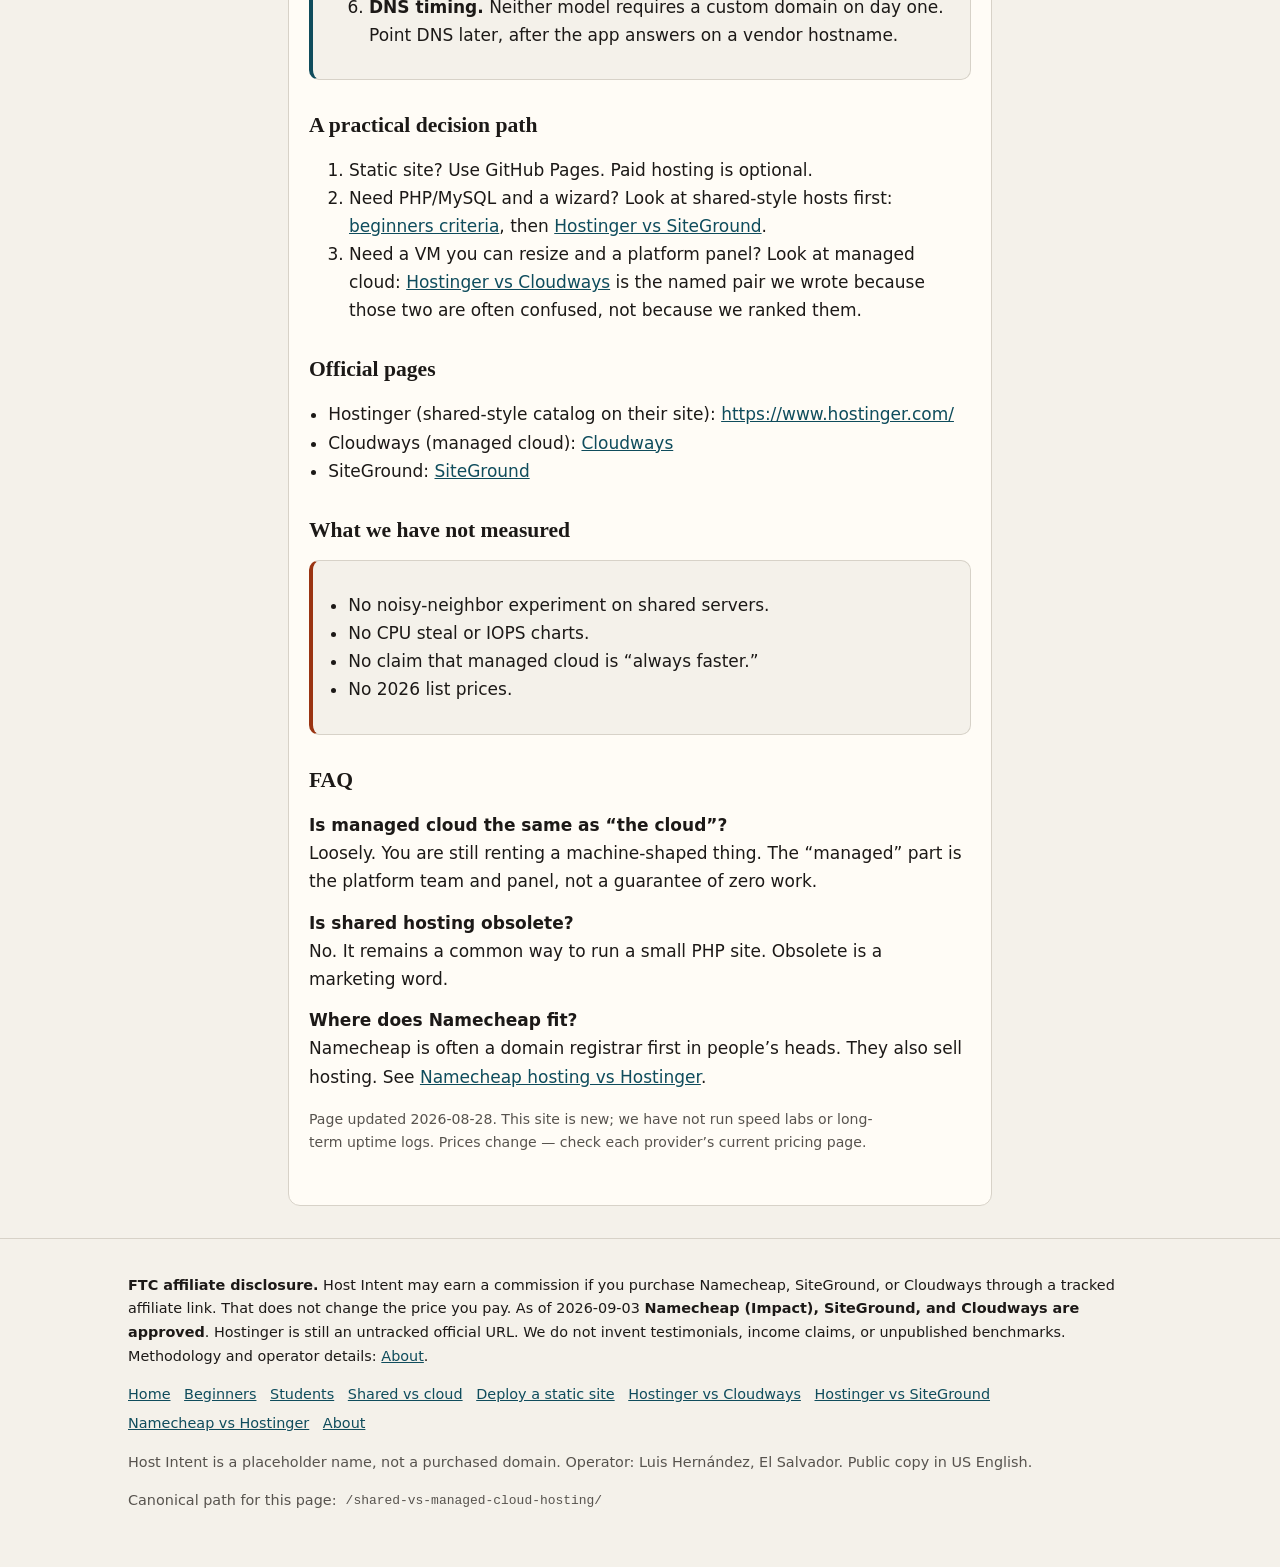
<file: shared-vs-managed-cloud-hosting/index.html>
<!DOCTYPE html>
<html lang="en-US">
<head>
  <meta charset="utf-8">
  <meta name="viewport" content="width=device-width, initial-scale=1">
  <title>Shared vs managed cloud hosting — Host Intent</title>
  <meta name="description" content="Shared hosting vs managed cloud for small sites: isolation, billing shape, ops homework. No fake benchmarks.">
  <meta name="author" content="Luis Hernández">
  <link rel="icon" href="../favicon.svg" type="image/svg+xml">
  <link rel="stylesheet" href="../css/style.css">
</head>
<body>
  <a class="skip" href="#content">Skip to content</a>
  <header class="site">
    <div class="wrap">
      <p class="brand"><a href="../">Host Intent</a></p>
      <p class="tagline">Hosting comparisons and deploy notes for small sites.</p>
      <p class="ftc-banner"><strong>Affiliate disclosure.</strong> Host Intent is a free site. Some links go to hosting companies. If you later buy through a tracked affiliate link, we may earn a commission at no extra cost to you. <strong>Namecheap (Impact), SiteGround, and Cloudways are approved</strong> (Cloudways as of 2026-09-03). Those links may be tracked. Hostinger stays an official marketing URL until approved. We do not promise income, rankings, or “best” scores. Full note: <a href="../about/">About</a>.</p>
      <nav class="primary" aria-label="Primary"><a href="../">Home</a>
        <a href="../best-web-hosting-for-beginners/">Beginners</a>
        <a href="../best-hosting-for-students/">Students</a>
        <a href="../shared-vs-managed-cloud-hosting/" aria-current="page">Shared vs cloud</a>
        <a href="../how-to-deploy-a-static-site/">Deploy a static site</a>
        <a href="../hostinger-vs-cloudways/">Hostinger vs Cloudways</a>
        <a href="../hostinger-vs-siteground/">Hostinger vs SiteGround</a>
        <a href="../namecheap-hosting-vs-hostinger/">Namecheap vs Hostinger</a>
        <a href="../about/">About</a>
      </nav>
    </div>
  </header>
  <main id="content">
    
    <h1>Shared hosting vs managed cloud hosting</h1>
    <p class="lede">This is the fork most “best hosting” articles skip. Shared hosting puts many accounts on one machine behind a panel. Managed cloud gives you (or a platform) a dedicated VM-shaped slice on a public cloud, plus someone to patch the stack. Pick the model before you pick a logo.</p>

    <h2>Who this is for</h2>
    <p>Students and small-site owners who keep seeing both “shared” and “managed cloud” in the same shopping tab. If your site is still static HTML, you may need neither — start with <a href="../how-to-deploy-a-static-site/">a $0 static deploy</a>.</p>

    <h2>Definitions we use on this site</h2>
    <p><strong>Shared hosting:</strong> a hosting company sells you an account (files, often PHP, often MySQL) on a server that also serves other customers. You use a control panel. You usually do not pick a kernel or a cloud vendor.</p>
    <p><strong>Managed cloud hosting:</strong> a VM (or similar) at a public cloud, plus a company that handles the platform: provisioning, a panel, often stacks for PHP/MySQL apps, sometimes staging. Cloudways is one example of this shape; it is not the only one. Confirm current providers on the official Cloudways site if that is the product you are considering.</p>
    <p>We are not using “VPS” as a marketing synonym for both. A raw VPS with only SSH is a third shape (more control, more homework). This page stays on shared vs managed cloud because that is the small-site decision.</p>

    <h2>Criteria</h2>
    <div class="criteria">
      <ol>
        <li><strong>Isolation story.</strong> Shared: noisy-neighbor risk is real in principle; we have not measured it. Managed cloud: you typically pay for a size, which is easier to reason about, not magic immunity.</li>
        <li><strong>Mental model.</strong> Shared: “I have an account.” Managed cloud: “I have a server size, a region, and a platform login.”</li>
        <li><strong>Scaling lever.</strong> Shared: change plan SKU or leave. Managed cloud: resize or clone a server (vendor UI permitting — read their docs).</li>
        <li><strong>Cost shape.</strong> Shared: often one advertised term price. Managed cloud: often hourly/monthly compute plus platform. We will not invent a crossover dollar amount. Check each provider’s current pricing page.</li>
        <li><strong>Ops homework.</strong> Shared: updates are mostly “the host does it,” with CMS plugins still on you. Managed cloud: stack updates are partly the platform’s job; app updates remain yours.</li>
        <li><strong>DNS timing.</strong> Neither model requires a custom domain on day one. Point DNS later, after the app answers on a vendor hostname.</li>
      </ol>
    </div>

    <h2>A practical decision path</h2>
    <ol>
      <li>Static site? Use GitHub Pages. Paid hosting is optional.</li>
      <li>Need PHP/MySQL and a wizard? Look at shared-style hosts first: <a href="../best-web-hosting-for-beginners/">beginners criteria</a>, then <a href="../hostinger-vs-siteground/">Hostinger vs SiteGround</a>.</li>
      <li>Need a VM you can resize and a platform panel? Look at managed cloud: <a href="../hostinger-vs-cloudways/">Hostinger vs Cloudways</a> is the named pair we wrote because those two are often confused, not because we ranked them.</li>
    </ol>

    <h2>Official pages</h2>
    <ul class="plain official">
      <li>Hostinger (shared-style catalog on their site): <a href="https://www.hostinger.com/">https://www.hostinger.com/</a></li>
      <li>Cloudways (managed cloud): <a href="https://www.cloudways.com/en/?id=2203673" rel="sponsored">Cloudways</a></li>
      <li>SiteGround: <a href="https://www.siteground.com/index.htm?afcode=ca3e5f79665051eeba53d5917cbd94e7" rel="sponsored">SiteGround</a></li>
    </ul>

    <h2>What we have not measured</h2>
    <div class="not-measured">
      <ul class="plain">
        <li>No noisy-neighbor experiment on shared servers.</li>
        <li>No CPU steal or IOPS charts.</li>
        <li>No claim that managed cloud is “always faster.”</li>
        <li>No 2026 list prices.</li>
      </ul>
    </div>

    <h2>FAQ</h2>
    <dl>
      <dt>Is managed cloud the same as “the cloud”?</dt>
      <dd>Loosely. You are still renting a machine-shaped thing. The “managed” part is the platform team and panel, not a guarantee of zero work.</dd>
      <dt>Is shared hosting obsolete?</dt>
      <dd>No. It remains a common way to run a small PHP site. Obsolete is a marketing word.</dd>
      <dt>Where does Namecheap fit?</dt>
      <dd>Namecheap is often a domain registrar first in people’s heads. They also sell hosting. See <a href="../namecheap-hosting-vs-hostinger/">Namecheap hosting vs Hostinger</a>.</dd>
    </dl>

    <p class="meta">Page updated 2026-08-28. This site is new; we have not run speed labs or long-term uptime logs. Prices change — check each provider’s current pricing page.</p>
  </main>
  <footer class="site">
    <div class="wrap">
      <p class="ftc-footer"><strong>FTC affiliate disclosure.</strong> Host Intent may earn a commission if you purchase Namecheap, SiteGround, or Cloudways through a tracked affiliate link. That does not change the price you pay. As of 2026-09-03 <strong>Namecheap (Impact), SiteGround, and Cloudways are approved</strong>. Hostinger is still an untracked official URL. We do not invent testimonials, income claims, or unpublished benchmarks. Methodology and operator details: <a href="../about/">About</a>.</p>
      <nav aria-label="Footer"><a href="../">Home</a>
        <a href="../best-web-hosting-for-beginners/">Beginners</a>
        <a href="../best-hosting-for-students/">Students</a>
        <a href="../shared-vs-managed-cloud-hosting/" aria-current="page">Shared vs cloud</a>
        <a href="../how-to-deploy-a-static-site/">Deploy a static site</a>
        <a href="../hostinger-vs-cloudways/">Hostinger vs Cloudways</a>
        <a href="../hostinger-vs-siteground/">Hostinger vs SiteGround</a>
        <a href="../namecheap-hosting-vs-hostinger/">Namecheap vs Hostinger</a>
        <a href="../about/">About</a>
      </nav>
      <p>Host Intent is a placeholder name, not a purchased domain. Operator: Luis Hernández, El Salvador. Public copy in US English.</p>
      <p>Canonical path for this page: <code>/shared-vs-managed-cloud-hosting/</code></p>
    </div>
  </footer>
</body>
</html>
</file>
<file: css/style.css>
/* Host Intent — system fonts only, no CDN, no plugins */
:root {
  --bg: #f4f1ea;
  --paper: #fffcf6;
  --ink: #1c1917;
  --muted: #57534e;
  --line: #d7d2c8;
  --accent: #0f4c5c;
  --accent-hover: #0a3340;
  --warn: #9a3412;
  --focus: #0f4c5c;
  --radius: 10px;
  --max: 44rem;
  --wide: 64rem;
}
*, *::before, *::after { box-sizing: border-box; }
html { scroll-behavior: smooth; }
body {
  margin: 0;
  color: var(--ink);
  background: var(--bg);
  font-family: system-ui, -apple-system, "Segoe UI", Roboto, "Helvetica Neue", Arial, sans-serif;
  font-size: 1.0625rem;
  line-height: 1.65;
}
h1, h2, h3, .brand {
  font-family: Georgia, "Times New Roman", Times, serif;
  line-height: 1.25;
  font-weight: 600;
}
h1 { font-size: clamp(1.75rem, 3vw, 2.25rem); margin: 0 0 0.5rem; }
h2 { font-size: 1.35rem; margin: 2rem 0 0.6rem; }
h3 { font-size: 1.12rem; margin: 1.4rem 0 0.4rem; }
p, li { max-width: 65ch; }
a { color: var(--accent); }
a:hover { color: var(--accent-hover); }
a:focus-visible, button:focus-visible {
  outline: 3px solid var(--focus);
  outline-offset: 2px;
}
.skip {
  position: absolute;
  left: -999px;
  top: 0;
  background: var(--paper);
  padding: 0.5rem 1rem;
  z-index: 10;
}
.skip:focus { left: 0.5rem; top: 0.5rem; }
.wrap { width: min(var(--wide), calc(100% - 2rem)); margin-inline: auto; }
header.site {
  background: var(--paper);
  border-bottom: 1px solid var(--line);
  padding: 1rem 0 0.75rem;
}
.brand {
  font-size: 1.5rem;
  margin: 0;
}
.brand a { color: var(--ink); text-decoration: none; }
.tagline { margin: 0.15rem 0 0.75rem; color: var(--muted); font-size: 0.95rem; }
.ftc-banner {
  background: #fff7ed;
  border: 1px solid #fdba74;
  color: #7c2d12;
  padding: 0.65rem 0.85rem;
  border-radius: var(--radius);
  font-size: 0.92rem;
  max-width: none;
  margin: 0 0 0.85rem;
}
nav.primary {
  display: flex;
  flex-wrap: wrap;
  gap: 0.35rem 0.9rem;
  font-size: 0.92rem;
  padding-bottom: 0.5rem;
}
nav.primary a { text-decoration: none; }
nav.primary a[aria-current="page"] {
  font-weight: 700;
  color: var(--ink);
  text-decoration: underline;
  text-underline-offset: 3px;
}
main {
  background: var(--paper);
  margin: 1rem auto 2rem;
  padding: 1.4rem 1.25rem 2rem;
  border: 1px solid var(--line);
  border-radius: 12px;
  width: min(var(--max), calc(100% - 2rem));
}
.lede { font-size: 1.12rem; color: var(--muted); }
.meta { font-size: 0.88rem; color: var(--muted); margin: 0 0 1.2rem; }
.note, .not-measured, .criteria {
  background: var(--bg);
  border: 1px solid var(--line);
  border-radius: var(--radius);
  padding: 0.85rem 1rem;
  margin: 1rem 0;
}
.not-measured { border-left: 4px solid var(--warn); }
.criteria { border-left: 4px solid var(--accent); }
.cards {
  display: grid;
  gap: 0.75rem;
  margin: 1rem 0 0;
}
@media (min-width: 640px) {
  .cards { grid-template-columns: 1fr 1fr; }
}
.card {
  display: block;
  border: 1px solid var(--line);
  border-radius: var(--radius);
  padding: 0.9rem 1rem;
  text-decoration: none;
  color: inherit;
  background: var(--bg);
}
.card:hover { border-color: var(--accent); }
.card h2, .card h3 { margin: 0 0 0.35rem; font-size: 1.05rem; }
.card p { margin: 0; color: var(--muted); font-size: 0.95rem; }
ul.plain { padding-left: 1.2rem; }
dt { font-weight: 650; margin-top: 0.85rem; }
dd { margin-left: 0; }
.official a { overflow-wrap: anywhere; }
footer.site {
  border-top: 1px solid var(--line);
  padding: 1.25rem 0 2.5rem;
  font-size: 0.9rem;
  color: var(--muted);
}
footer.site .wrap p { max-width: none; }
footer.site nav { margin: 0.75rem 0; display: flex; flex-wrap: wrap; gap: 0.35rem 0.85rem; }
.ftc-footer { color: var(--ink); }
code, kbd {
  font-family: ui-monospace, SFMono-Regular, Menlo, Consolas, monospace;
  font-size: 0.9em;
  background: var(--bg);
  padding: 0.1em 0.35em;
  border-radius: 4px;
}
pre {
  background: #1c1917;
  color: #f5f5f4;
  padding: 0.9rem 1rem;
  overflow-x: auto;
  border-radius: var(--radius);
  font-size: 0.88rem;
}
pre code { background: none; color: inherit; padding: 0; }
table {
  width: 100%;
  border-collapse: collapse;
  font-size: 0.95rem;
  margin: 1rem 0;
}
th, td {
  text-align: left;
  vertical-align: top;
  border-bottom: 1px solid var(--line);
  padding: 0.45rem 0.4rem;
}
th { font-weight: 650; }
.who { margin: 0; }
</file>
